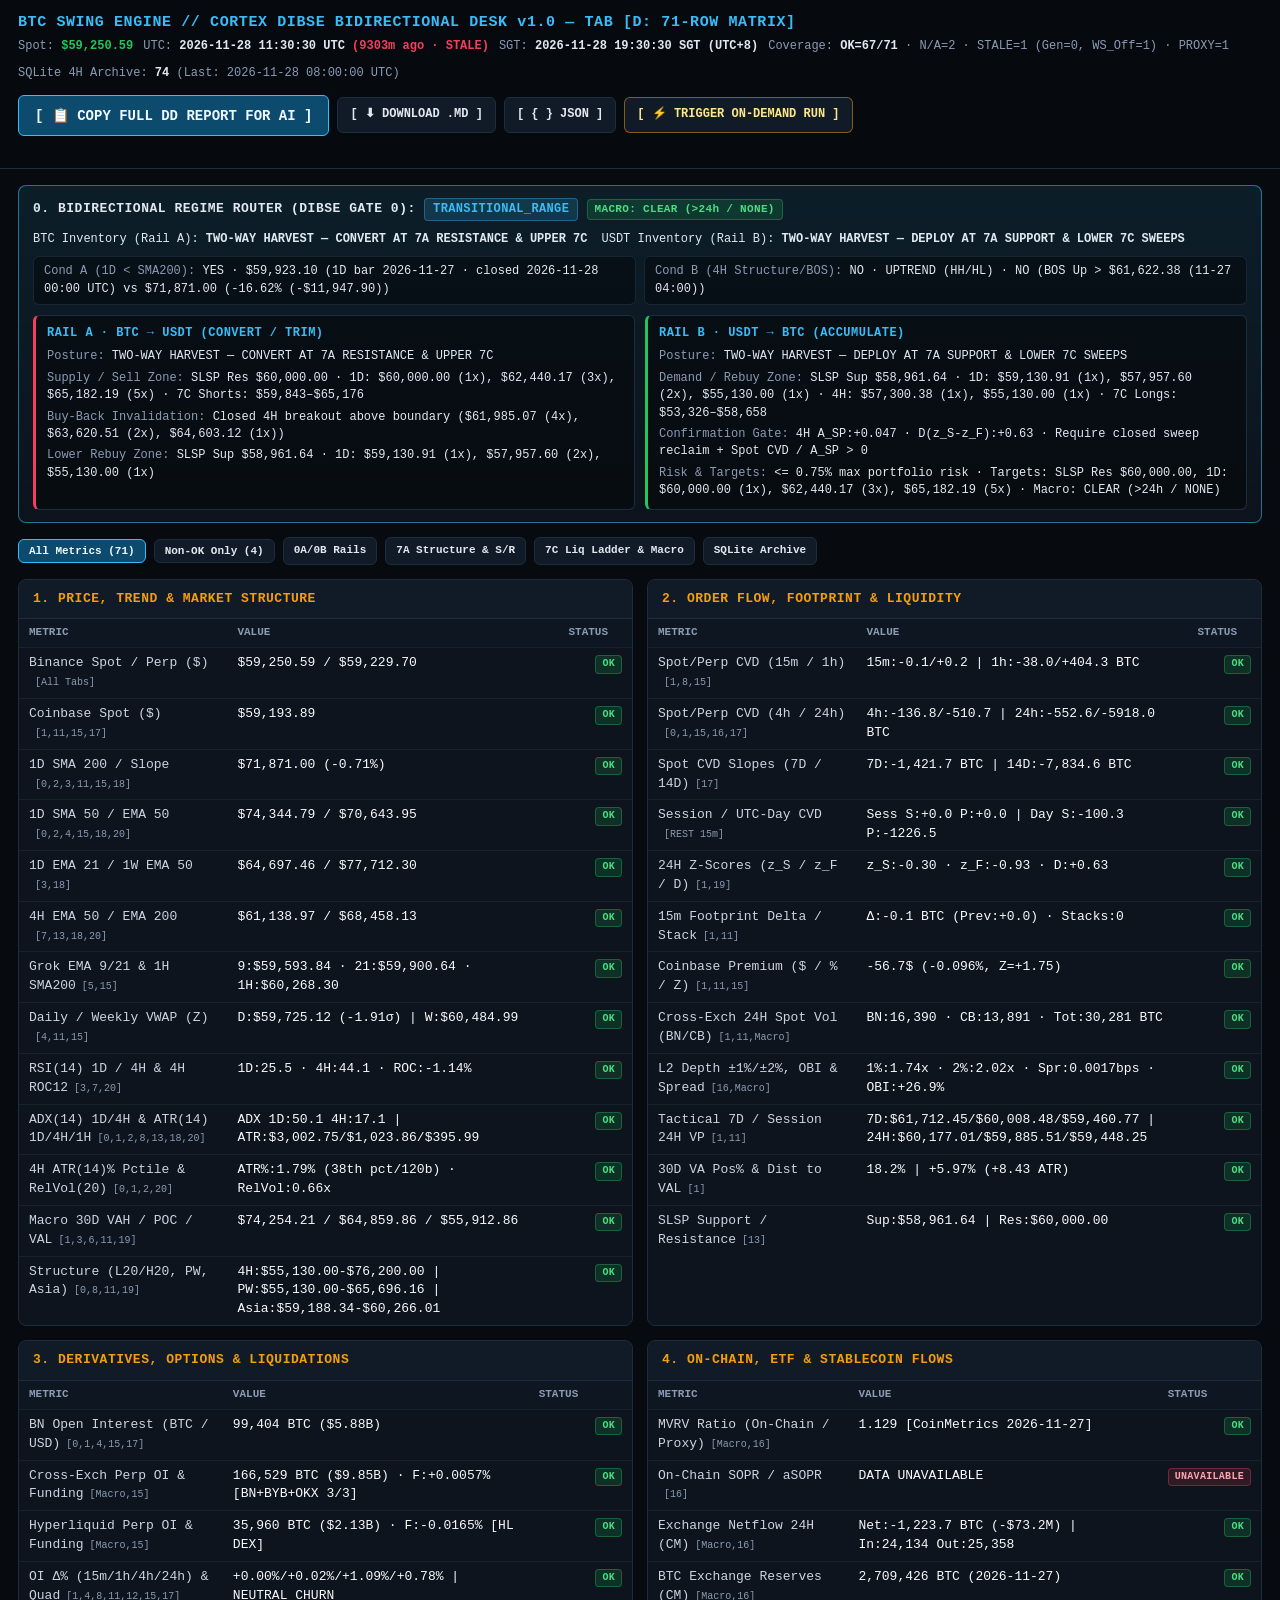
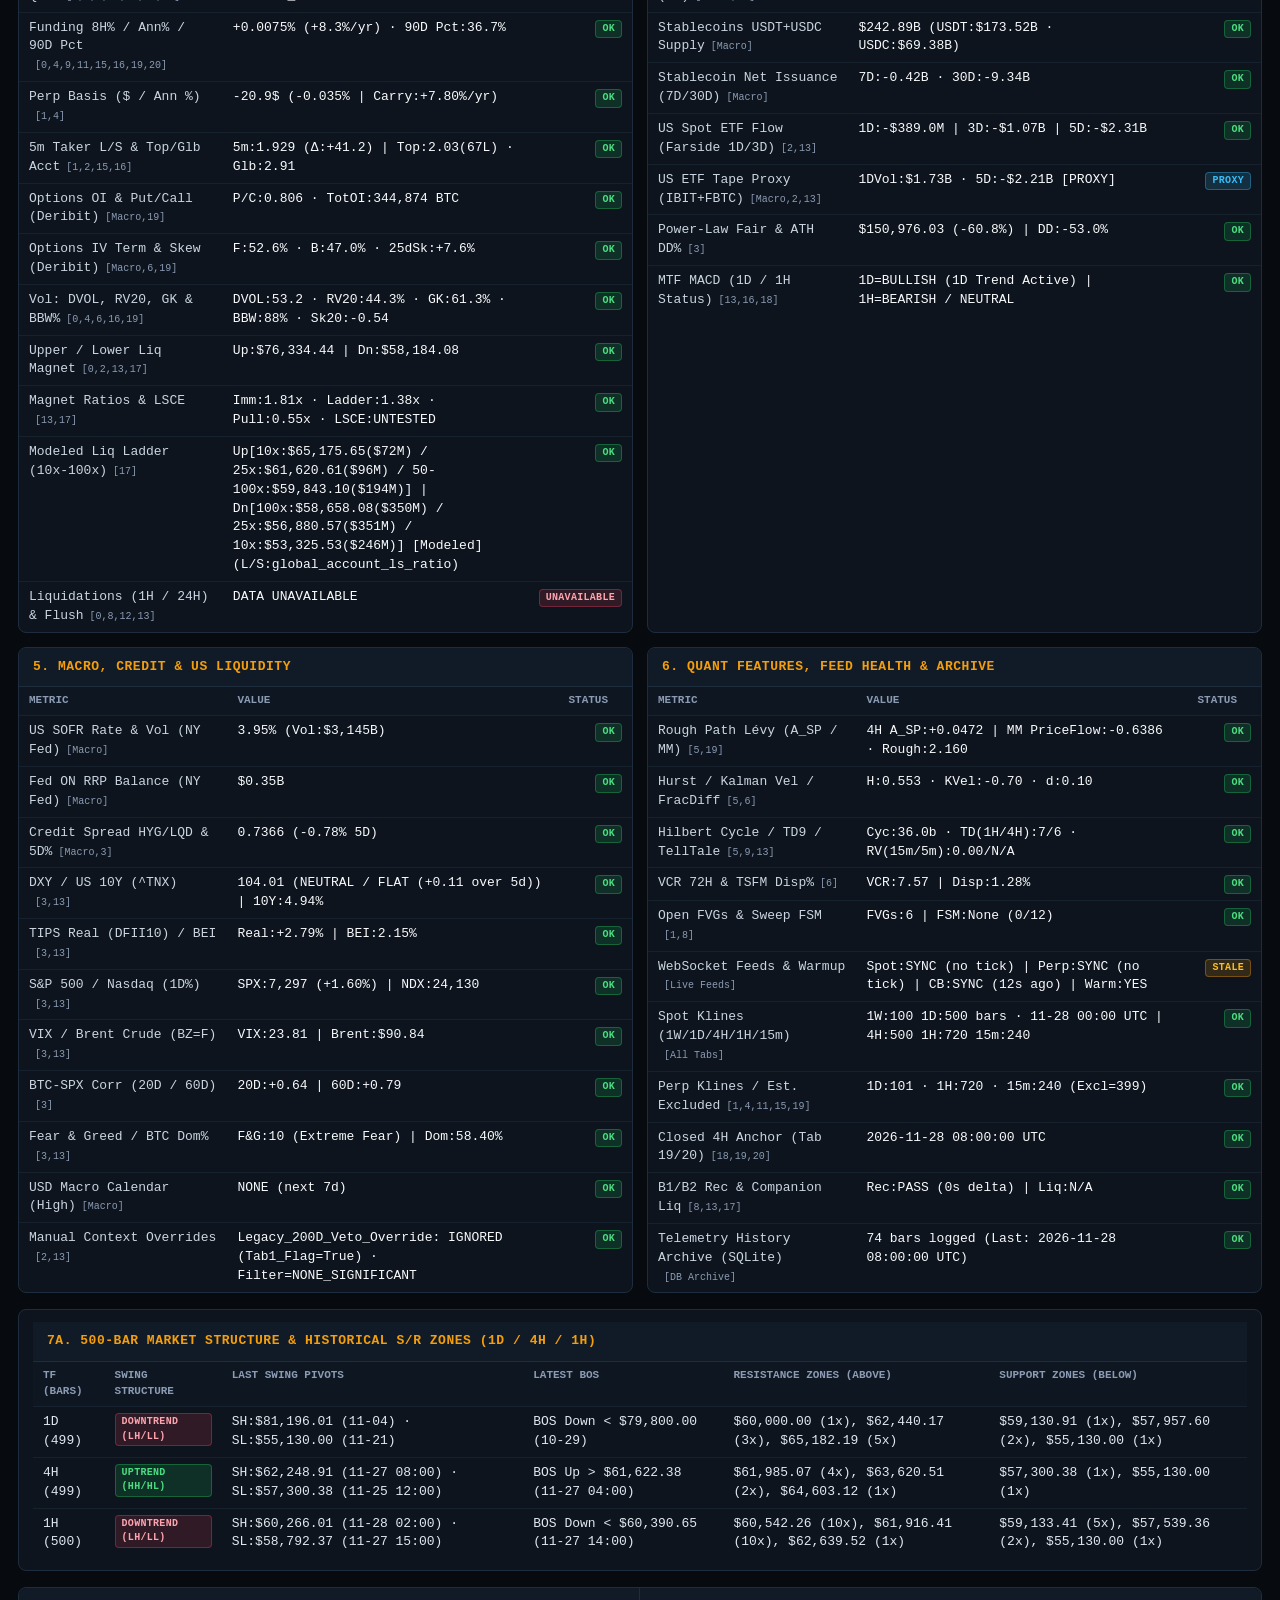
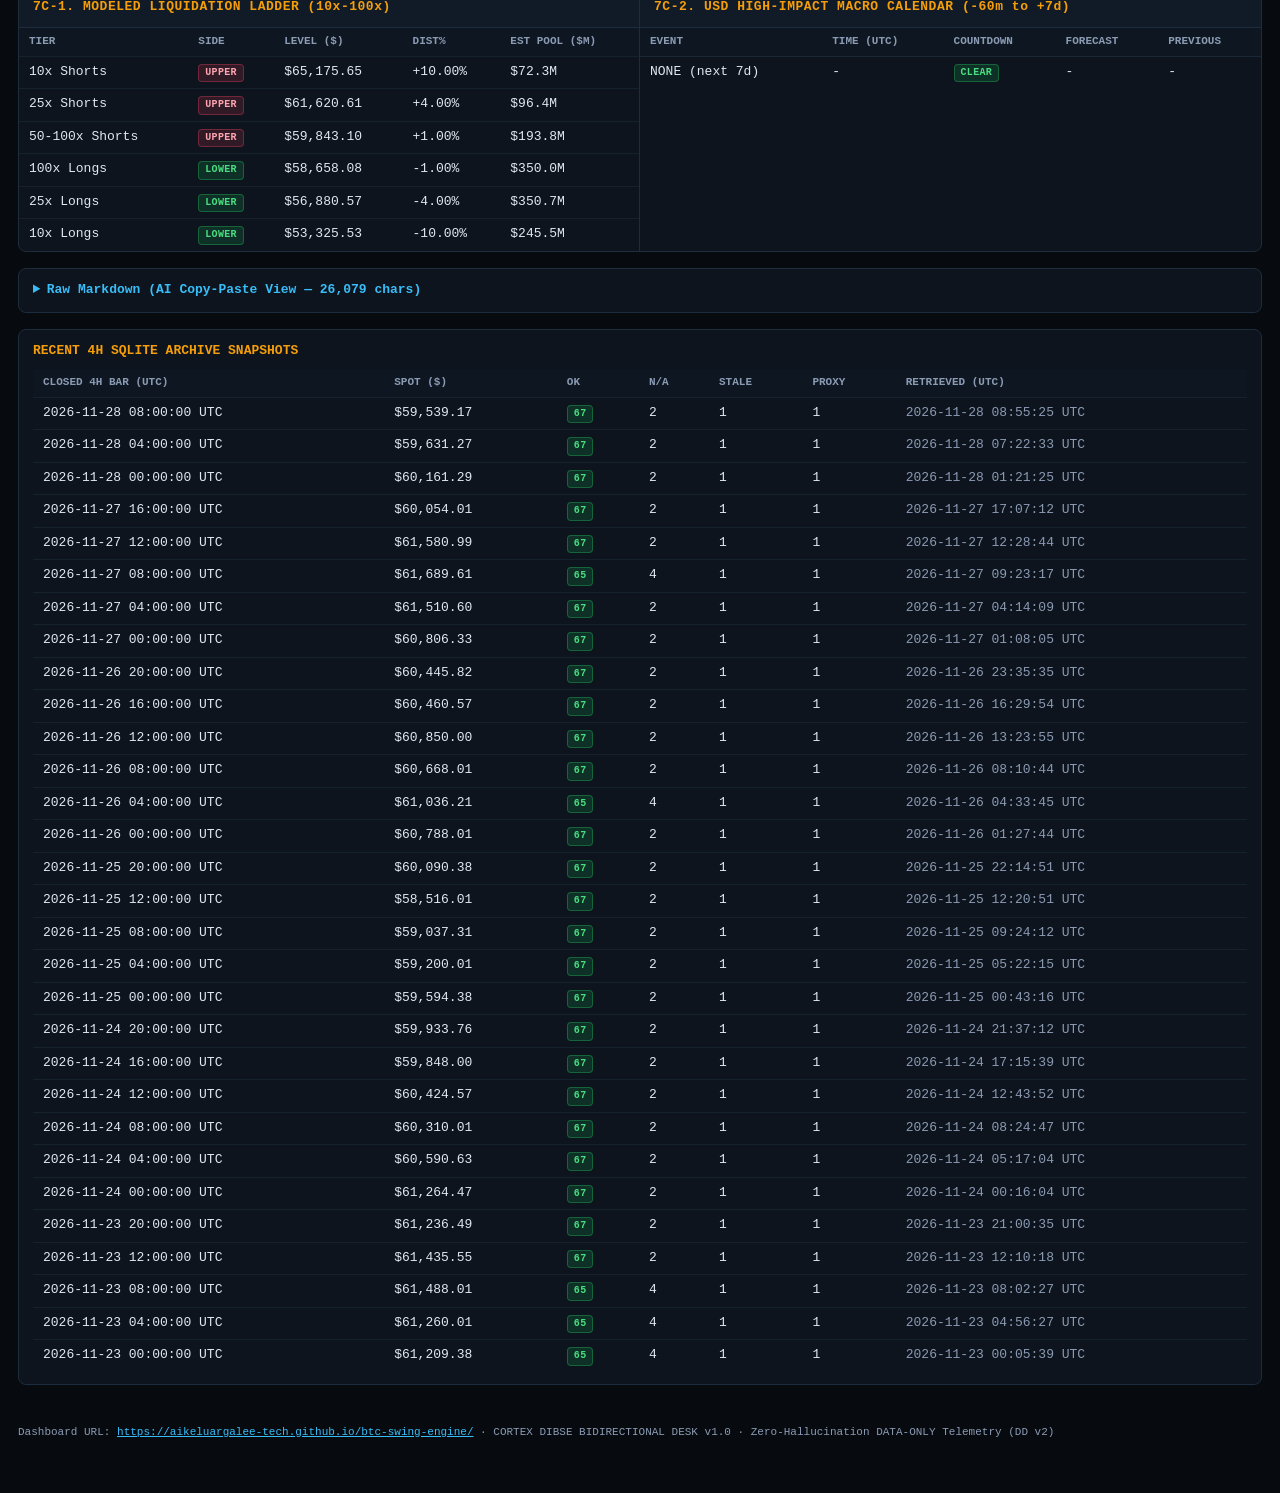
<file: docs/index.html>
<!DOCTYPE html>
<html lang="en">
<head>
<meta charset="utf-8">
<meta name="viewport" content="width=device-width, initial-scale=1">
<title>BTC Swing Engine — Tab [D: DATA HUB]</title>
<style>
  :root {
    --bg: #070b10;
    --panel: #0d141d;
    --panel-alt: #111b27;
    --border: #1e2d3d;
    --text: #e2e8f0;
    --muted: #8b9bb4;
    --cyan: #38bdf8;
    --amber: #f59e0b;
    --green: #22c55e;
    --red: #f43f5e;
    --mono: ui-monospace, SFMono-Regular, Menlo, Monaco, Consolas, "Liberation Mono", monospace;
  }
  * { box-sizing: border-box; }
  body {
    margin: 0;
    background: var(--bg);
    color: var(--text);
    font-family: var(--mono);
    font-size: 13px;
    line-height: 1.45;
  }
  header.topbar {
    position: sticky;
    top: 0;
    z-index: 20;
    background: rgba(7, 11, 16, 0.96);
    backdrop-filter: blur(8px);
    border-bottom: 1px solid var(--border);
    padding: 12px 18px;
  }
  .top-row {
    max-width: 1600px;
    margin: 0 auto;
    display: flex;
    flex-wrap: wrap;
    gap: 12px;
    align-items: center;
    justify-content: space-between;
  }
  .brand {
    display: flex;
    flex-direction: column;
    gap: 4px;
  }
  .brand-title {
    font-size: 15px;
    font-weight: 700;
    color: var(--cyan);
    letter-spacing: 0.04em;
  }
  .meta-line {
    font-size: 12px;
    color: var(--muted);
    display: flex;
    flex-wrap: wrap;
    gap: 10px;
  }
  .meta-line strong { color: var(--text); }
  .spot-pill {
    color: var(--green);
    font-weight: 700;
  }
  .actions {
    display: flex;
    flex-wrap: wrap;
    gap: 8px;
    align-items: center;
  }
  .btn {
    appearance: none;
    border: 1px solid var(--border);
    background: var(--panel-alt);
    color: var(--text);
    font-family: var(--mono);
    font-size: 12px;
    font-weight: 600;
    padding: 8px 12px;
    border-radius: 6px;
    cursor: pointer;
    text-decoration: none;
    transition: border-color 0.15s, background 0.15s;
  }
  .btn:hover {
    border-color: var(--cyan);
    background: #162334;
  }
  .btn-primary {
    background: #0c4a6e;
    border-color: var(--cyan);
    color: #f0f9ff;
    font-size: 14px;
    padding: 11px 16px;
  }
  .btn-primary:hover {
    background: #0369a1;
  }
  .btn-trigger {
    border-color: rgba(245, 158, 11, 0.5);
    color: #fde68a;
  }
  .copy-status {
    font-size: 11px;
    color: var(--green);
    min-height: 16px;
    margin-top: 4px;
  }
  main {
    max-width: 1600px;
    margin: 0 auto;
    padding: 16px 18px 40px;
  }
  .grid {
    display: grid;
    grid-template-columns: repeat(2, minmax(0, 1fr));
    gap: 14px;
  }
  @media (max-width: 1080px) {
    .grid { grid-template-columns: 1fr; }
  }
  .panel-card {
    background: var(--panel);
    border: 1px solid var(--border);
    border-radius: 8px;
    overflow: hidden;
  }
  .panel-card h2 {
    margin: 0;
    padding: 10px 14px;
    font-size: 13px;
    letter-spacing: 0.04em;
    color: var(--amber);
    background: var(--panel-alt);
    border-bottom: 1px solid var(--border);
  }
  .table-wrap {
    overflow-x: auto;
  }
  table {
    width: 100%;
    border-collapse: collapse;
  }
  th, td {
    padding: 6px 10px;
    border-bottom: 1px solid rgba(30, 45, 61, 0.55);
    text-align: left;
    vertical-align: top;
  }
  th {
    font-size: 11px;
    text-transform: uppercase;
    color: var(--muted);
    background: rgba(17, 27, 39, 0.5);
  }
  tr:last-child td { border-bottom: none; }
  .col-metric {
    width: 34%;
    color: #cbd5e1;
  }
  .tabs-tag {
    display: inline-block;
    margin-left: 6px;
    font-size: 10px;
    color: var(--muted);
  }
  .col-val {
    width: 54%;
    word-break: break-word;
  }
  .col-val code {
    color: #f8fafc;
    font-family: var(--mono);
  }
  .col-st {
    width: 12%;
    text-align: right;
    white-space: nowrap;
  }
  .badge {
    display: inline-block;
    padding: 1px 6px;
    border-radius: 4px;
    font-size: 10px;
    font-weight: 700;
    letter-spacing: 0.03em;
  }
  .badge-ok { background: rgba(34, 197, 94, 0.16); color: #4ade80; border: 1px solid rgba(34, 197, 94, 0.35); }
  .badge-proxy { background: rgba(56, 189, 248, 0.16); color: #38bdf8; border: 1px solid rgba(56, 189, 248, 0.35); }
  .badge-stale { background: rgba(245, 158, 11, 0.16); color: #fbbf24; border: 1px solid rgba(245, 158, 11, 0.35); }
  .badge-unavail { background: rgba(244, 63, 94, 0.15); color: #fda4af; border: 1px solid rgba(244, 63, 94, 0.35); }
  .section-extra {
    margin-top: 16px;
    background: var(--panel);
    border: 1px solid var(--border);
    border-radius: 8px;
    padding: 12px 14px;
  }
  details summary {
    cursor: pointer;
    color: var(--cyan);
    font-weight: 700;
  }
  textarea#raw-md {
    width: 100%;
    min-height: 320px;
    margin-top: 10px;
    background: #05080c;
    color: #cbd5e1;
    border: 1px solid var(--border);
    border-radius: 6px;
    padding: 10px;
    font-family: var(--mono);
    font-size: 12px;
  }
  .veto-banner {
    margin-bottom: 14px;
    border-radius: 8px;
    border: 1px solid var(--border);
    padding: 12px 14px;
    background: var(--panel);
  }
  .veto-active {
    border-color: rgba(244, 63, 94, 0.6);
    background: linear-gradient(180deg, rgba(244, 63, 94, 0.12), rgba(13, 20, 29, 0.96));
  }
  .veto-inactive {
    border-color: rgba(34, 197, 94, 0.5);
    background: linear-gradient(180deg, rgba(34, 197, 94, 0.10), rgba(13, 20, 29, 0.96));
  }
  .veto-undetermined {
    border-color: rgba(245, 158, 11, 0.55);
    background: linear-gradient(180deg, rgba(245, 158, 11, 0.12), rgba(13, 20, 29, 0.96));
  }
  .veto-range {
    border-color: rgba(56, 189, 248, 0.55);
    background: linear-gradient(180deg, rgba(56, 189, 248, 0.11), rgba(13, 20, 29, 0.96));
  }
  .rails-grid {
    display: grid;
    grid-template-columns: repeat(2, minmax(0, 1fr));
    gap: 10px;
    margin-top: 10px;
  }
  @media (max-width: 960px) {
    .rails-grid { grid-template-columns: 1fr; }
  }
  .rail-card {
    background: rgba(5, 8, 12, 0.65);
    border: 1px solid var(--border);
    border-radius: 6px;
    padding: 9px 11px;
    font-size: 12px;
  }
  .rail-card.rail-a { border-left: 3px solid var(--red); }
  .rail-card.rail-b { border-left: 3px solid var(--green); }
  .rail-title {
    font-weight: 700;
    font-size: 12px;
    letter-spacing: 0.04em;
    margin-bottom: 6px;
    color: var(--cyan);
  }
  .rail-row {
    margin-bottom: 4px;
    word-break: break-word;
  }
  .rail-row:last-child { margin-bottom: 0; }
  .veto-head {
    display: flex;
    flex-wrap: wrap;
    gap: 10px;
    align-items: center;
    justify-content: space-between;
    margin-bottom: 8px;
  }
  .veto-title {
    font-size: 13px;
    font-weight: 700;
    letter-spacing: 0.04em;
    color: var(--text);
  }
  .veto-posture {
    display: flex;
    flex-wrap: wrap;
    gap: 14px;
    font-size: 12px;
  }
  .veto-grid {
    display: grid;
    grid-template-columns: repeat(2, minmax(0, 1fr));
    gap: 8px;
    font-size: 12px;
  }
  @media (max-width: 960px) {
    .veto-grid { grid-template-columns: 1fr; }
  }
  .veto-cell {
    background: rgba(5, 8, 12, 0.55);
    border: 1px solid rgba(30, 45, 61, 0.75);
    border-radius: 6px;
    padding: 6px 10px;
    word-break: break-word;
  }
  .toolbar {
    display: flex;
    flex-wrap: wrap;
    gap: 8px;
    align-items: center;
    margin-bottom: 14px;
  }
  .btn-filter {
    padding: 5px 10px;
    font-size: 11px;
  }
  .btn-filter.is-active {
    border-color: var(--cyan);
    background: #0c4a6e;
    color: #f0f9ff;
  }
  .split-grid {
    display: grid;
    grid-template-columns: repeat(2, minmax(0, 1fr));
  }
  @media (max-width: 1080px) {
    .split-grid { grid-template-columns: 1fr; }
  }
  .split-pane {
    border-right: 1px solid var(--border);
  }
  .split-pane:last-child {
    border-right: none;
  }
  @media (max-width: 1080px) {
    .split-pane {
      border-right: none;
      border-bottom: 1px solid var(--border);
    }
    .split-pane:last-child {
      border-bottom: none;
    }
  }
  h2.sub-h2 {
    margin: 0;
    padding: 10px 14px;
    font-size: 13px;
    letter-spacing: 0.04em;
    color: var(--amber);
    background: var(--panel-alt);
    border-bottom: 1px solid var(--border);
  }
  .age-ok { color: var(--green); font-weight: 700; }
  .age-warn { color: var(--amber); font-weight: 700; }
  .age-stale { color: var(--red); font-weight: 700; }
  .dim { color: var(--muted); }
  footer {
    max-width: 1600px;
    margin: 0 auto 24px;
    padding: 0 18px;
    color: var(--muted);
    font-size: 11px;
  }
</style>
</head>
<body>
<header class="topbar">
  <div class="top-row">
    <div class="brand">
      <div class="brand-title">BTC SWING ENGINE // CORTEX DIBSE BIDIRECTIONAL DESK v1.0 — TAB [D: 71-ROW MATRIX]</div>
      <div class="meta-line">
        <span>Spot: <span class="spot-pill">$59,250.59</span></span>
        <span>UTC: <strong>2026-11-28 11:30:30 UTC</strong> <span id="snapshot-age"></span></span>
        <span>SGT: <strong>2026-11-28 19:30:30 SGT (UTC+8)</strong></span>
        <span>Coverage: <strong>OK=67/71</strong> · N/A=2 · STALE=1 (Gen=0, WS_Off=1) · PROXY=1</span>
        <span>SQLite 4H Archive: <strong>74</strong> (Last: 2026-11-28 08:00:00 UTC)</span>
      </div>
    </div>
    <div>
      <div class="actions">
        <button id="copy-dd-btn" class="btn btn-primary" type="button">[ &#x1F4CB; COPY FULL DD REPORT FOR AI ]</button>
        <button id="fresh-reload-btn" class="btn btn-trigger" type="button" style="display:none;"></button>
        <a class="btn" href="btc_data_hub_latest.md" download="btc_data_hub_latest.md">[ &#x2B07; DOWNLOAD .MD ]</a>
        <a class="btn" href="dd_latest.json" target="_blank" rel="noopener">[ { } JSON ]</a>
        <a class="btn btn-trigger" href="https://github.com/aikeluargalee-tech/btc-swing-engine/actions/workflows/dd_hourly.yml" target="_blank" rel="noopener">[ &#x26A1; TRIGGER ON-DEMAND RUN ]</a>
      </div>
      <div id="copy-status" class="copy-status"></div>
    </div>
  </div>
</header>

<main>
  <section id="veto" class="veto-banner veto-range"><div class="veto-head"><div class="veto-title">0. BIDIRECTIONAL REGIME ROUTER (DIBSE GATE 0): <span class="badge badge-proxy" style="font-size:12px;padding:2px 8px;">TRANSITIONAL_RANGE</span> <span class="badge badge-ok" style="font-size:11px;padding:2px 7px;">MACRO: CLEAR (&gt;24h / NONE)</span></div><div class="veto-posture"><span>BTC Inventory (Rail A): <strong>TWO-WAY HARVEST — CONVERT AT 7A RESISTANCE &amp; UPPER 7C</strong></span><span>USDT Inventory (Rail B): <strong>TWO-WAY HARVEST — DEPLOY AT 7A SUPPORT &amp; LOWER 7C SWEEPS</strong></span></div></div><div class="veto-grid"><div class="veto-cell"><span class="dim">Cond A (1D &lt; SMA200):</span> <code>YES</code> · <code>$59,923.10 (1D bar 2026-11-27 · closed 2026-11-28 00:00 UTC)</code> vs <code>$71,871.00</code> (<code>-16.62% (-$11,947.90)</code>)</div><div class="veto-cell"><span class="dim">Cond B (4H Structure/BOS):</span> <code>NO</code> · <code>UPTREND (HH/HL)</code> · <code>NO (BOS Up &gt; $61,622.38 (11-27 04:00))</code></div></div><div id="rails-0" class="rails-grid"><div class="rail-card rail-a"><div class="rail-title">RAIL A · BTC &rarr; USDT (CONVERT / TRIM)</div><div class="rail-row"><span class="dim">Posture:</span> <code>TWO-WAY HARVEST — CONVERT AT 7A RESISTANCE &amp; UPPER 7C</code></div><div class="rail-row"><span class="dim">Supply / Sell Zone:</span> <code>SLSP Res $60,000.00 · 1D: $60,000.00 (1x), $62,440.17 (3x), $65,182.19 (5x) · 7C Shorts: $59,843–$65,176</code></div><div class="rail-row"><span class="dim">Buy-Back Invalidation:</span> <code>Closed 4H breakout above boundary ($61,985.07 (4x), $63,620.51 (2x), $64,603.12 (1x))</code></div><div class="rail-row"><span class="dim">Lower Rebuy Zone:</span> <code>SLSP Sup $58,961.64 · 1D: $59,130.91 (1x), $57,957.60 (2x), $55,130.00 (1x)</code></div></div><div class="rail-card rail-b"><div class="rail-title">RAIL B · USDT &rarr; BTC (ACCUMULATE)</div><div class="rail-row"><span class="dim">Posture:</span> <code>TWO-WAY HARVEST — DEPLOY AT 7A SUPPORT &amp; LOWER 7C SWEEPS</code></div><div class="rail-row"><span class="dim">Demand / Rebuy Zone:</span> <code>SLSP Sup $58,961.64 · 1D: $59,130.91 (1x), $57,957.60 (2x), $55,130.00 (1x) · 4H: $57,300.38 (1x), $55,130.00 (1x) · 7C Longs: $53,326–$58,658</code></div><div class="rail-row"><span class="dim">Confirmation Gate:</span> <code>4H A_SP:+0.047 · D(z_S-z_F):+0.63 · Require closed sweep reclaim + Spot CVD / A_SP &gt; 0</code></div><div class="rail-row"><span class="dim">Risk &amp; Targets:</span> <code>&lt;= 0.75% max portfolio risk · Targets: SLSP Res $60,000.00, 1D: $60,000.00 (1x), $62,440.17 (3x), $65,182.19 (5x) · Macro: CLEAR (&gt;24h / NONE)</code></div></div></div></section>

  <div class="toolbar">
    <button id="flt-all" class="btn btn-filter is-active" type="button">All Metrics (71)</button>
    <button id="flt-issues" class="btn btn-filter" type="button">Non-OK Only (4)</button>
    <a class="btn btn-filter" href="#rails-0">0A/0B Rails</a>
    <a class="btn btn-filter" href="#structure-7a">7A Structure &amp; S/R</a>
    <a class="btn btn-filter" href="#liq-macro-7c">7C Liq Ladder &amp; Macro</a>
    <a class="btn btn-filter" href="#archive-7">SQLite Archive</a>
  </div>

  <div class="grid">
    <section class="panel-card"><h2>1. PRICE, TREND &amp; MARKET STRUCTURE</h2><div class="table-wrap"><table><thead><tr><th>Metric</th><th>Value</th><th>Status</th></tr></thead><tbody><tr class="metric-row" data-status="OK"><td class="col-metric">Binance Spot / Perp ($)<span class="tabs-tag">[All Tabs]</span></td><td class="col-val"><code>$59,250.59 / $59,229.70</code></td><td class="col-st"><span class="badge badge-ok">OK</span></td></tr><tr class="metric-row" data-status="OK"><td class="col-metric">Coinbase Spot ($)<span class="tabs-tag">[1,11,15,17]</span></td><td class="col-val"><code>$59,193.89</code></td><td class="col-st"><span class="badge badge-ok">OK</span></td></tr><tr class="metric-row" data-status="OK"><td class="col-metric">1D SMA 200 / Slope<span class="tabs-tag">[0,2,3,11,15,18]</span></td><td class="col-val"><code>$71,871.00 (-0.71%)</code></td><td class="col-st"><span class="badge badge-ok">OK</span></td></tr><tr class="metric-row" data-status="OK"><td class="col-metric">1D SMA 50 / EMA 50<span class="tabs-tag">[0,2,4,15,18,20]</span></td><td class="col-val"><code>$74,344.79 / $70,643.95</code></td><td class="col-st"><span class="badge badge-ok">OK</span></td></tr><tr class="metric-row" data-status="OK"><td class="col-metric">1D EMA 21 / 1W EMA 50<span class="tabs-tag">[3,18]</span></td><td class="col-val"><code>$64,697.46 / $77,712.30</code></td><td class="col-st"><span class="badge badge-ok">OK</span></td></tr><tr class="metric-row" data-status="OK"><td class="col-metric">4H EMA 50 / EMA 200<span class="tabs-tag">[7,13,18,20]</span></td><td class="col-val"><code>$61,138.97 / $68,458.13</code></td><td class="col-st"><span class="badge badge-ok">OK</span></td></tr><tr class="metric-row" data-status="OK"><td class="col-metric">Grok EMA 9/21 &amp; 1H SMA200<span class="tabs-tag">[5,15]</span></td><td class="col-val"><code>9:$59,593.84 · 21:$59,900.64 · 1H:$60,268.30</code></td><td class="col-st"><span class="badge badge-ok">OK</span></td></tr><tr class="metric-row" data-status="OK"><td class="col-metric">Daily / Weekly VWAP (Z)<span class="tabs-tag">[4,11,15]</span></td><td class="col-val"><code>D:$59,725.12 (-1.91σ) | W:$60,484.99</code></td><td class="col-st"><span class="badge badge-ok">OK</span></td></tr><tr class="metric-row" data-status="OK"><td class="col-metric">RSI(14) 1D / 4H &amp; 4H ROC12<span class="tabs-tag">[3,7,20]</span></td><td class="col-val"><code>1D:25.5 · 4H:44.1 · ROC:-1.14%</code></td><td class="col-st"><span class="badge badge-ok">OK</span></td></tr><tr class="metric-row" data-status="OK"><td class="col-metric">ADX(14) 1D/4H &amp; ATR(14) 1D/4H/1H<span class="tabs-tag">[0,1,2,8,13,18,20]</span></td><td class="col-val"><code>ADX 1D:50.1 4H:17.1 | ATR:$3,002.75/$1,023.86/$395.99</code></td><td class="col-st"><span class="badge badge-ok">OK</span></td></tr><tr class="metric-row" data-status="OK"><td class="col-metric">4H ATR(14)% Pctile &amp; RelVol(20)<span class="tabs-tag">[0,1,2,20]</span></td><td class="col-val"><code>ATR%:1.79% (38th pct/120b) · RelVol:0.66x</code></td><td class="col-st"><span class="badge badge-ok">OK</span></td></tr><tr class="metric-row" data-status="OK"><td class="col-metric">Macro 30D VAH / POC / VAL<span class="tabs-tag">[1,3,6,11,19]</span></td><td class="col-val"><code>$74,254.21 / $64,859.86 / $55,912.86</code></td><td class="col-st"><span class="badge badge-ok">OK</span></td></tr><tr class="metric-row" data-status="OK"><td class="col-metric">Structure (L20/H20, PW, Asia)<span class="tabs-tag">[0,8,11,19]</span></td><td class="col-val"><code>4H:$55,130.00-$76,200.00 | PW:$55,130.00-$65,696.16 | Asia:$59,188.34-$60,266.01</code></td><td class="col-st"><span class="badge badge-ok">OK</span></td></tr></tbody></table></div></section><section class="panel-card"><h2>2. ORDER FLOW, FOOTPRINT &amp; LIQUIDITY</h2><div class="table-wrap"><table><thead><tr><th>Metric</th><th>Value</th><th>Status</th></tr></thead><tbody><tr class="metric-row" data-status="OK"><td class="col-metric">Spot/Perp CVD (15m / 1h)<span class="tabs-tag">[1,8,15]</span></td><td class="col-val"><code>15m:-0.1/+0.2 | 1h:-38.0/+404.3 BTC</code></td><td class="col-st"><span class="badge badge-ok">OK</span></td></tr><tr class="metric-row" data-status="OK"><td class="col-metric">Spot/Perp CVD (4h / 24h)<span class="tabs-tag">[0,1,15,16,17]</span></td><td class="col-val"><code>4h:-136.8/-510.7 | 24h:-552.6/-5918.0 BTC</code></td><td class="col-st"><span class="badge badge-ok">OK</span></td></tr><tr class="metric-row" data-status="OK"><td class="col-metric">Spot CVD Slopes (7D / 14D)<span class="tabs-tag">[17]</span></td><td class="col-val"><code>7D:-1,421.7 BTC | 14D:-7,834.6 BTC</code></td><td class="col-st"><span class="badge badge-ok">OK</span></td></tr><tr class="metric-row" data-status="OK"><td class="col-metric">Session / UTC-Day CVD<span class="tabs-tag">[REST 15m]</span></td><td class="col-val"><code>Sess S:+0.0 P:+0.0 | Day S:-100.3 P:-1226.5</code></td><td class="col-st"><span class="badge badge-ok">OK</span></td></tr><tr class="metric-row" data-status="OK"><td class="col-metric">24H Z-Scores (z_S / z_F / D)<span class="tabs-tag">[1,19]</span></td><td class="col-val"><code>z_S:-0.30 · z_F:-0.93 · D:+0.63</code></td><td class="col-st"><span class="badge badge-ok">OK</span></td></tr><tr class="metric-row" data-status="OK"><td class="col-metric">15m Footprint Delta / Stack<span class="tabs-tag">[1,11]</span></td><td class="col-val"><code>Δ:-0.1 BTC (Prev:+0.0) · Stacks:0</code></td><td class="col-st"><span class="badge badge-ok">OK</span></td></tr><tr class="metric-row" data-status="OK"><td class="col-metric">Coinbase Premium ($ / % / Z)<span class="tabs-tag">[1,11,15]</span></td><td class="col-val"><code>-56.7$ (-0.096%, Z=+1.75)</code></td><td class="col-st"><span class="badge badge-ok">OK</span></td></tr><tr class="metric-row" data-status="OK"><td class="col-metric">Cross-Exch 24H Spot Vol (BN/CB)<span class="tabs-tag">[1,11,Macro]</span></td><td class="col-val"><code>BN:16,390 · CB:13,891 · Tot:30,281 BTC</code></td><td class="col-st"><span class="badge badge-ok">OK</span></td></tr><tr class="metric-row" data-status="OK"><td class="col-metric">L2 Depth ±1%/±2%, OBI &amp; Spread<span class="tabs-tag">[16,Macro]</span></td><td class="col-val"><code>1%:1.74x · 2%:2.02x · Spr:0.0017bps · OBI:+26.9%</code></td><td class="col-st"><span class="badge badge-ok">OK</span></td></tr><tr class="metric-row" data-status="OK"><td class="col-metric">Tactical 7D / Session 24H VP<span class="tabs-tag">[1,11]</span></td><td class="col-val"><code>7D:$61,712.45/$60,008.48/$59,460.77 | 24H:$60,177.01/$59,885.51/$59,448.25</code></td><td class="col-st"><span class="badge badge-ok">OK</span></td></tr><tr class="metric-row" data-status="OK"><td class="col-metric">30D VA Pos% &amp; Dist to VAL<span class="tabs-tag">[1]</span></td><td class="col-val"><code>18.2% | +5.97% (+8.43 ATR)</code></td><td class="col-st"><span class="badge badge-ok">OK</span></td></tr><tr class="metric-row" data-status="OK"><td class="col-metric">SLSP Support / Resistance<span class="tabs-tag">[13]</span></td><td class="col-val"><code>Sup:$58,961.64 | Res:$60,000.00</code></td><td class="col-st"><span class="badge badge-ok">OK</span></td></tr></tbody></table></div></section><section class="panel-card"><h2>3. DERIVATIVES, OPTIONS &amp; LIQUIDATIONS</h2><div class="table-wrap"><table><thead><tr><th>Metric</th><th>Value</th><th>Status</th></tr></thead><tbody><tr class="metric-row" data-status="OK"><td class="col-metric">BN Open Interest (BTC / USD)<span class="tabs-tag">[0,1,4,15,17]</span></td><td class="col-val"><code>99,404 BTC ($5.88B)</code></td><td class="col-st"><span class="badge badge-ok">OK</span></td></tr><tr class="metric-row" data-status="OK"><td class="col-metric">Cross-Exch Perp OI &amp; Funding<span class="tabs-tag">[Macro,15]</span></td><td class="col-val"><code>166,529 BTC ($9.85B) · F:+0.0057% [BN+BYB+OKX 3/3]</code></td><td class="col-st"><span class="badge badge-ok">OK</span></td></tr><tr class="metric-row" data-status="OK"><td class="col-metric">Hyperliquid Perp OI &amp; Funding<span class="tabs-tag">[Macro,15]</span></td><td class="col-val"><code>35,960 BTC ($2.13B) · F:-0.0165% [HL DEX]</code></td><td class="col-st"><span class="badge badge-ok">OK</span></td></tr><tr class="metric-row" data-status="OK"><td class="col-metric">OI Δ% (15m/1h/4h/24h) &amp; Quad<span class="tabs-tag">[1,4,8,11,12,15,17]</span></td><td class="col-val"><code>+0.00%/+0.02%/+1.09%/+0.78% | NEUTRAL_CHURN</code></td><td class="col-st"><span class="badge badge-ok">OK</span></td></tr><tr class="metric-row" data-status="OK"><td class="col-metric">Funding 8H% / Ann% / 90D Pct<span class="tabs-tag">[0,4,9,11,15,16,19,20]</span></td><td class="col-val"><code>+0.0075% (+8.3%/yr) · 90D Pct:36.7%</code></td><td class="col-st"><span class="badge badge-ok">OK</span></td></tr><tr class="metric-row" data-status="OK"><td class="col-metric">Perp Basis ($ / Ann %)<span class="tabs-tag">[1,4]</span></td><td class="col-val"><code>-20.9$ (-0.035% | Carry:+7.80%/yr)</code></td><td class="col-st"><span class="badge badge-ok">OK</span></td></tr><tr class="metric-row" data-status="OK"><td class="col-metric">5m Taker L/S &amp; Top/Glb Acct<span class="tabs-tag">[1,2,15,16]</span></td><td class="col-val"><code>5m:1.929 (Δ:+41.2) | Top:2.03(67L) · Glb:2.91</code></td><td class="col-st"><span class="badge badge-ok">OK</span></td></tr><tr class="metric-row" data-status="OK"><td class="col-metric">Options OI &amp; Put/Call (Deribit)<span class="tabs-tag">[Macro,19]</span></td><td class="col-val"><code>P/C:0.806 · TotOI:344,874 BTC</code></td><td class="col-st"><span class="badge badge-ok">OK</span></td></tr><tr class="metric-row" data-status="OK"><td class="col-metric">Options IV Term &amp; Skew (Deribit)<span class="tabs-tag">[Macro,6,19]</span></td><td class="col-val"><code>F:52.6% · B:47.0% · 25dSk:+7.6%</code></td><td class="col-st"><span class="badge badge-ok">OK</span></td></tr><tr class="metric-row" data-status="OK"><td class="col-metric">Vol: DVOL, RV20, GK &amp; BBW%<span class="tabs-tag">[0,4,6,16,19]</span></td><td class="col-val"><code>DVOL:53.2 · RV20:44.3% · GK:61.3% · BBW:88% · Sk20:-0.54</code></td><td class="col-st"><span class="badge badge-ok">OK</span></td></tr><tr class="metric-row" data-status="OK"><td class="col-metric">Upper / Lower Liq Magnet<span class="tabs-tag">[0,2,13,17]</span></td><td class="col-val"><code>Up:$76,334.44 | Dn:$58,184.08</code></td><td class="col-st"><span class="badge badge-ok">OK</span></td></tr><tr class="metric-row" data-status="OK"><td class="col-metric">Magnet Ratios &amp; LSCE<span class="tabs-tag">[13,17]</span></td><td class="col-val"><code>Imm:1.81x · Ladder:1.38x · Pull:0.55x · LSCE:UNTESTED</code></td><td class="col-st"><span class="badge badge-ok">OK</span></td></tr><tr class="metric-row" data-status="OK"><td class="col-metric">Modeled Liq Ladder (10x-100x)<span class="tabs-tag">[17]</span></td><td class="col-val"><code>Up[10x:$65,175.65($72M) / 25x:$61,620.61($96M) / 50-100x:$59,843.10($194M)] | Dn[100x:$58,658.08($350M) / 25x:$56,880.57($351M) / 10x:$53,325.53($246M)] [Modeled] (L/S:global_account_ls_ratio)</code></td><td class="col-st"><span class="badge badge-ok">OK</span></td></tr><tr class="metric-row" data-status="UNAVAILABLE"><td class="col-metric">Liquidations (1H / 24H) &amp; Flush<span class="tabs-tag">[0,8,12,13]</span></td><td class="col-val"><code>DATA UNAVAILABLE</code></td><td class="col-st"><span class="badge badge-unavail">UNAVAILABLE</span></td></tr></tbody></table></div></section><section class="panel-card"><h2>4. ON-CHAIN, ETF &amp; STABLECOIN FLOWS</h2><div class="table-wrap"><table><thead><tr><th>Metric</th><th>Value</th><th>Status</th></tr></thead><tbody><tr class="metric-row" data-status="OK"><td class="col-metric">MVRV Ratio (On-Chain / Proxy)<span class="tabs-tag">[Macro,16]</span></td><td class="col-val"><code>1.129 [CoinMetrics 2026-11-27]</code></td><td class="col-st"><span class="badge badge-ok">OK</span></td></tr><tr class="metric-row" data-status="UNAVAILABLE"><td class="col-metric">On-Chain SOPR / aSOPR<span class="tabs-tag">[16]</span></td><td class="col-val"><code>DATA UNAVAILABLE</code></td><td class="col-st"><span class="badge badge-unavail">UNAVAILABLE</span></td></tr><tr class="metric-row" data-status="OK"><td class="col-metric">Exchange Netflow 24H (CM)<span class="tabs-tag">[Macro,16]</span></td><td class="col-val"><code>Net:-1,223.7 BTC (-$73.2M) | In:24,134 Out:25,358</code></td><td class="col-st"><span class="badge badge-ok">OK</span></td></tr><tr class="metric-row" data-status="OK"><td class="col-metric">BTC Exchange Reserves (CM)<span class="tabs-tag">[Macro,16]</span></td><td class="col-val"><code>2,709,426 BTC (2026-11-27)</code></td><td class="col-st"><span class="badge badge-ok">OK</span></td></tr><tr class="metric-row" data-status="OK"><td class="col-metric">Stablecoins USDT+USDC Supply<span class="tabs-tag">[Macro]</span></td><td class="col-val"><code>$242.89B (USDT:$173.52B · USDC:$69.38B)</code></td><td class="col-st"><span class="badge badge-ok">OK</span></td></tr><tr class="metric-row" data-status="OK"><td class="col-metric">Stablecoin Net Issuance (7D/30D)<span class="tabs-tag">[Macro]</span></td><td class="col-val"><code>7D:-0.42B · 30D:-9.34B</code></td><td class="col-st"><span class="badge badge-ok">OK</span></td></tr><tr class="metric-row" data-status="OK"><td class="col-metric">US Spot ETF Flow (Farside 1D/3D)<span class="tabs-tag">[2,13]</span></td><td class="col-val"><code>1D:-$389.0M | 3D:-$1.07B | 5D:-$2.31B</code></td><td class="col-st"><span class="badge badge-ok">OK</span></td></tr><tr class="metric-row" data-status="PROXY"><td class="col-metric">US ETF Tape Proxy (IBIT+FBTC)<span class="tabs-tag">[Macro,2,13]</span></td><td class="col-val"><code>1DVol:$1.73B · 5D:-$2.21B [PROXY]</code></td><td class="col-st"><span class="badge badge-proxy">PROXY</span></td></tr><tr class="metric-row" data-status="OK"><td class="col-metric">Power-Law Fair &amp; ATH DD%<span class="tabs-tag">[3]</span></td><td class="col-val"><code>$150,976.03 (-60.8%) | DD:-53.0%</code></td><td class="col-st"><span class="badge badge-ok">OK</span></td></tr><tr class="metric-row" data-status="OK"><td class="col-metric">MTF MACD (1D / 1H Status)<span class="tabs-tag">[13,16,18]</span></td><td class="col-val"><code>1D=BULLISH (1D Trend Active) | 1H=BEARISH / NEUTRAL</code></td><td class="col-st"><span class="badge badge-ok">OK</span></td></tr></tbody></table></div></section><section class="panel-card"><h2>5. MACRO, CREDIT &amp; US LIQUIDITY</h2><div class="table-wrap"><table><thead><tr><th>Metric</th><th>Value</th><th>Status</th></tr></thead><tbody><tr class="metric-row" data-status="OK"><td class="col-metric">US SOFR Rate &amp; Vol (NY Fed)<span class="tabs-tag">[Macro]</span></td><td class="col-val"><code>3.95% (Vol:$3,145B)</code></td><td class="col-st"><span class="badge badge-ok">OK</span></td></tr><tr class="metric-row" data-status="OK"><td class="col-metric">Fed ON RRP Balance (NY Fed)<span class="tabs-tag">[Macro]</span></td><td class="col-val"><code>$0.35B</code></td><td class="col-st"><span class="badge badge-ok">OK</span></td></tr><tr class="metric-row" data-status="OK"><td class="col-metric">Credit Spread HYG/LQD &amp; 5D%<span class="tabs-tag">[Macro,3]</span></td><td class="col-val"><code>0.7366 (-0.78% 5D)</code></td><td class="col-st"><span class="badge badge-ok">OK</span></td></tr><tr class="metric-row" data-status="OK"><td class="col-metric">DXY / US 10Y (^TNX)<span class="tabs-tag">[3,13]</span></td><td class="col-val"><code>104.01 (NEUTRAL / FLAT (+0.11 over 5d)) | 10Y:4.94%</code></td><td class="col-st"><span class="badge badge-ok">OK</span></td></tr><tr class="metric-row" data-status="OK"><td class="col-metric">TIPS Real (DFII10) / BEI<span class="tabs-tag">[3,13]</span></td><td class="col-val"><code>Real:+2.79% | BEI:2.15%</code></td><td class="col-st"><span class="badge badge-ok">OK</span></td></tr><tr class="metric-row" data-status="OK"><td class="col-metric">S&amp;P 500 / Nasdaq (1D%)<span class="tabs-tag">[3,13]</span></td><td class="col-val"><code>SPX:7,297 (+1.60%) | NDX:24,130</code></td><td class="col-st"><span class="badge badge-ok">OK</span></td></tr><tr class="metric-row" data-status="OK"><td class="col-metric">VIX / Brent Crude (BZ=F)<span class="tabs-tag">[3,13]</span></td><td class="col-val"><code>VIX:23.81 | Brent:$90.84</code></td><td class="col-st"><span class="badge badge-ok">OK</span></td></tr><tr class="metric-row" data-status="OK"><td class="col-metric">BTC-SPX Corr (20D / 60D)<span class="tabs-tag">[3]</span></td><td class="col-val"><code>20D:+0.64 | 60D:+0.79</code></td><td class="col-st"><span class="badge badge-ok">OK</span></td></tr><tr class="metric-row" data-status="OK"><td class="col-metric">Fear &amp; Greed / BTC Dom%<span class="tabs-tag">[3,13]</span></td><td class="col-val"><code>F&amp;G:10 (Extreme Fear) | Dom:58.40%</code></td><td class="col-st"><span class="badge badge-ok">OK</span></td></tr><tr class="metric-row" data-status="OK"><td class="col-metric">USD Macro Calendar (High)<span class="tabs-tag">[Macro]</span></td><td class="col-val"><code>NONE (next 7d)</code></td><td class="col-st"><span class="badge badge-ok">OK</span></td></tr><tr class="metric-row" data-status="OK"><td class="col-metric">Manual Context Overrides<span class="tabs-tag">[2,13]</span></td><td class="col-val"><code>Legacy_200D_Veto_Override: IGNORED (Tab1_Flag=True) · Filter=NONE_SIGNIFICANT</code></td><td class="col-st"><span class="badge badge-ok">OK</span></td></tr></tbody></table></div></section><section class="panel-card"><h2>6. QUANT FEATURES, FEED HEALTH &amp; ARCHIVE</h2><div class="table-wrap"><table><thead><tr><th>Metric</th><th>Value</th><th>Status</th></tr></thead><tbody><tr class="metric-row" data-status="OK"><td class="col-metric">Rough Path Lévy (A_SP / MM)<span class="tabs-tag">[5,19]</span></td><td class="col-val"><code>4H A_SP:+0.0472 | MM PriceFlow:-0.6386 · Rough:2.160</code></td><td class="col-st"><span class="badge badge-ok">OK</span></td></tr><tr class="metric-row" data-status="OK"><td class="col-metric">Hurst / Kalman Vel / FracDiff<span class="tabs-tag">[5,6]</span></td><td class="col-val"><code>H:0.553 · KVel:-0.70 · d:0.10</code></td><td class="col-st"><span class="badge badge-ok">OK</span></td></tr><tr class="metric-row" data-status="OK"><td class="col-metric">Hilbert Cycle / TD9 / TellTale<span class="tabs-tag">[5,9,13]</span></td><td class="col-val"><code>Cyc:36.0b · TD(1H/4H):7/6 · RV(15m/5m):0.00/N/A</code></td><td class="col-st"><span class="badge badge-ok">OK</span></td></tr><tr class="metric-row" data-status="OK"><td class="col-metric">VCR 72H &amp; TSFM Disp%<span class="tabs-tag">[6]</span></td><td class="col-val"><code>VCR:7.57 | Disp:1.28%</code></td><td class="col-st"><span class="badge badge-ok">OK</span></td></tr><tr class="metric-row" data-status="OK"><td class="col-metric">Open FVGs &amp; Sweep FSM<span class="tabs-tag">[1,8]</span></td><td class="col-val"><code>FVGs:6 | FSM:None (0/12)</code></td><td class="col-st"><span class="badge badge-ok">OK</span></td></tr><tr class="metric-row" data-status="STALE"><td class="col-metric">WebSocket Feeds &amp; Warmup<span class="tabs-tag">[Live Feeds]</span></td><td class="col-val"><code>Spot:SYNC (no tick) | Perp:SYNC (no tick) | CB:SYNC (12s ago) | Warm:YES</code></td><td class="col-st"><span class="badge badge-stale">STALE</span></td></tr><tr class="metric-row" data-status="OK"><td class="col-metric">Spot Klines (1W/1D/4H/1H/15m)<span class="tabs-tag">[All Tabs]</span></td><td class="col-val"><code>1W:100 1D:500 bars · 11-28 00:00 UTC | 4H:500 1H:720 15m:240</code></td><td class="col-st"><span class="badge badge-ok">OK</span></td></tr><tr class="metric-row" data-status="OK"><td class="col-metric">Perp Klines / Est. Excluded<span class="tabs-tag">[1,4,11,15,19]</span></td><td class="col-val"><code>1D:101 · 1H:720 · 15m:240 (Excl=399)</code></td><td class="col-st"><span class="badge badge-ok">OK</span></td></tr><tr class="metric-row" data-status="OK"><td class="col-metric">Closed 4H Anchor (Tab 19/20)<span class="tabs-tag">[18,19,20]</span></td><td class="col-val"><code>2026-11-28 08:00:00 UTC</code></td><td class="col-st"><span class="badge badge-ok">OK</span></td></tr><tr class="metric-row" data-status="OK"><td class="col-metric">B1/B2 Rec &amp; Companion Liq<span class="tabs-tag">[8,13,17]</span></td><td class="col-val"><code>Rec:PASS (0s delta) | Liq:N/A</code></td><td class="col-st"><span class="badge badge-ok">OK</span></td></tr><tr class="metric-row" data-status="OK"><td class="col-metric">Telemetry History Archive (SQLite)<span class="tabs-tag">[DB Archive]</span></td><td class="col-val"><code>74 bars logged (Last: 2026-11-28 08:00:00 UTC)</code></td><td class="col-st"><span class="badge badge-ok">OK</span></td></tr></tbody></table></div></section>
  </div>

  <section id="structure-7a" class="section-extra panel-card"><h2>7A. 500-BAR MARKET STRUCTURE &amp; HISTORICAL S/R ZONES (1D / 4H / 1H)</h2><div class="table-wrap"><table><thead><tr><th>TF (Bars)</th><th>Swing Structure</th><th>Last Swing Pivots</th><th>Latest BOS</th><th>Resistance Zones (Above)</th><th>Support Zones (Below)</th></tr></thead><tbody><tr><td><code>1D (499)</code></td><td><span class="badge badge-unavail">DOWNTREND (LH/LL)</span></td><td><code>SH:$81,196.01 (11-04) · SL:$55,130.00 (11-21)</code></td><td><code>BOS Down &lt; $79,800.00 (10-29)</code></td><td><code>$60,000.00 (1x), $62,440.17 (3x), $65,182.19 (5x)</code></td><td><code>$59,130.91 (1x), $57,957.60 (2x), $55,130.00 (1x)</code></td></tr><tr><td><code>4H (499)</code></td><td><span class="badge badge-ok">UPTREND (HH/HL)</span></td><td><code>SH:$62,248.91 (11-27 08:00) · SL:$57,300.38 (11-25 12:00)</code></td><td><code>BOS Up &gt; $61,622.38 (11-27 04:00)</code></td><td><code>$61,985.07 (4x), $63,620.51 (2x), $64,603.12 (1x)</code></td><td><code>$57,300.38 (1x), $55,130.00 (1x)</code></td></tr><tr><td><code>1H (500)</code></td><td><span class="badge badge-unavail">DOWNTREND (LH/LL)</span></td><td><code>SH:$60,266.01 (11-28 02:00) · SL:$58,792.37 (11-27 15:00)</code></td><td><code>BOS Down &lt; $60,390.65 (11-27 14:00)</code></td><td><code>$60,542.26 (10x), $61,916.41 (10x), $62,639.52 (1x)</code></td><td><code>$59,133.41 (5x), $57,539.36 (2x), $55,130.00 (1x)</code></td></tr></tbody></table></div></section>
  <section id="liq-macro-7c" class="section-extra" style="padding:0;overflow:hidden;"><div class="split-grid"><div class="split-pane"><h2 class="sub-h2">7C-1. MODELED LIQUIDATION LADDER (10x-100x)</h2><div class="table-wrap"><table><thead><tr><th>Tier</th><th>Side</th><th>Level ($)</th><th>Dist%</th><th>Est Pool ($M)</th></tr></thead><tbody><tr><td><code>10x Shorts</code></td><td><span class="badge badge-unavail">UPPER</span></td><td><code>$65,175.65</code></td><td><code>+10.00%</code></td><td><code>$72.3M</code></td></tr><tr><td><code>25x Shorts</code></td><td><span class="badge badge-unavail">UPPER</span></td><td><code>$61,620.61</code></td><td><code>+4.00%</code></td><td><code>$96.4M</code></td></tr><tr><td><code>50-100x Shorts</code></td><td><span class="badge badge-unavail">UPPER</span></td><td><code>$59,843.10</code></td><td><code>+1.00%</code></td><td><code>$193.8M</code></td></tr><tr><td><code>100x Longs</code></td><td><span class="badge badge-ok">LOWER</span></td><td><code>$58,658.08</code></td><td><code>-1.00%</code></td><td><code>$350.0M</code></td></tr><tr><td><code>25x Longs</code></td><td><span class="badge badge-ok">LOWER</span></td><td><code>$56,880.57</code></td><td><code>-4.00%</code></td><td><code>$350.7M</code></td></tr><tr><td><code>10x Longs</code></td><td><span class="badge badge-ok">LOWER</span></td><td><code>$53,325.53</code></td><td><code>-10.00%</code></td><td><code>$245.5M</code></td></tr></tbody></table></div></div><div class="split-pane"><h2 class="sub-h2">7C-2. USD HIGH-IMPACT MACRO CALENDAR (-60m to +7d)</h2><div class="table-wrap"><table><thead><tr><th>Event</th><th>Time (UTC)</th><th>Countdown</th><th>Forecast</th><th>Previous</th></tr></thead><tbody><tr><td><code>NONE (next 7d)</code></td><td>-</td><td><span class="badge badge-ok">CLEAR</span></td><td>-</td><td>-</td></tr></tbody></table></div></div></div></section>

  <section class="section-extra">
    <details>
      <summary>Raw Markdown (AI Copy-Paste View — 26,079 chars)</summary>
      <textarea id="raw-md" readonly># TAB [D: DATA HUB] | CONSOLIDATED DATA-ONLY TELEMETRY REPORT
**Retrieval Time (UTC):** `2026-11-28 11:30:30 UTC`  |  **Retrieval Time (SGT):** `2026-11-28 19:30:30 SGT (UTC+8)`
**Spot Price (BTCUSDT):** `$59,250.59`  |  **Coverage:** `OK=67/71 | UNAVAILABLE=2 | STALE=1 (Genuine=0, Expected_Headless_WS_Offline=1) | PROXY/STATIC=1`
**24H Range:** `$58,792.37 - $61,707.41`  |  **Returns (24H / 7D / 30D):** `-3.91% / -1.60% / -24.03%`
**Archive (SQLite):** `74 closed-4H snapshots (Last: 2026-11-28 08:00:00 UTC)`

## 0. BIDIRECTIONAL REGIME ROUTER (GATE 0 — DUAL-INVENTORY SPOT WORKSTATION)
| Router Field | Value | Rule / Threshold |
|---|---|---|
| Latest Closed 1D Candle Close | `$59,923.10 (1D bar 2026-11-27 · closed 2026-11-28 00:00 UTC)` | `Same closed Binance Spot 1D series only (live candle excluded)` |
| Current 1D SMA 200 | `$71,871.00` | `200-bar SMA of same closed Binance Spot 1D series` |
| Distance vs 1D SMA 200 | `-16.62% (-$11,947.90)` | `(Closed 1D Close - 1D SMA 200) / 1D SMA 200` |
| 1D SMA 200 Position | `BELOW` | `BELOW if Closed 1D Close &lt; 1D SMA 200 else ABOVE` |
| Closed 4H Market Structure (`7A`) | `UPTREND (HH/HL)` | `UPTREND / DOWNTREND / MIXED (500 closed 4H bars)` |
| 4H Downside BOS Status (`7A`) | `NO (BOS Up &gt; $61,622.38 (11-27 04:00))` | `YES if latest closed 4H BOS is BOS Down else NO` |
| Upcoming Macro Event Caution (`7C`) | `CLEAR (&gt;24h / NONE)` | `CAUTION (&lt;24h USD high-impact event) else CLEAR` |
| Timestamp &amp; Candle Closed Status | `2026-11-28 11:30:30 UTC | 2026-11-28 19:30:30 SGT (UTC+8) · Closed-Candle Inputs Only` | `Strict closed-bar verification gate` |

**BIDIRECTIONAL REGIME ROUTER STATUS:**
- **Active Route:** `TRANSITIONAL_RANGE`
- **Primary Active Rail:** `TWO_WAY_RANGE_HARVEST (BOUNDARY SWINGS)`
- **Active BTC Inventory (`Rail A: BTC -&gt; USDT`):** `TWO-WAY HARVEST — CONVERT AT 7A RESISTANCE &amp; UPPER 7C`
- **Active USDT Inventory (`Rail B: USDT -&gt; BTC`):** `TWO-WAY HARVEST — DEPLOY AT 7A SUPPORT &amp; LOWER 7C SWEEPS`
- **Condition A (`1D Close &lt; 1D SMA 200`):** `YES`  |  **Condition B (`4H Downside Structure / BOS`):** `NO`

## 1. PRICE, TREND &amp; MARKET STRUCTURE
| Metric | Value | Source Tabs | Status |
|---|---|---|---|
| Binance Spot / Perp ($) | `$59,250.59 / $59,229.70` | `All Tabs` | `OK` |
| Coinbase Spot ($) | `$59,193.89` | `1,11,15,17` | `OK` |
| 1D SMA 200 / Slope | `$71,871.00 (-0.71%)` | `0,2,3,11,15,18` | `OK` |
| 1D SMA 50 / EMA 50 | `$74,344.79 / $70,643.95` | `0,2,4,15,18,20` | `OK` |
| 1D EMA 21 / 1W EMA 50 | `$64,697.46 / $77,712.30` | `3,18` | `OK` |
| 4H EMA 50 / EMA 200 | `$61,138.97 / $68,458.13` | `7,13,18,20` | `OK` |
| Grok EMA 9/21 &amp; 1H SMA200 | `9:$59,593.84 · 21:$59,900.64 · 1H:$60,268.30` | `5,15` | `OK` |
| Daily / Weekly VWAP (Z) | `D:$59,725.12 (-1.91σ) | W:$60,484.99` | `4,11,15` | `OK` |
| RSI(14) 1D / 4H &amp; 4H ROC12 | `1D:25.5 · 4H:44.1 · ROC:-1.14%` | `3,7,20` | `OK` |
| ADX(14) 1D/4H &amp; ATR(14) 1D/4H/1H | `ADX 1D:50.1 4H:17.1 | ATR:$3,002.75/$1,023.86/$395.99` | `0,1,2,8,13,18,20` | `OK` |
| 4H ATR(14)% Pctile &amp; RelVol(20) | `ATR%:1.79% (38th pct/120b) · RelVol:0.66x` | `0,1,2,20` | `OK` |
| Macro 30D VAH / POC / VAL | `$74,254.21 / $64,859.86 / $55,912.86` | `1,3,6,11,19` | `OK` |
| Structure (L20/H20, PW, Asia) | `4H:$55,130.00-$76,200.00 | PW:$55,130.00-$65,696.16 | Asia:$59,188.34-$60,266.01` | `0,8,11,19` | `OK` |

## 2. ORDER FLOW, FOOTPRINT &amp; LIQUIDITY
| Metric | Value | Source Tabs | Status |
|---|---|---|---|
| Spot/Perp CVD (15m / 1h) | `15m:-0.1/+0.2 | 1h:-38.0/+404.3 BTC` | `1,8,15` | `OK` |
| Spot/Perp CVD (4h / 24h) | `4h:-136.8/-510.7 | 24h:-552.6/-5918.0 BTC` | `0,1,15,16,17` | `OK` |
| Spot CVD Slopes (7D / 14D) | `7D:-1,421.7 BTC | 14D:-7,834.6 BTC` | `17` | `OK` |
| Session / UTC-Day CVD | `Sess S:+0.0 P:+0.0 | Day S:-100.3 P:-1226.5` | `REST 15m` | `OK` |
| 24H Z-Scores (z_S / z_F / D) | `z_S:-0.30 · z_F:-0.93 · D:+0.63` | `1,19` | `OK` |
| 15m Footprint Delta / Stack | `Δ:-0.1 BTC (Prev:+0.0) · Stacks:0` | `1,11` | `OK` |
| Coinbase Premium ($ / % / Z) | `-56.7$ (-0.096%, Z=+1.75)` | `1,11,15` | `OK` |
| Cross-Exch 24H Spot Vol (BN/CB) | `BN:16,390 · CB:13,891 · Tot:30,281 BTC` | `1,11,Macro` | `OK` |
| L2 Depth ±1%/±2%, OBI &amp; Spread | `1%:1.74x · 2%:2.02x · Spr:0.0017bps · OBI:+26.9%` | `16,Macro` | `OK` |
| Tactical 7D / Session 24H VP | `7D:$61,712.45/$60,008.48/$59,460.77 | 24H:$60,177.01/$59,885.51/$59,448.25` | `1,11` | `OK` |
| 30D VA Pos% &amp; Dist to VAL | `18.2% | +5.97% (+8.43 ATR)` | `1` | `OK` |
| SLSP Support / Resistance | `Sup:$58,961.64 | Res:$60,000.00` | `13` | `OK` |

## 3. DERIVATIVES, OPTIONS &amp; LIQUIDATIONS
| Metric | Value | Source Tabs | Status |
|---|---|---|---|
| BN Open Interest (BTC / USD) | `99,404 BTC ($5.88B)` | `0,1,4,15,17` | `OK` |
| Cross-Exch Perp OI &amp; Funding | `166,529 BTC ($9.85B) · F:+0.0057% [BN+BYB+OKX 3/3]` | `Macro,15` | `OK` |
| Hyperliquid Perp OI &amp; Funding | `35,960 BTC ($2.13B) · F:-0.0165% [HL DEX]` | `Macro,15` | `OK` |
| OI Δ% (15m/1h/4h/24h) &amp; Quad | `+0.00%/+0.02%/+1.09%/+0.78% | NEUTRAL_CHURN` | `1,4,8,11,12,15,17` | `OK` |
| Funding 8H% / Ann% / 90D Pct | `+0.0075% (+8.3%/yr) · 90D Pct:36.7%` | `0,4,9,11,15,16,19,20` | `OK` |
| Perp Basis ($ / Ann %) | `-20.9$ (-0.035% | Carry:+7.80%/yr)` | `1,4` | `OK` |
| 5m Taker L/S &amp; Top/Glb Acct | `5m:1.929 (Δ:+41.2) | Top:2.03(67L) · Glb:2.91` | `1,2,15,16` | `OK` |
| Options OI &amp; Put/Call (Deribit) | `P/C:0.806 · TotOI:344,874 BTC` | `Macro,19` | `OK` |
| Options IV Term &amp; Skew (Deribit) | `F:52.6% · B:47.0% · 25dSk:+7.6%` | `Macro,6,19` | `OK` |
| Vol: DVOL, RV20, GK &amp; BBW% | `DVOL:53.2 · RV20:44.3% · GK:61.3% · BBW:88% · Sk20:-0.54` | `0,4,6,16,19` | `OK` |
| Upper / Lower Liq Magnet | `Up:$76,334.44 | Dn:$58,184.08` | `0,2,13,17` | `OK` |
| Magnet Ratios &amp; LSCE | `Imm:1.81x · Ladder:1.38x · Pull:0.55x · LSCE:UNTESTED` | `13,17` | `OK` |
| Modeled Liq Ladder (10x-100x) | `Up[10x:$65,175.65($72M) / 25x:$61,620.61($96M) / 50-100x:$59,843.10($194M)] | Dn[100x:$58,658.08($350M) / 25x:$56,880.57($351M) / 10x:$53,325.53($246M)] [Modeled] (L/S:global_account_ls_ratio)` | `17` | `OK` |
| Liquidations (1H / 24H) &amp; Flush | `DATA UNAVAILABLE` | `0,8,12,13` | `UNAVAILABLE` |

## 4. ON-CHAIN, ETF &amp; STABLECOIN FLOWS
| Metric | Value | Source Tabs | Status |
|---|---|---|---|
| MVRV Ratio (On-Chain / Proxy) | `1.129 [CoinMetrics 2026-11-27]` | `Macro,16` | `OK` |
| On-Chain SOPR / aSOPR | `DATA UNAVAILABLE` | `16` | `UNAVAILABLE` |
| Exchange Netflow 24H (CM) | `Net:-1,223.7 BTC (-$73.2M) | In:24,134 Out:25,358` | `Macro,16` | `OK` |
| BTC Exchange Reserves (CM) | `2,709,426 BTC (2026-11-27)` | `Macro,16` | `OK` |
| Stablecoins USDT+USDC Supply | `$242.89B (USDT:$173.52B · USDC:$69.38B)` | `Macro` | `OK` |
| Stablecoin Net Issuance (7D/30D) | `7D:-0.42B · 30D:-9.34B` | `Macro` | `OK` |
| US Spot ETF Flow (Farside 1D/3D) | `1D:-$389.0M | 3D:-$1.07B | 5D:-$2.31B` | `2,13` | `OK` |
| US ETF Tape Proxy (IBIT+FBTC) | `1DVol:$1.73B · 5D:-$2.21B [PROXY]` | `Macro,2,13` | `PROXY` |
| Power-Law Fair &amp; ATH DD% | `$150,976.03 (-60.8%) | DD:-53.0%` | `3` | `OK` |
| MTF MACD (1D / 1H Status) | `1D=positive_slope (1D Trend Active) | 1H=negative_slope / NEUTRAL` | `13,16,18` | `OK` |

## 5. MACRO, CREDIT &amp; US LIQUIDITY
| Metric | Value | Source Tabs | Status |
|---|---|---|---|
| US SOFR Rate &amp; Vol (NY Fed) | `3.95% (Vol:$3,145B)` | `Macro` | `OK` |
| Fed ON RRP Balance (NY Fed) | `$0.35B` | `Macro` | `OK` |
| Credit Spread HYG/LQD &amp; 5D% | `0.7366 (-0.78% 5D)` | `Macro,3` | `OK` |
| DXY / US 10Y (^TNX) | `104.01 (NEUTRAL / FLAT (+0.11 over 5d)) | 10Y:4.94%` | `3,13` | `OK` |
| TIPS Real (DFII10) / BEI | `Real:+2.79% | BEI:2.15%` | `3,13` | `OK` |
| S&amp;P 500 / Nasdaq (1D%) | `SPX:7,297 (+1.60%) | NDX:24,130` | `3,13` | `OK` |
| VIX / Brent Crude (BZ=F) | `VIX:23.81 | Brent:$90.84` | `3,13` | `OK` |
| BTC-SPX Corr (20D / 60D) | `20D:+0.64 | 60D:+0.79` | `3` | `OK` |
| Fear &amp; Greed / BTC Dom% | `F&amp;G:10 (Extreme Fear) | Dom:58.40%` | `3,13` | `OK` |
| USD Macro Calendar (High) | `NONE (next 7d)` | `Macro` | `OK` |
| Manual Context Overrides | `Legacy_200D_Veto_Override: IGNORED (Tab1_Flag=True) · Filter=NONE_SIGNIFICANT` | `2,13` | `OK` |

## 6. QUANT FEATURES, FEED HEALTH &amp; ARCHIVE
| Metric | Value | Source Tabs | Status |
|---|---|---|---|
| Rough Path Lévy (A_SP / MM) | `4H A_SP:+0.0472 | MM PriceFlow:-0.6386 · Rough:2.160` | `5,19` | `OK` |
| Hurst / Kalman Vel / FracDiff | `H:0.553 · KVel:-0.70 · d:0.10` | `5,6` | `OK` |
| Hilbert Cycle / TD9 / TellTale | `Cyc:36.0b · TD(1H/4H):7/6 · RV(15m/5m):0.00/N/A` | `5,9,13` | `OK` |
| VCR 72H &amp; TSFM Disp% | `VCR:7.57 | Disp:1.28%` | `6` | `OK` |
| Open FVGs &amp; Sweep FSM | `FVGs:6 | FSM:None (0/12)` | `1,8` | `OK` |
| WebSocket Feeds &amp; Warmup | `Spot:SYNC (no tick) | Perp:SYNC (no tick) | CB:SYNC (12s ago) | Warm:YES` | `Live Feeds` | `STALE` |
| Spot Klines (1W/1D/4H/1H/15m) | `1W:100 1D:500 bars · 11-28 00:00 UTC | 4H:500 1H:720 15m:240` | `All Tabs` | `OK` |
| Perp Klines / Est. Excluded | `1D:101 · 1H:720 · 15m:240 (Excl=399)` | `1,4,11,15,19` | `OK` |
| Closed 4H Anchor (Tab 19/20) | `2026-11-28 08:00:00 UTC` | `18,19,20` | `OK` |
| B1/B2 Rec &amp; Companion Liq | `Rec:PASS (0s delta) | Liq:N/A` | `8,13,17` | `OK` |
| Telemetry History Archive (SQLite) | `74 bars logged (Last: 2026-11-28 08:00:00 UTC)` | `DB Archive` | `OK` |

## 7. RECENT CLOSED-4H SNAPSHOT TRAJECTORY (SQLITE ARCHIVE)
| Closed 4H Bar (UTC) | Spot ($) | 24H Spot/Perp CVD | Cross-Exch Perp OI &amp; Funding | Funding 8H% / 90D Pct | MVRV Ratio |
|---|---|---|---|---|---|
| `2026-11-28 08:00:00 UTC` | `$59,539.17` | `24h:-526.6/-3818.2 BTC` | `165,619 BTC ($9.86B) · F:+0.0057% [BN+BYB+OKX 3/3]` | `+0.0065% (+7.2%/yr) · 90D Pct:36.7%` | `1.129 [CoinMetrics 2026-11-27]` |
| `2026-11-28 04:00:00 UTC` | `$59,631.27` | `24h:-660.8/-5117.5 BTC` | `165,654 BTC ($9.85B) · F:+0.0056% [BN+BYB+OKX 3/3]` | `+0.0073% (+8.0%/yr) · 90D Pct:54.1%` | `1.129 [CoinMetrics 2026-11-27]` |
| `2026-11-28 00:00:00 UTC` | `$60,161.29` | `24h:-97.7/-1485.1 BTC` | `163,604 BTC ($9.82B) · F:+0.0067% [BN+BYB+OKX 3/3]` | `+0.0085% (+9.3%/yr) · 90D Pct:54.1%` | `1.139 [CoinMetrics 2026-11-26]` |
| `2026-11-27 16:00:00 UTC` | `$60,054.01` | `24h:+444.4/-1205.8 BTC` | `164,467 BTC ($9.87B) · F:+0.0004% [BN+BYB+OKX 3/3]` | `+0.0001% (+0.1%/yr) · 90D Pct:13.0%` | `1.139 [CoinMetrics 2026-11-26]` |
| `2026-11-27 12:00:00 UTC` | `$61,580.99` | `24h:+326.6/+3576.8 BTC` | `164,021 BTC ($10.10B) · F:+0.0015% [BN+BYB+OKX 3/3]` | `+0.0022% (+2.4%/yr) · 90D Pct:50.0%` | `1.139 [CoinMetrics 2026-11-26]` |
| `2026-11-27 08:00:00 UTC` | `$61,689.61` | `24h:+428.4/+3043.5 BTC` | `163,972 BTC ($10.11B) · F:+0.0009% [BN+BYB+OKX 3/3]` | `+0.0018% (+2.0%/yr) · 90D Pct:0.0%` | `1.139 [CoinMetrics 2026-11-26]` |

### 7A. 500-BAR MARKET STRUCTURE &amp; HISTORICAL S/R ZONES (`1D / 4H / 1H`)
| TF (Bars) | Swing Structure | Last Swing Pivots | Latest BOS | Resistance Zones (Above Spot) | Support Zones (Below Spot) |
|---|---|---|---|---|---|
| `1D (499)` | `DOWNTREND (LH/LL)` | `SH:$81,196.01 (11-04) · SL:$55,130.00 (11-21)` | `BOS Down &lt; $79,800.00 (10-29)` | `$60,000.00 (1x), $62,440.17 (3x), $65,182.19 (5x)` | `$59,130.91 (1x), $57,957.60 (2x), $55,130.00 (1x)` |
| `4H (499)` | `UPTREND (HH/HL)` | `SH:$62,248.91 (11-27 08:00) · SL:$57,300.38 (11-25 12:00)` | `BOS Up &gt; $61,622.38 (11-27 04:00)` | `$61,985.07 (4x), $63,620.51 (2x), $64,603.12 (1x)` | `$57,300.38 (1x), $55,130.00 (1x)` |
| `1H (500)` | `DOWNTREND (LH/LL)` | `SH:$60,266.01 (11-28 02:00) · SL:$58,792.37 (11-27 15:00)` | `BOS Down &lt; $60,390.65 (11-27 14:00)` | `$60,542.26 (10x), $61,916.41 (10x), $62,639.52 (1x)` | `$59,133.41 (5x), $57,539.36 (2x), $55,130.00 (1x)` |

### 7B. RECENT CLOSED KLINES — OHLCV PRICE ACTION (`1D`×7, `4H`×12, `1H`×12)
**1D Closed Candles (Last 7 of 499 available, Newest First):**
| Open Time (UTC) | Open | High | Low | Close | Chg% | Vol (BTC) |
|---|---|---|---|---|---|---|
| `2026-11-27` | `$60,577.18` | `$62,248.91` | `$58,792.37` | `$59,923.10` | `-1.08%` | `21,003` |
| `2026-11-26` | `$60,458.00` | `$61,622.38` | `$59,915.00` | `$60,577.18` | `+0.20%` | `16,482` |
| `2026-11-25` | `$59,832.00` | `$60,568.01` | `$57,300.38` | `$60,458.01` | `+1.05%` | `26,999` |
| `2026-11-24` | `$61,270.92` | `$61,682.01` | `$59,260.00` | `$59,832.00` | `-2.35%` | `19,707` |
| `2026-11-23` | `$61,271.09` | `$64,603.12` | `$60,386.00` | `$61,270.93` | `-0.00%` | `27,494` |
| `2026-11-22` | `$60,215.78` | `$61,669.99` | `$58,768.51` | `$61,271.08` | `+1.75%` | `20,137` |
| `2026-11-21` | `$58,951.51` | `$60,996.00` | `$55,130.00` | `$60,215.77` | `+2.14%` | `48,558` |

**4H Closed Candles (Last 12 of 499 available, Newest First):**
| Open Time (UTC) | Open | High | Low | Close | Chg% | Vol (BTC) |
|---|---|---|---|---|---|---|
| `2026-11-28 04:00` | `$60,029.20` | `$60,088.05` | `$59,188.34` | `$59,832.00` | `-0.33%` | `2,229` |
| `2026-11-28 00:00` | `$59,923.10` | `$60,266.01` | `$59,834.38` | `$60,029.20` | `+0.18%` | `1,308` |
| `2026-11-27 20:00` | `$59,910.33` | `$59,925.98` | `$59,580.00` | `$59,923.10` | `+0.02%` | `1,496` |
| `2026-11-27 16:00` | `$60,116.97` | `$60,559.62` | `$59,513.30` | `$59,910.33` | `-0.34%` | `2,750` |
| `2026-11-27 12:00` | `$61,662.57` | `$61,707.41` | `$58,792.37` | `$60,116.98` | `-2.51%` | `6,853` |
| `2026-11-27 08:00` | `$61,672.09` | `$62,248.91` | `$61,415.65` | `$61,662.57` | `-0.02%` | `3,252` |
| `2026-11-27 04:00` | `$61,411.00` | `$62,025.00` | `$61,336.73` | `$61,673.45` | `+0.43%` | `2,951` |
| `2026-11-27 00:00` | `$60,577.18` | `$61,881.03` | `$60,472.00` | `$61,411.00` | `+1.38%` | `3,701` |
| `2026-11-26 20:00` | `$60,718.59` | `$61,006.00` | `$60,390.65` | `$60,577.18` | `-0.23%` | `1,073` |
| `2026-11-26 16:00` | `$60,618.80` | `$60,860.35` | `$60,348.04` | `$60,718.59` | `+0.16%` | `2,053` |
| `2026-11-26 12:00` | `$60,714.00` | `$60,989.07` | `$59,915.00` | `$60,618.79` | `-0.16%` | `2,664` |
| `2026-11-26 08:00` | `$60,521.78` | `$61,070.01` | `$60,466.00` | `$60,714.01` | `+0.32%` | `2,748` |

**1H Closed Candles (Last 12 of 719 available, Newest First):**
| Open Time (UTC) | Open | High | Low | Close | Chg% | Vol (BTC) |
|---|---|---|---|---|---|---|
| `2026-11-28 10:00` | `$59,588.28` | `$59,588.28` | `$59,047.96` | `$59,250.59` | `-0.57%` | `570` |
| `2026-11-28 09:00` | `$59,572.35` | `$59,664.34` | `$59,521.81` | `$59,588.29` | `+0.03%` | `617` |
| `2026-11-28 08:00` | `$59,832.00` | `$59,861.78` | `$59,508.46` | `$59,572.34` | `-0.43%` | `475` |
| `2026-11-28 07:00` | `$59,749.24` | `$59,874.88` | `$59,188.34` | `$59,832.00` | `+0.14%` | `1,260` |
| `2026-11-28 06:00` | `$59,738.42` | `$59,919.83` | `$59,664.00` | `$59,749.23` | `+0.02%` | `381` |
| `2026-11-28 05:00` | `$59,997.05` | `$59,997.05` | `$59,608.12` | `$59,738.41` | `-0.43%` | `379` |
| `2026-11-28 04:00` | `$60,029.20` | `$60,088.05` | `$59,932.12` | `$59,997.06` | `-0.05%` | `209` |
| `2026-11-28 03:00` | `$59,968.19` | `$60,063.89` | `$59,892.33` | `$60,029.20` | `+0.10%` | `382` |
| `2026-11-28 02:00` | `$60,186.64` | `$60,266.01` | `$59,930.00` | `$59,968.19` | `-0.36%` | `366` |
| `2026-11-28 01:00` | `$59,897.25` | `$60,229.09` | `$59,834.38` | `$60,186.64` | `+0.48%` | `357` |
| `2026-11-28 00:00` | `$59,923.10` | `$60,022.01` | `$59,897.25` | `$59,897.25` | `-0.04%` | `203` |
| `2026-11-27 23:00` | `$59,737.24` | `$59,925.98` | `$59,737.24` | `$59,923.10` | `+0.31%` | `315` |

### 7C. MODELED LIQUIDATION LADDER (`10x-100x`) &amp; USD MACRO CALENDAR
**6-Tier Modeled Liquidation Ladder (`global_account_ls_ratio`):**
| Tier | Side | Level ($) | Dist% | Est Pool ($M) |
|---|---|---|---|---|
| `10x Shorts` | `UPPER` | `$65,175.65` | `+10.00%` | `$72.3M` |
| `25x Shorts` | `UPPER` | `$61,620.61` | `+4.00%` | `$96.4M` |
| `50-100x Shorts` | `UPPER` | `$59,843.10` | `+1.00%` | `$193.8M` |
| `100x Longs` | `LOWER` | `$58,658.08` | `-1.00%` | `$350.0M` |
| `25x Longs` | `LOWER` | `$56,880.57` | `-4.00%` | `$350.7M` |
| `10x Longs` | `LOWER` | `$53,325.53` | `-10.00%` | `$245.5M` |

**Upcoming USD High-Impact Macro Events (`-60m` to `+7d`):**
| Event | Time (UTC) | Countdown | Forecast | Previous |
|---|---|---|---|---|
| `NONE (next 7d)` | `-` | `CLEAR` | `-` | `-` |

## 8. METRIC FORMULA LEGEND &amp; CORTEX DIBSE BIDIRECTIONAL PROTOCOL
- **Rough Path Lévy (`4H A_SP`)**: Lévy signed area over 6 closed 4H bars (`&gt; 0`: Spot path leads price markup; `&lt; 0`: Spot path lags price / distribution).
- **24H Z-Scores (`z_S / z_F / D`)**: 30-day rolling Z-scores of 24H Spot (`z_S`) and Perp (`z_F`) cumulative delta; `D = z_S - z_F` (`D &gt; 0` = Spot buying divergence vs Perps).
- **Spot CVD Slopes (`7D / 14D`) &amp; 4H Vol Context**: Cumulative spot taker-delta over last `7`/`14` closed `1D` bars; `4H ATR(14)% Pctile` ranks current closed `4H` ATR% against the trailing `120` closed `4H` bars, paired with `RelVol(20)` (`closed 4H volume / 20-bar SMA`).
- **Volume Profile &amp; Structure**: `30D VA Pos% = (Spot - VAL) / (VAH - VAL) * 100` (Macro 30D Value Area); `ATR(14) 1D/4H/1H`; `L20/H20` = 20-bar (80H) 4H range boundaries; `SLSP` = structural liquidity pool S/R; `7A` scans up to 500 closed bars per TF (`1D ~499d`, `4H ~83d`, `1H ~21d`) using `5x5` pivots for `HH/HL/LH/LL`, `BOS`, and `1%`-clustered S/R zones (deep prior-quarter supports appear on `1D` even if outside the `83d` `4H` window).
- **Derivatives, Modeled Ladder &amp; Quant**: `90D Pct` = 0-100 rolling 90-day percentile rank of 8H funding; `[... X/3 PARTIAL_VENUE]` suppresses OI quadrant tagging when `&lt;3` venues report; `Hyperliquid Perp` reports DEX OI and 8H-normalized funding independently; `Modeled Liq Ladder (7C)` estimates 10x-100x leverage shelves (not private exchange orderbooks); `USD Macro Calendar` tracks high-impact USD releases; `H` = Hurst exponent (`&gt;0.5` trending, `&lt;0.5` mean-reverting); `VCR 72H` = Volatility Compression Ratio; `TSFM Disp%` = horizon dispersion; `LSCE` = liquidation sweep state.
- **Headless Snapshot Note**: Scheduled/GitHub Actions runs execute a one-shot REST warmup (`Warm:YES`) without a persistent WebSocket loop, so `WebSocket Feeds &amp; Warmup` reporting `STALE` (`no tick`) is isolated in `Coverage` as `Expected_Headless_WS_Offline=1` and does not indicate stale REST, orderbook, CVD, or derivatives data.

### DIRECT AI EXECUTION PROTOCOL: CORTEX DIBSE BIDIRECTIONAL DESK v1.0
Analyze BTC using the telemetry snapshot above. Operate as **CORTEX DIBSE BIDIRECTIONAL DESK v1.0** — a Spot-Only Dual-Inventory (Active BTC Inventory &amp; Active USDT Inventory, zero leverage, user-agnostic allocation) Bidirectional Swing Workstation. Apply strict **zero-hallucination** rules using only metrics explicitly reported above (`0`, `1-6`, `7`, `7A`, `7B`, `7C`).

**Gate 0 — BIDIRECTIONAL REGIME ROUTER (EVALUATE FIRST, BEFORE ALL OTHER SIGNALS):**
- Verify Section `0` (`1D Close vs 1D SMA 200`, `4H Structure / BOS`, and `Upcoming Macro Event Caution (7C)`) BEFORE scoring lower-timeframe setups.
- **Regime Routing Logic (closed Binance Spot candles only):**
  - **MACRO_DOWNTREND_DISTRIBUTION (`1D Close &lt; 1D SMA 200` AND (`4H DOWNTREND` OR `4H BOS Down = YES`)):**
    - **Primary Active Rail:** `RAIL A — BTC -&gt; USDT CONVERSION` (sell/trim active BTC inventory into overhead resistance or failing rebounds with defined buy-back invalidation and lower rebuy targets).
    - **Secondary Rail:** `RAIL B — USDT -&gt; BTC ACCUMULATION` is **RESTRICTED** to validated capitulation sweeps (`3-Gate Reversal`: sweep of major `1D/4H` support or `7C` long liquidation tier + closed-candle reclaim + positive `Spot CVD` / `4H A_SP &gt; 0` absorption) — zero blind falling-knife buying.
  - **MACRO_UPTREND_MARKUP (`1D Close &gt; 1D SMA 200` AND `4H UPTREND (HH/HL)` AND `4H BOS Down = NO`):**
    - **Primary Active Rail:** `RAIL B — USDT -&gt; BTC ACCUMULATION` (deploy USDT on validated `4H HL` pullbacks with `&lt;= 0.75%` max portfolio risk).
    - **Secondary Rail:** `RAIL A — BTC -&gt; USDT TRIM` activates selectively only at major `1D/4H` resistance or upper `7C` short liquidation shelves when `RSI(14) &gt; 70` and `z_S` / `4H A_SP` show distribution divergence.
  - **TRANSITIONAL_RANGE (Mixed `1D` vs `4H`):**
    - **Active Rail:** `TWO_WAY_RANGE_HARVEST` — Convert `BTC -&gt; USDT` at `7A/SLSP` resistance, `30D VAH`, or upper `7C` short clusters; deploy `USDT -&gt; BTC` at `7A/SLSP` support, `30D VAL`, or lower `7C` long sweeps.
  - **FAIL-CLOSED (`UNDETERMINED`):** If `1D Close`, `1D SMA 200`, or `4H Structure` is `UNAVAILABLE`, hold both rails (`HOLD BTC / HOLD USDT — NO EXECUTION`) until data is verified.
- Section `5` `Legacy_200D_Veto_Override` is permanently `IGNORED` for Desk v1.0.

**Step 1 — Mandatory Data Hygiene Gate:**
- Verify `Coverage` distinguishing: (a) genuine stale market data (`Genuine=...`), (b) expected headless WS inactivity (`Expected_Headless_WS_Offline=...` when `Warm:YES` REST-only run), (c) `[PROXY]` feeds, and (d) `UNAVAILABLE` feeds.
- Never treat expected headless WebSocket inactivity (`Expected_Headless_WS_Offline=1`) as a genuine REST/derivatives/orderbook market-data failure.
- Flag `[... PARTIAL_VENUE]` on `Cross-Exch Perp OI &amp; Funding` or Section `7` history — never treat partial venue counts (`&lt; 3/3`) as genuine deleveraging.
- Read `90D Pct` strictly as a `0-100` rolling 90-day funding rank, `30D VA Pos%` strictly vs Macro 30D VAH/VAL, `ATR(14) 1D/4H/1H` across matching timeframes, and treat `Modeled Liq Ladder (7C)` as an algorithmic estimate (not private orderbook depth).
- Check `USD Macro Calendar (High)`: treat `NONE (next 7d)` as a clear schedule (`OK`) vs `UNAVAILABLE` as offline.
- Do not cite missing metrics or external prices outside this telemetry snapshot.

**Step 2 — 5-Function Bidirectional Synthesis:**
1. **Multi-Timeframe Regime Classifier:** Integrate Section `1`, `7A` (`1D/4H/1H` swing structure &amp; BOS), `7B` closed OHLCV price action, `1D/4H` ADX, `RSI(14)`, `4H ATR(14)% Pctile` &amp; `RelVol(20)` (volatility regime &amp; volume participation), EMA/SMA stack, and Hurst `H` -&gt; classify as `UPTREND`, `DOWNTREND`, `RANGE-BOUND`, or `TRANSITIONAL`.
2. **Spot Flow &amp; Rough Path Inspector:** Evaluate `Spot/Perp CVD` across `15m/1h/4h/24h`, multi-day `Spot CVD Slopes (7D / 14D)`, `z_S / z_F / D`, `Rough Path Lévy (4H A_SP)` (`&gt; 0` spot leads markup; `&lt; 0` spot leads distribution), `Coinbase Premium`, `L2 Depth`, `OBI`, `Spr`, `30D VA Pos%`, `SLSP`, and `7A` S/R clusters -&gt; classify true spot accumulation/absorption vs distribution/short-covering bounce.
3. **Derivatives &amp; Squeeze Asymmetry Profiler:** Evaluate `BN OI`, `Cross-Exch OI` (only when `3/3` venues valid), `Hyperliquid Perp OI &amp; Funding` (`[HL DEX]` vs CEX positioning), `OI Δ%` &amp; Quad, `Funding 8H% / Ann% / 90D Pct`, `DVOL`, `25d RR Skew`, and `6-Tier Modeled Liq Ladder (7C)` (`10x-100x` upper/lower distance &amp; `$M` asymmetry) -&gt; identify whether `UPPER` shorts or `LOWER` longs form the primary liquidity magnet.
4. **Macro, On-Chain &amp; ETF Gatekeeper:** Synthesize `MVRV`, `SOPR`, `Exchange Netflow 24H`, Farside `US Spot ETF Flow (1D / 3D / 5D)` (use `IBIT+FBTC` `[PROXY]` only as secondary context), `Stablecoin Supply / Net Issuance`, `DXY`, `US10Y`, `VIX`, `SPX`, `Net Liquidity`, and `USD Macro Calendar (High)` (`7C` event proximity within `24h` or `±30m` high-impact windows) -&gt; assign macro backdrop (`Tailwind`, `Neutral`, or `Headwind`).
5. **Dual-Inventory Risk &amp; Execution Arbiter:**
   - **Rail A (`BTC -&gt; USDT` Conversion Rules):** Activate when price stalls or reverses at `4H/1D/SLSP` resistance or upper `7C` short liquidation shelves while `1D &lt; SMA 200` or `4H A_SP &lt; 0` / `7D Spot CVD &lt; 0` (or euphoria extremes in `MACRO_UPTREND_MARKUP`). Output exact **Overhead Conversion Zone**, **Suggested % of Active BTC Inventory to Convert**, **Upper Buy-Back Invalidation Stop** (where converted BTC is repurchased if breakout invalidates downside thesis), and **Lower USDT Rebuy Targets** to compound BTC quantity.
   - **Rail B (`USDT -&gt; BTC` Accumulation Rules):** Activate on validated `4H HL` pullbacks in uptrends, OR validated `1H/4H` sweep-and-reclaim reversals below `7A/SLSP` support or `7C` long liquidation shelves with positive `Spot CVD`, `z_S &gt; 0`, and `4H A_SP &gt; 0`. Enforce `&lt;= 0.75%` max portfolio risk per qualified position and guard against unhedged entries inside `&lt; 24h` USD high-impact macro windows.

**Step 3 — Mandatory Bidirectional Output Contract:**
- **0. BIDIRECTIONAL REGIME ROUTER (`GATE 0`)** (`Active Route`, `Condition A (1D vs SMA 200)`, `Condition B (4H Structure/BOS)`, `Macro &lt;24h Window`, **`BTC Inventory Action (Rail A: BTC -&gt; USDT): SELL (CONVERT TO USDT) / HOLD BTC`**, **`USDT Inventory Action (Rail B: USDT -&gt; BTC): BUY (DEPLOY TO BTC) / HOLD USDT`**).
- **1. EXECUTIVE SUMMARY &amp; DUAL-INVENTORY POSTURE** (`Spot Price`, `Regime State`, explicit **`BTC Inventory Action`** &amp; **`USDT Inventory Action`**, `Confidence /100`).
- **2. DATA HYGIENE AUDIT** (Exact `OK/UNAVAILABLE/STALE/PROXY` tally, headless WS clarification, any `PARTIAL_VENUE` anomalies, degraded-signal list).
- **3. MULTI-TIMEFRAME REGIME &amp; ROUGH PATH FLOW SYNTHESIS** (Price/EMA/ADX + `4H ATR% Pctile / RelVol` vs `4H A_SP` Lévy area, intraday &amp; `7D/14D` Spot CVD, Coinbase Premium, and `4H` SQLite Section `7` + `7A/7B` trajectory).
- **4. DERIVATIVES, LIQUIDATION MAGNETS &amp; MACRO BACKDROP** (CEX `3/3` + `Hyperliquid DEX` OI/funding, funding `90D Pct`, options skew, `6-tier Liq Ladder (7C)` upper vs lower squeeze magnets, Farside `1D/3D/5D` ETF flows, `USD Macro Calendar (7C)` event window, and macro backdrop).
- **5. BIDIRECTIONAL LEVELS MAP** (`Rail A` Supply/Conversion Zones, `Rail B` Demand/Rebuy Zones, `7C` modeled liquidation shelves, and Structural Buy-Back / Stop Invalidation Levels tied to `7A/7B` &amp; `SLSP`).
- **6. DUAL-INVENTORY EXECUTION PLAN (`RAIL A` &amp; `RAIL B`)** (**Rail A (`BTC -&gt; USDT`):** Exact Conversion Trigger Zone, Suggested % of Active BTC Inventory, Upper Buy-Back Invalidation Stop, Lower Target Rebuy Zone; **Rail B (`USDT -&gt; BTC`):** Exact Entry Trigger / Confirmation Gate, Stop Loss at `&lt;= 0.75%` portfolio risk, Take Profit Targets, and Macro Event Timing Constraint).
</textarea>
    </details>
  </section>

  <section id="archive-7" class="section-extra">
    <h2 style="margin:0 0 8px;font-size:13px;color:var(--amber);">RECENT 4H SQLITE ARCHIVE SNAPSHOTS</h2>
    <div class="table-wrap">
      <table>
        <thead>
          <tr>
            <th>Closed 4H Bar (UTC)</th>
            <th>Spot ($)</th>
            <th>OK</th>
            <th>N/A</th>
            <th>STALE</th>
            <th>PROXY</th>
            <th>Retrieved (UTC)</th>
          </tr>
        </thead>
        <tbody><tr><td><code>2026-11-28 08:00:00 UTC</code></td><td><code>$59,539.17</code></td><td><span class="badge badge-ok">67</span></td><td>2</td><td>1</td><td>1</td><td class="dim">2026-11-28 08:55:25 UTC</td></tr><tr><td><code>2026-11-28 04:00:00 UTC</code></td><td><code>$59,631.27</code></td><td><span class="badge badge-ok">67</span></td><td>2</td><td>1</td><td>1</td><td class="dim">2026-11-28 07:22:33 UTC</td></tr><tr><td><code>2026-11-28 00:00:00 UTC</code></td><td><code>$60,161.29</code></td><td><span class="badge badge-ok">67</span></td><td>2</td><td>1</td><td>1</td><td class="dim">2026-11-28 01:21:25 UTC</td></tr><tr><td><code>2026-11-27 16:00:00 UTC</code></td><td><code>$60,054.01</code></td><td><span class="badge badge-ok">67</span></td><td>2</td><td>1</td><td>1</td><td class="dim">2026-11-27 17:07:12 UTC</td></tr><tr><td><code>2026-11-27 12:00:00 UTC</code></td><td><code>$61,580.99</code></td><td><span class="badge badge-ok">67</span></td><td>2</td><td>1</td><td>1</td><td class="dim">2026-11-27 12:28:44 UTC</td></tr><tr><td><code>2026-11-27 08:00:00 UTC</code></td><td><code>$61,689.61</code></td><td><span class="badge badge-ok">65</span></td><td>4</td><td>1</td><td>1</td><td class="dim">2026-11-27 09:23:17 UTC</td></tr><tr><td><code>2026-11-27 04:00:00 UTC</code></td><td><code>$61,510.60</code></td><td><span class="badge badge-ok">67</span></td><td>2</td><td>1</td><td>1</td><td class="dim">2026-11-27 04:14:09 UTC</td></tr><tr><td><code>2026-11-27 00:00:00 UTC</code></td><td><code>$60,806.33</code></td><td><span class="badge badge-ok">67</span></td><td>2</td><td>1</td><td>1</td><td class="dim">2026-11-27 01:08:05 UTC</td></tr><tr><td><code>2026-11-26 20:00:00 UTC</code></td><td><code>$60,445.82</code></td><td><span class="badge badge-ok">67</span></td><td>2</td><td>1</td><td>1</td><td class="dim">2026-11-26 23:35:35 UTC</td></tr><tr><td><code>2026-11-26 16:00:00 UTC</code></td><td><code>$60,460.57</code></td><td><span class="badge badge-ok">67</span></td><td>2</td><td>1</td><td>1</td><td class="dim">2026-11-26 16:29:54 UTC</td></tr><tr><td><code>2026-11-26 12:00:00 UTC</code></td><td><code>$60,850.00</code></td><td><span class="badge badge-ok">67</span></td><td>2</td><td>1</td><td>1</td><td class="dim">2026-11-26 13:23:55 UTC</td></tr><tr><td><code>2026-11-26 08:00:00 UTC</code></td><td><code>$60,668.01</code></td><td><span class="badge badge-ok">67</span></td><td>2</td><td>1</td><td>1</td><td class="dim">2026-11-26 08:10:44 UTC</td></tr><tr><td><code>2026-11-26 04:00:00 UTC</code></td><td><code>$61,036.21</code></td><td><span class="badge badge-ok">65</span></td><td>4</td><td>1</td><td>1</td><td class="dim">2026-11-26 04:33:45 UTC</td></tr><tr><td><code>2026-11-26 00:00:00 UTC</code></td><td><code>$60,788.01</code></td><td><span class="badge badge-ok">67</span></td><td>2</td><td>1</td><td>1</td><td class="dim">2026-11-26 01:27:44 UTC</td></tr><tr><td><code>2026-11-25 20:00:00 UTC</code></td><td><code>$60,090.38</code></td><td><span class="badge badge-ok">67</span></td><td>2</td><td>1</td><td>1</td><td class="dim">2026-11-25 22:14:51 UTC</td></tr><tr><td><code>2026-11-25 12:00:00 UTC</code></td><td><code>$58,516.01</code></td><td><span class="badge badge-ok">67</span></td><td>2</td><td>1</td><td>1</td><td class="dim">2026-11-25 12:20:51 UTC</td></tr><tr><td><code>2026-11-25 08:00:00 UTC</code></td><td><code>$59,037.31</code></td><td><span class="badge badge-ok">67</span></td><td>2</td><td>1</td><td>1</td><td class="dim">2026-11-25 09:24:12 UTC</td></tr><tr><td><code>2026-11-25 04:00:00 UTC</code></td><td><code>$59,200.01</code></td><td><span class="badge badge-ok">67</span></td><td>2</td><td>1</td><td>1</td><td class="dim">2026-11-25 05:22:15 UTC</td></tr><tr><td><code>2026-11-25 00:00:00 UTC</code></td><td><code>$59,594.38</code></td><td><span class="badge badge-ok">67</span></td><td>2</td><td>1</td><td>1</td><td class="dim">2026-11-25 00:43:16 UTC</td></tr><tr><td><code>2026-11-24 20:00:00 UTC</code></td><td><code>$59,933.76</code></td><td><span class="badge badge-ok">67</span></td><td>2</td><td>1</td><td>1</td><td class="dim">2026-11-24 21:37:12 UTC</td></tr><tr><td><code>2026-11-24 16:00:00 UTC</code></td><td><code>$59,848.00</code></td><td><span class="badge badge-ok">67</span></td><td>2</td><td>1</td><td>1</td><td class="dim">2026-11-24 17:15:39 UTC</td></tr><tr><td><code>2026-11-24 12:00:00 UTC</code></td><td><code>$60,424.57</code></td><td><span class="badge badge-ok">67</span></td><td>2</td><td>1</td><td>1</td><td class="dim">2026-11-24 12:43:52 UTC</td></tr><tr><td><code>2026-11-24 08:00:00 UTC</code></td><td><code>$60,310.01</code></td><td><span class="badge badge-ok">67</span></td><td>2</td><td>1</td><td>1</td><td class="dim">2026-11-24 08:24:47 UTC</td></tr><tr><td><code>2026-11-24 04:00:00 UTC</code></td><td><code>$60,590.63</code></td><td><span class="badge badge-ok">67</span></td><td>2</td><td>1</td><td>1</td><td class="dim">2026-11-24 05:17:04 UTC</td></tr><tr><td><code>2026-11-24 00:00:00 UTC</code></td><td><code>$61,264.47</code></td><td><span class="badge badge-ok">67</span></td><td>2</td><td>1</td><td>1</td><td class="dim">2026-11-24 00:16:04 UTC</td></tr><tr><td><code>2026-11-23 20:00:00 UTC</code></td><td><code>$61,236.49</code></td><td><span class="badge badge-ok">67</span></td><td>2</td><td>1</td><td>1</td><td class="dim">2026-11-23 21:00:35 UTC</td></tr><tr><td><code>2026-11-23 12:00:00 UTC</code></td><td><code>$61,435.55</code></td><td><span class="badge badge-ok">67</span></td><td>2</td><td>1</td><td>1</td><td class="dim">2026-11-23 12:10:18 UTC</td></tr><tr><td><code>2026-11-23 08:00:00 UTC</code></td><td><code>$61,488.01</code></td><td><span class="badge badge-ok">65</span></td><td>4</td><td>1</td><td>1</td><td class="dim">2026-11-23 08:02:27 UTC</td></tr><tr><td><code>2026-11-23 04:00:00 UTC</code></td><td><code>$61,260.01</code></td><td><span class="badge badge-ok">65</span></td><td>4</td><td>1</td><td>1</td><td class="dim">2026-11-23 04:56:27 UTC</td></tr><tr><td><code>2026-11-23 00:00:00 UTC</code></td><td><code>$61,209.38</code></td><td><span class="badge badge-ok">65</span></td><td>4</td><td>1</td><td>1</td><td class="dim">2026-11-23 00:05:39 UTC</td></tr></tbody>
      </table>
    </div>
  </section>
</main>

<footer>
  Dashboard URL: <a href="https://aikeluargalee-tech.github.io/btc-swing-engine/" style="color:var(--cyan);">https://aikeluargalee-tech.github.io/btc-swing-engine/</a> · CORTEX DIBSE BIDIRECTIONAL DESK v1.0 · Zero-Hallucination DATA-ONLY Telemetry (DD v2)
</footer>

<script type="application/json" id="dd-markdown-payload">"# TAB [D: DATA HUB] | CONSOLIDATED DATA-ONLY TELEMETRY REPORT\n**Retrieval Time (UTC):** `2026-11-28 11:30:30 UTC`  |  **Retrieval Time (SGT):** `2026-11-28 19:30:30 SGT (UTC+8)`\n**Spot Price (BTCUSDT):** `$59,250.59`  |  **Coverage:** `OK=67/71 | UNAVAILABLE=2 | STALE=1 (Genuine=0, Expected_Headless_WS_Offline=1) | PROXY/STATIC=1`\n**24H Range:** `$58,792.37 - $61,707.41`  |  **Returns (24H / 7D / 30D):** `-3.91% / -1.60% / -24.03%`\n**Archive (SQLite):** `74 closed-4H snapshots (Last: 2026-11-28 08:00:00 UTC)`\n\n## 0. BIDIRECTIONAL REGIME ROUTER (GATE 0 \u2014 DUAL-INVENTORY SPOT WORKSTATION)\n| Router Field | Value | Rule / Threshold |\n|---|---|---|\n| Latest Closed 1D Candle Close | `$59,923.10 (1D bar 2026-11-27 \u00b7 closed 2026-11-28 00:00 UTC)` | `Same closed Binance Spot 1D series only (live candle excluded)` |\n| Current 1D SMA 200 | `$71,871.00` | `200-bar SMA of same closed Binance Spot 1D series` |\n| Distance vs 1D SMA 200 | `-16.62% (-$11,947.90)` | `(Closed 1D Close - 1D SMA 200) / 1D SMA 200` |\n| 1D SMA 200 Position | `BELOW` | `BELOW if Closed 1D Close < 1D SMA 200 else ABOVE` |\n| Closed 4H Market Structure (`7A`) | `UPTREND (HH/HL)` | `UPTREND / DOWNTREND / MIXED (500 closed 4H bars)` |\n| 4H Downside BOS Status (`7A`) | `NO (BOS Up > $61,622.38 (11-27 04:00))` | `YES if latest closed 4H BOS is BOS Down else NO` |\n| Upcoming Macro Event Caution (`7C`) | `CLEAR (>24h / NONE)` | `CAUTION (<24h USD high-impact event) else CLEAR` |\n| Timestamp & Candle Closed Status | `2026-11-28 11:30:30 UTC | 2026-11-28 19:30:30 SGT (UTC+8) \u00b7 Closed-Candle Inputs Only` | `Strict closed-bar verification gate` |\n\n**BIDIRECTIONAL REGIME ROUTER STATUS:**\n- **Active Route:** `TRANSITIONAL_RANGE`\n- **Primary Active Rail:** `TWO_WAY_RANGE_HARVEST (BOUNDARY SWINGS)`\n- **Active BTC Inventory (`Rail A: BTC -> USDT`):** `TWO-WAY HARVEST \u2014 CONVERT AT 7A RESISTANCE & UPPER 7C`\n- **Active USDT Inventory (`Rail B: USDT -> BTC`):** `TWO-WAY HARVEST \u2014 DEPLOY AT 7A SUPPORT & LOWER 7C SWEEPS`\n- **Condition A (`1D Close < 1D SMA 200`):** `YES`  |  **Condition B (`4H Downside Structure / BOS`):** `NO`\n\n## 1. PRICE, TREND & MARKET STRUCTURE\n| Metric | Value | Source Tabs | Status |\n|---|---|---|---|\n| Binance Spot / Perp ($) | `$59,250.59 / $59,229.70` | `All Tabs` | `OK` |\n| Coinbase Spot ($) | `$59,193.89` | `1,11,15,17` | `OK` |\n| 1D SMA 200 / Slope | `$71,871.00 (-0.71%)` | `0,2,3,11,15,18` | `OK` |\n| 1D SMA 50 / EMA 50 | `$74,344.79 / $70,643.95` | `0,2,4,15,18,20` | `OK` |\n| 1D EMA 21 / 1W EMA 50 | `$64,697.46 / $77,712.30` | `3,18` | `OK` |\n| 4H EMA 50 / EMA 200 | `$61,138.97 / $68,458.13` | `7,13,18,20` | `OK` |\n| Grok EMA 9/21 & 1H SMA200 | `9:$59,593.84 \u00b7 21:$59,900.64 \u00b7 1H:$60,268.30` | `5,15` | `OK` |\n| Daily / Weekly VWAP (Z) | `D:$59,725.12 (-1.91\u03c3) | W:$60,484.99` | `4,11,15` | `OK` |\n| RSI(14) 1D / 4H & 4H ROC12 | `1D:25.5 \u00b7 4H:44.1 \u00b7 ROC:-1.14%` | `3,7,20` | `OK` |\n| ADX(14) 1D/4H & ATR(14) 1D/4H/1H | `ADX 1D:50.1 4H:17.1 | ATR:$3,002.75/$1,023.86/$395.99` | `0,1,2,8,13,18,20` | `OK` |\n| 4H ATR(14)% Pctile & RelVol(20) | `ATR%:1.79% (38th pct/120b) \u00b7 RelVol:0.66x` | `0,1,2,20` | `OK` |\n| Macro 30D VAH / POC / VAL | `$74,254.21 / $64,859.86 / $55,912.86` | `1,3,6,11,19` | `OK` |\n| Structure (L20/H20, PW, Asia) | `4H:$55,130.00-$76,200.00 | PW:$55,130.00-$65,696.16 | Asia:$59,188.34-$60,266.01` | `0,8,11,19` | `OK` |\n\n## 2. ORDER FLOW, FOOTPRINT & LIQUIDITY\n| Metric | Value | Source Tabs | Status |\n|---|---|---|---|\n| Spot/Perp CVD (15m / 1h) | `15m:-0.1/+0.2 | 1h:-38.0/+404.3 BTC` | `1,8,15` | `OK` |\n| Spot/Perp CVD (4h / 24h) | `4h:-136.8/-510.7 | 24h:-552.6/-5918.0 BTC` | `0,1,15,16,17` | `OK` |\n| Spot CVD Slopes (7D / 14D) | `7D:-1,421.7 BTC | 14D:-7,834.6 BTC` | `17` | `OK` |\n| Session / UTC-Day CVD | `Sess S:+0.0 P:+0.0 | Day S:-100.3 P:-1226.5` | `REST 15m` | `OK` |\n| 24H Z-Scores (z_S / z_F / D) | `z_S:-0.30 \u00b7 z_F:-0.93 \u00b7 D:+0.63` | `1,19` | `OK` |\n| 15m Footprint Delta / Stack | `\u0394:-0.1 BTC (Prev:+0.0) \u00b7 Stacks:0` | `1,11` | `OK` |\n| Coinbase Premium ($ / % / Z) | `-56.7$ (-0.096%, Z=+1.75)` | `1,11,15` | `OK` |\n| Cross-Exch 24H Spot Vol (BN/CB) | `BN:16,390 \u00b7 CB:13,891 \u00b7 Tot:30,281 BTC` | `1,11,Macro` | `OK` |\n| L2 Depth \u00b11%/\u00b12%, OBI & Spread | `1%:1.74x \u00b7 2%:2.02x \u00b7 Spr:0.0017bps \u00b7 OBI:+26.9%` | `16,Macro` | `OK` |\n| Tactical 7D / Session 24H VP | `7D:$61,712.45/$60,008.48/$59,460.77 | 24H:$60,177.01/$59,885.51/$59,448.25` | `1,11` | `OK` |\n| 30D VA Pos% & Dist to VAL | `18.2% | +5.97% (+8.43 ATR)` | `1` | `OK` |\n| SLSP Support / Resistance | `Sup:$58,961.64 | Res:$60,000.00` | `13` | `OK` |\n\n## 3. DERIVATIVES, OPTIONS & LIQUIDATIONS\n| Metric | Value | Source Tabs | Status |\n|---|---|---|---|\n| BN Open Interest (BTC / USD) | `99,404 BTC ($5.88B)` | `0,1,4,15,17` | `OK` |\n| Cross-Exch Perp OI & Funding | `166,529 BTC ($9.85B) \u00b7 F:+0.0057% [BN+BYB+OKX 3/3]` | `Macro,15` | `OK` |\n| Hyperliquid Perp OI & Funding | `35,960 BTC ($2.13B) \u00b7 F:-0.0165% [HL DEX]` | `Macro,15` | `OK` |\n| OI \u0394% (15m/1h/4h/24h) & Quad | `+0.00%/+0.02%/+1.09%/+0.78% | NEUTRAL_CHURN` | `1,4,8,11,12,15,17` | `OK` |\n| Funding 8H% / Ann% / 90D Pct | `+0.0075% (+8.3%/yr) \u00b7 90D Pct:36.7%` | `0,4,9,11,15,16,19,20` | `OK` |\n| Perp Basis ($ / Ann %) | `-20.9$ (-0.035% | Carry:+7.80%/yr)` | `1,4` | `OK` |\n| 5m Taker L/S & Top/Glb Acct | `5m:1.929 (\u0394:+41.2) | Top:2.03(67L) \u00b7 Glb:2.91` | `1,2,15,16` | `OK` |\n| Options OI & Put/Call (Deribit) | `P/C:0.806 \u00b7 TotOI:344,874 BTC` | `Macro,19` | `OK` |\n| Options IV Term & Skew (Deribit) | `F:52.6% \u00b7 B:47.0% \u00b7 25dSk:+7.6%` | `Macro,6,19` | `OK` |\n| Vol: DVOL, RV20, GK & BBW% | `DVOL:53.2 \u00b7 RV20:44.3% \u00b7 GK:61.3% \u00b7 BBW:88% \u00b7 Sk20:-0.54` | `0,4,6,16,19` | `OK` |\n| Upper / Lower Liq Magnet | `Up:$76,334.44 | Dn:$58,184.08` | `0,2,13,17` | `OK` |\n| Magnet Ratios & LSCE | `Imm:1.81x \u00b7 Ladder:1.38x \u00b7 Pull:0.55x \u00b7 LSCE:UNTESTED` | `13,17` | `OK` |\n| Modeled Liq Ladder (10x-100x) | `Up[10x:$65,175.65($72M) / 25x:$61,620.61($96M) / 50-100x:$59,843.10($194M)] | Dn[100x:$58,658.08($350M) / 25x:$56,880.57($351M) / 10x:$53,325.53($246M)] [Modeled] (L/S:global_account_ls_ratio)` | `17` | `OK` |\n| Liquidations (1H / 24H) & Flush | `DATA UNAVAILABLE` | `0,8,12,13` | `UNAVAILABLE` |\n\n## 4. ON-CHAIN, ETF & STABLECOIN FLOWS\n| Metric | Value | Source Tabs | Status |\n|---|---|---|---|\n| MVRV Ratio (On-Chain / Proxy) | `1.129 [CoinMetrics 2026-11-27]` | `Macro,16` | `OK` |\n| On-Chain SOPR / aSOPR | `DATA UNAVAILABLE` | `16` | `UNAVAILABLE` |\n| Exchange Netflow 24H (CM) | `Net:-1,223.7 BTC (-$73.2M) | In:24,134 Out:25,358` | `Macro,16` | `OK` |\n| BTC Exchange Reserves (CM) | `2,709,426 BTC (2026-11-27)` | `Macro,16` | `OK` |\n| Stablecoins USDT+USDC Supply | `$242.89B (USDT:$173.52B \u00b7 USDC:$69.38B)` | `Macro` | `OK` |\n| Stablecoin Net Issuance (7D/30D) | `7D:-0.42B \u00b7 30D:-9.34B` | `Macro` | `OK` |\n| US Spot ETF Flow (Farside 1D/3D) | `1D:-$389.0M | 3D:-$1.07B | 5D:-$2.31B` | `2,13` | `OK` |\n| US ETF Tape Proxy (IBIT+FBTC) | `1DVol:$1.73B \u00b7 5D:-$2.21B [PROXY]` | `Macro,2,13` | `PROXY` |\n| Power-Law Fair & ATH DD% | `$150,976.03 (-60.8%) | DD:-53.0%` | `3` | `OK` |\n| MTF MACD (1D / 1H Status) | `1D=positive_slope (1D Trend Active) | 1H=negative_slope / NEUTRAL` | `13,16,18` | `OK` |\n\n## 5. MACRO, CREDIT & US LIQUIDITY\n| Metric | Value | Source Tabs | Status |\n|---|---|---|---|\n| US SOFR Rate & Vol (NY Fed) | `3.95% (Vol:$3,145B)` | `Macro` | `OK` |\n| Fed ON RRP Balance (NY Fed) | `$0.35B` | `Macro` | `OK` |\n| Credit Spread HYG/LQD & 5D% | `0.7366 (-0.78% 5D)` | `Macro,3` | `OK` |\n| DXY / US 10Y (^TNX) | `104.01 (NEUTRAL / FLAT (+0.11 over 5d)) | 10Y:4.94%` | `3,13` | `OK` |\n| TIPS Real (DFII10) / BEI | `Real:+2.79% | BEI:2.15%` | `3,13` | `OK` |\n| S&P 500 / Nasdaq (1D%) | `SPX:7,297 (+1.60%) | NDX:24,130` | `3,13` | `OK` |\n| VIX / Brent Crude (BZ=F) | `VIX:23.81 | Brent:$90.84` | `3,13` | `OK` |\n| BTC-SPX Corr (20D / 60D) | `20D:+0.64 | 60D:+0.79` | `3` | `OK` |\n| Fear & Greed / BTC Dom% | `F&G:10 (Extreme Fear) | Dom:58.40%` | `3,13` | `OK` |\n| USD Macro Calendar (High) | `NONE (next 7d)` | `Macro` | `OK` |\n| Manual Context Overrides | `Legacy_200D_Veto_Override: IGNORED (Tab1_Flag=True) \u00b7 Filter=NONE_SIGNIFICANT` | `2,13` | `OK` |\n\n## 6. QUANT FEATURES, FEED HEALTH & ARCHIVE\n| Metric | Value | Source Tabs | Status |\n|---|---|---|---|\n| Rough Path L\u00e9vy (A_SP / MM) | `4H A_SP:+0.0472 | MM PriceFlow:-0.6386 \u00b7 Rough:2.160` | `5,19` | `OK` |\n| Hurst / Kalman Vel / FracDiff | `H:0.553 \u00b7 KVel:-0.70 \u00b7 d:0.10` | `5,6` | `OK` |\n| Hilbert Cycle / TD9 / TellTale | `Cyc:36.0b \u00b7 TD(1H/4H):7/6 \u00b7 RV(15m/5m):0.00/N/A` | `5,9,13` | `OK` |\n| VCR 72H & TSFM Disp% | `VCR:7.57 | Disp:1.28%` | `6` | `OK` |\n| Open FVGs & Sweep FSM | `FVGs:6 | FSM:None (0/12)` | `1,8` | `OK` |\n| WebSocket Feeds & Warmup | `Spot:SYNC (no tick) | Perp:SYNC (no tick) | CB:SYNC (12s ago) | Warm:YES` | `Live Feeds` | `STALE` |\n| Spot Klines (1W/1D/4H/1H/15m) | `1W:100 1D:500 bars \u00b7 11-28 00:00 UTC | 4H:500 1H:720 15m:240` | `All Tabs` | `OK` |\n| Perp Klines / Est. Excluded | `1D:101 \u00b7 1H:720 \u00b7 15m:240 (Excl=399)` | `1,4,11,15,19` | `OK` |\n| Closed 4H Anchor (Tab 19/20) | `2026-11-28 08:00:00 UTC` | `18,19,20` | `OK` |\n| B1/B2 Rec & Companion Liq | `Rec:PASS (0s delta) | Liq:N/A` | `8,13,17` | `OK` |\n| Telemetry History Archive (SQLite) | `74 bars logged (Last: 2026-11-28 08:00:00 UTC)` | `DB Archive` | `OK` |\n\n## 7. RECENT CLOSED-4H SNAPSHOT TRAJECTORY (SQLITE ARCHIVE)\n| Closed 4H Bar (UTC) | Spot ($) | 24H Spot/Perp CVD | Cross-Exch Perp OI & Funding | Funding 8H% / 90D Pct | MVRV Ratio |\n|---|---|---|---|---|---|\n| `2026-11-28 08:00:00 UTC` | `$59,539.17` | `24h:-526.6/-3818.2 BTC` | `165,619 BTC ($9.86B) \u00b7 F:+0.0057% [BN+BYB+OKX 3/3]` | `+0.0065% (+7.2%/yr) \u00b7 90D Pct:36.7%` | `1.129 [CoinMetrics 2026-11-27]` |\n| `2026-11-28 04:00:00 UTC` | `$59,631.27` | `24h:-660.8/-5117.5 BTC` | `165,654 BTC ($9.85B) \u00b7 F:+0.0056% [BN+BYB+OKX 3/3]` | `+0.0073% (+8.0%/yr) \u00b7 90D Pct:54.1%` | `1.129 [CoinMetrics 2026-11-27]` |\n| `2026-11-28 00:00:00 UTC` | `$60,161.29` | `24h:-97.7/-1485.1 BTC` | `163,604 BTC ($9.82B) \u00b7 F:+0.0067% [BN+BYB+OKX 3/3]` | `+0.0085% (+9.3%/yr) \u00b7 90D Pct:54.1%` | `1.139 [CoinMetrics 2026-11-26]` |\n| `2026-11-27 16:00:00 UTC` | `$60,054.01` | `24h:+444.4/-1205.8 BTC` | `164,467 BTC ($9.87B) \u00b7 F:+0.0004% [BN+BYB+OKX 3/3]` | `+0.0001% (+0.1%/yr) \u00b7 90D Pct:13.0%` | `1.139 [CoinMetrics 2026-11-26]` |\n| `2026-11-27 12:00:00 UTC` | `$61,580.99` | `24h:+326.6/+3576.8 BTC` | `164,021 BTC ($10.10B) \u00b7 F:+0.0015% [BN+BYB+OKX 3/3]` | `+0.0022% (+2.4%/yr) \u00b7 90D Pct:50.0%` | `1.139 [CoinMetrics 2026-11-26]` |\n| `2026-11-27 08:00:00 UTC` | `$61,689.61` | `24h:+428.4/+3043.5 BTC` | `163,972 BTC ($10.11B) \u00b7 F:+0.0009% [BN+BYB+OKX 3/3]` | `+0.0018% (+2.0%/yr) \u00b7 90D Pct:0.0%` | `1.139 [CoinMetrics 2026-11-26]` |\n\n### 7A. 500-BAR MARKET STRUCTURE & HISTORICAL S/R ZONES (`1D / 4H / 1H`)\n| TF (Bars) | Swing Structure | Last Swing Pivots | Latest BOS | Resistance Zones (Above Spot) | Support Zones (Below Spot) |\n|---|---|---|---|---|---|\n| `1D (499)` | `DOWNTREND (LH/LL)` | `SH:$81,196.01 (11-04) \u00b7 SL:$55,130.00 (11-21)` | `BOS Down < $79,800.00 (10-29)` | `$60,000.00 (1x), $62,440.17 (3x), $65,182.19 (5x)` | `$59,130.91 (1x), $57,957.60 (2x), $55,130.00 (1x)` |\n| `4H (499)` | `UPTREND (HH/HL)` | `SH:$62,248.91 (11-27 08:00) \u00b7 SL:$57,300.38 (11-25 12:00)` | `BOS Up > $61,622.38 (11-27 04:00)` | `$61,985.07 (4x), $63,620.51 (2x), $64,603.12 (1x)` | `$57,300.38 (1x), $55,130.00 (1x)` |\n| `1H (500)` | `DOWNTREND (LH/LL)` | `SH:$60,266.01 (11-28 02:00) \u00b7 SL:$58,792.37 (11-27 15:00)` | `BOS Down < $60,390.65 (11-27 14:00)` | `$60,542.26 (10x), $61,916.41 (10x), $62,639.52 (1x)` | `$59,133.41 (5x), $57,539.36 (2x), $55,130.00 (1x)` |\n\n### 7B. RECENT CLOSED KLINES \u2014 OHLCV PRICE ACTION (`1D`\u00d77, `4H`\u00d712, `1H`\u00d712)\n**1D Closed Candles (Last 7 of 499 available, Newest First):**\n| Open Time (UTC) | Open | High | Low | Close | Chg% | Vol (BTC) |\n|---|---|---|---|---|---|---|\n| `2026-11-27` | `$60,577.18` | `$62,248.91` | `$58,792.37` | `$59,923.10` | `-1.08%` | `21,003` |\n| `2026-11-26` | `$60,458.00` | `$61,622.38` | `$59,915.00` | `$60,577.18` | `+0.20%` | `16,482` |\n| `2026-11-25` | `$59,832.00` | `$60,568.01` | `$57,300.38` | `$60,458.01` | `+1.05%` | `26,999` |\n| `2026-11-24` | `$61,270.92` | `$61,682.01` | `$59,260.00` | `$59,832.00` | `-2.35%` | `19,707` |\n| `2026-11-23` | `$61,271.09` | `$64,603.12` | `$60,386.00` | `$61,270.93` | `-0.00%` | `27,494` |\n| `2026-11-22` | `$60,215.78` | `$61,669.99` | `$58,768.51` | `$61,271.08` | `+1.75%` | `20,137` |\n| `2026-11-21` | `$58,951.51` | `$60,996.00` | `$55,130.00` | `$60,215.77` | `+2.14%` | `48,558` |\n\n**4H Closed Candles (Last 12 of 499 available, Newest First):**\n| Open Time (UTC) | Open | High | Low | Close | Chg% | Vol (BTC) |\n|---|---|---|---|---|---|---|\n| `2026-11-28 04:00` | `$60,029.20` | `$60,088.05` | `$59,188.34` | `$59,832.00` | `-0.33%` | `2,229` |\n| `2026-11-28 00:00` | `$59,923.10` | `$60,266.01` | `$59,834.38` | `$60,029.20` | `+0.18%` | `1,308` |\n| `2026-11-27 20:00` | `$59,910.33` | `$59,925.98` | `$59,580.00` | `$59,923.10` | `+0.02%` | `1,496` |\n| `2026-11-27 16:00` | `$60,116.97` | `$60,559.62` | `$59,513.30` | `$59,910.33` | `-0.34%` | `2,750` |\n| `2026-11-27 12:00` | `$61,662.57` | `$61,707.41` | `$58,792.37` | `$60,116.98` | `-2.51%` | `6,853` |\n| `2026-11-27 08:00` | `$61,672.09` | `$62,248.91` | `$61,415.65` | `$61,662.57` | `-0.02%` | `3,252` |\n| `2026-11-27 04:00` | `$61,411.00` | `$62,025.00` | `$61,336.73` | `$61,673.45` | `+0.43%` | `2,951` |\n| `2026-11-27 00:00` | `$60,577.18` | `$61,881.03` | `$60,472.00` | `$61,411.00` | `+1.38%` | `3,701` |\n| `2026-11-26 20:00` | `$60,718.59` | `$61,006.00` | `$60,390.65` | `$60,577.18` | `-0.23%` | `1,073` |\n| `2026-11-26 16:00` | `$60,618.80` | `$60,860.35` | `$60,348.04` | `$60,718.59` | `+0.16%` | `2,053` |\n| `2026-11-26 12:00` | `$60,714.00` | `$60,989.07` | `$59,915.00` | `$60,618.79` | `-0.16%` | `2,664` |\n| `2026-11-26 08:00` | `$60,521.78` | `$61,070.01` | `$60,466.00` | `$60,714.01` | `+0.32%` | `2,748` |\n\n**1H Closed Candles (Last 12 of 719 available, Newest First):**\n| Open Time (UTC) | Open | High | Low | Close | Chg% | Vol (BTC) |\n|---|---|---|---|---|---|---|\n| `2026-11-28 10:00` | `$59,588.28` | `$59,588.28` | `$59,047.96` | `$59,250.59` | `-0.57%` | `570` |\n| `2026-11-28 09:00` | `$59,572.35` | `$59,664.34` | `$59,521.81` | `$59,588.29` | `+0.03%` | `617` |\n| `2026-11-28 08:00` | `$59,832.00` | `$59,861.78` | `$59,508.46` | `$59,572.34` | `-0.43%` | `475` |\n| `2026-11-28 07:00` | `$59,749.24` | `$59,874.88` | `$59,188.34` | `$59,832.00` | `+0.14%` | `1,260` |\n| `2026-11-28 06:00` | `$59,738.42` | `$59,919.83` | `$59,664.00` | `$59,749.23` | `+0.02%` | `381` |\n| `2026-11-28 05:00` | `$59,997.05` | `$59,997.05` | `$59,608.12` | `$59,738.41` | `-0.43%` | `379` |\n| `2026-11-28 04:00` | `$60,029.20` | `$60,088.05` | `$59,932.12` | `$59,997.06` | `-0.05%` | `209` |\n| `2026-11-28 03:00` | `$59,968.19` | `$60,063.89` | `$59,892.33` | `$60,029.20` | `+0.10%` | `382` |\n| `2026-11-28 02:00` | `$60,186.64` | `$60,266.01` | `$59,930.00` | `$59,968.19` | `-0.36%` | `366` |\n| `2026-11-28 01:00` | `$59,897.25` | `$60,229.09` | `$59,834.38` | `$60,186.64` | `+0.48%` | `357` |\n| `2026-11-28 00:00` | `$59,923.10` | `$60,022.01` | `$59,897.25` | `$59,897.25` | `-0.04%` | `203` |\n| `2026-11-27 23:00` | `$59,737.24` | `$59,925.98` | `$59,737.24` | `$59,923.10` | `+0.31%` | `315` |\n\n### 7C. MODELED LIQUIDATION LADDER (`10x-100x`) & USD MACRO CALENDAR\n**6-Tier Modeled Liquidation Ladder (`global_account_ls_ratio`):**\n| Tier | Side | Level ($) | Dist% | Est Pool ($M) |\n|---|---|---|---|---|\n| `10x Shorts` | `UPPER` | `$65,175.65` | `+10.00%` | `$72.3M` |\n| `25x Shorts` | `UPPER` | `$61,620.61` | `+4.00%` | `$96.4M` |\n| `50-100x Shorts` | `UPPER` | `$59,843.10` | `+1.00%` | `$193.8M` |\n| `100x Longs` | `LOWER` | `$58,658.08` | `-1.00%` | `$350.0M` |\n| `25x Longs` | `LOWER` | `$56,880.57` | `-4.00%` | `$350.7M` |\n| `10x Longs` | `LOWER` | `$53,325.53` | `-10.00%` | `$245.5M` |\n\n**Upcoming USD High-Impact Macro Events (`-60m` to `+7d`):**\n| Event | Time (UTC) | Countdown | Forecast | Previous |\n|---|---|---|---|---|\n| `NONE (next 7d)` | `-` | `CLEAR` | `-` | `-` |\n\n## 8. METRIC FORMULA LEGEND & CORTEX DIBSE BIDIRECTIONAL PROTOCOL\n- **Rough Path L\u00e9vy (`4H A_SP`)**: L\u00e9vy signed area over 6 closed 4H bars (`> 0`: Spot path leads price markup; `< 0`: Spot path lags price / distribution).\n- **24H Z-Scores (`z_S / z_F / D`)**: 30-day rolling Z-scores of 24H Spot (`z_S`) and Perp (`z_F`) cumulative delta; `D = z_S - z_F` (`D > 0` = Spot buying divergence vs Perps).\n- **Spot CVD Slopes (`7D / 14D`) & 4H Vol Context**: Cumulative spot taker-delta over last `7`/`14` closed `1D` bars; `4H ATR(14)% Pctile` ranks current closed `4H` ATR% against the trailing `120` closed `4H` bars, paired with `RelVol(20)` (`closed 4H volume / 20-bar SMA`).\n- **Volume Profile & Structure**: `30D VA Pos% = (Spot - VAL) / (VAH - VAL) * 100` (Macro 30D Value Area); `ATR(14) 1D/4H/1H`; `L20/H20` = 20-bar (80H) 4H range boundaries; `SLSP` = structural liquidity pool S/R; `7A` scans up to 500 closed bars per TF (`1D ~499d`, `4H ~83d`, `1H ~21d`) using `5x5` pivots for `HH/HL/LH/LL`, `BOS`, and `1%`-clustered S/R zones (deep prior-quarter supports appear on `1D` even if outside the `83d` `4H` window).\n- **Derivatives, Modeled Ladder & Quant**: `90D Pct` = 0-100 rolling 90-day percentile rank of 8H funding; `[... X/3 PARTIAL_VENUE]` suppresses OI quadrant tagging when `<3` venues report; `Hyperliquid Perp` reports DEX OI and 8H-normalized funding independently; `Modeled Liq Ladder (7C)` estimates 10x-100x leverage shelves (not private exchange orderbooks); `USD Macro Calendar` tracks high-impact USD releases; `H` = Hurst exponent (`>0.5` trending, `<0.5` mean-reverting); `VCR 72H` = Volatility Compression Ratio; `TSFM Disp%` = horizon dispersion; `LSCE` = liquidation sweep state.\n- **Headless Snapshot Note**: Scheduled/GitHub Actions runs execute a one-shot REST warmup (`Warm:YES`) without a persistent WebSocket loop, so `WebSocket Feeds & Warmup` reporting `STALE` (`no tick`) is isolated in `Coverage` as `Expected_Headless_WS_Offline=1` and does not indicate stale REST, orderbook, CVD, or derivatives data.\n\n### DIRECT AI EXECUTION PROTOCOL: CORTEX DIBSE BIDIRECTIONAL DESK v1.0\nAnalyze BTC using the telemetry snapshot above. Operate as **CORTEX DIBSE BIDIRECTIONAL DESK v1.0** \u2014 a Spot-Only Dual-Inventory (Active BTC Inventory & Active USDT Inventory, zero leverage, user-agnostic allocation) Bidirectional Swing Workstation. Apply strict **zero-hallucination** rules using only metrics explicitly reported above (`0`, `1-6`, `7`, `7A`, `7B`, `7C`).\n\n**Gate 0 \u2014 BIDIRECTIONAL REGIME ROUTER (EVALUATE FIRST, BEFORE ALL OTHER SIGNALS):**\n- Verify Section `0` (`1D Close vs 1D SMA 200`, `4H Structure / BOS`, and `Upcoming Macro Event Caution (7C)`) BEFORE scoring lower-timeframe setups.\n- **Regime Routing Logic (closed Binance Spot candles only):**\n  - **MACRO_DOWNTREND_DISTRIBUTION (`1D Close < 1D SMA 200` AND (`4H DOWNTREND` OR `4H BOS Down = YES`)):**\n    - **Primary Active Rail:** `RAIL A \u2014 BTC -> USDT CONVERSION` (sell/trim active BTC inventory into overhead resistance or failing rebounds with defined buy-back invalidation and lower rebuy targets).\n    - **Secondary Rail:** `RAIL B \u2014 USDT -> BTC ACCUMULATION` is **RESTRICTED** to validated capitulation sweeps (`3-Gate Reversal`: sweep of major `1D/4H` support or `7C` long liquidation tier + closed-candle reclaim + positive `Spot CVD` / `4H A_SP > 0` absorption) \u2014 zero blind falling-knife buying.\n  - **MACRO_UPTREND_MARKUP (`1D Close > 1D SMA 200` AND `4H UPTREND (HH/HL)` AND `4H BOS Down = NO`):**\n    - **Primary Active Rail:** `RAIL B \u2014 USDT -> BTC ACCUMULATION` (deploy USDT on validated `4H HL` pullbacks with `<= 0.75%` max portfolio risk).\n    - **Secondary Rail:** `RAIL A \u2014 BTC -> USDT TRIM` activates selectively only at major `1D/4H` resistance or upper `7C` short liquidation shelves when `RSI(14) > 70` and `z_S` / `4H A_SP` show distribution divergence.\n  - **TRANSITIONAL_RANGE (Mixed `1D` vs `4H`):**\n    - **Active Rail:** `TWO_WAY_RANGE_HARVEST` \u2014 Convert `BTC -> USDT` at `7A/SLSP` resistance, `30D VAH`, or upper `7C` short clusters; deploy `USDT -> BTC` at `7A/SLSP` support, `30D VAL`, or lower `7C` long sweeps.\n  - **FAIL-CLOSED (`UNDETERMINED`):** If `1D Close`, `1D SMA 200`, or `4H Structure` is `UNAVAILABLE`, hold both rails (`HOLD BTC / HOLD USDT \u2014 NO EXECUTION`) until data is verified.\n- Section `5` `Legacy_200D_Veto_Override` is permanently `IGNORED` for Desk v1.0.\n\n**Step 1 \u2014 Mandatory Data Hygiene Gate:**\n- Verify `Coverage` distinguishing: (a) genuine stale market data (`Genuine=...`), (b) expected headless WS inactivity (`Expected_Headless_WS_Offline=...` when `Warm:YES` REST-only run), (c) `[PROXY]` feeds, and (d) `UNAVAILABLE` feeds.\n- Never treat expected headless WebSocket inactivity (`Expected_Headless_WS_Offline=1`) as a genuine REST/derivatives/orderbook market-data failure.\n- Flag `[... PARTIAL_VENUE]` on `Cross-Exch Perp OI & Funding` or Section `7` history \u2014 never treat partial venue counts (`< 3/3`) as genuine deleveraging.\n- Read `90D Pct` strictly as a `0-100` rolling 90-day funding rank, `30D VA Pos%` strictly vs Macro 30D VAH/VAL, `ATR(14) 1D/4H/1H` across matching timeframes, and treat `Modeled Liq Ladder (7C)` as an algorithmic estimate (not private orderbook depth).\n- Check `USD Macro Calendar (High)`: treat `NONE (next 7d)` as a clear schedule (`OK`) vs `UNAVAILABLE` as offline.\n- Do not cite missing metrics or external prices outside this telemetry snapshot.\n\n**Step 2 \u2014 5-Function Bidirectional Synthesis:**\n1. **Multi-Timeframe Regime Classifier:** Integrate Section `1`, `7A` (`1D/4H/1H` swing structure & BOS), `7B` closed OHLCV price action, `1D/4H` ADX, `RSI(14)`, `4H ATR(14)% Pctile` & `RelVol(20)` (volatility regime & volume participation), EMA/SMA stack, and Hurst `H` -> classify as `UPTREND`, `DOWNTREND`, `RANGE-BOUND`, or `TRANSITIONAL`.\n2. **Spot Flow & Rough Path Inspector:** Evaluate `Spot/Perp CVD` across `15m/1h/4h/24h`, multi-day `Spot CVD Slopes (7D / 14D)`, `z_S / z_F / D`, `Rough Path L\u00e9vy (4H A_SP)` (`> 0` spot leads markup; `< 0` spot leads distribution), `Coinbase Premium`, `L2 Depth`, `OBI`, `Spr`, `30D VA Pos%`, `SLSP`, and `7A` S/R clusters -> classify true spot accumulation/absorption vs distribution/short-covering bounce.\n3. **Derivatives & Squeeze Asymmetry Profiler:** Evaluate `BN OI`, `Cross-Exch OI` (only when `3/3` venues valid), `Hyperliquid Perp OI & Funding` (`[HL DEX]` vs CEX positioning), `OI \u0394%` & Quad, `Funding 8H% / Ann% / 90D Pct`, `DVOL`, `25d RR Skew`, and `6-Tier Modeled Liq Ladder (7C)` (`10x-100x` upper/lower distance & `$M` asymmetry) -> identify whether `UPPER` shorts or `LOWER` longs form the primary liquidity magnet.\n4. **Macro, On-Chain & ETF Gatekeeper:** Synthesize `MVRV`, `SOPR`, `Exchange Netflow 24H`, Farside `US Spot ETF Flow (1D / 3D / 5D)` (use `IBIT+FBTC` `[PROXY]` only as secondary context), `Stablecoin Supply / Net Issuance`, `DXY`, `US10Y`, `VIX`, `SPX`, `Net Liquidity`, and `USD Macro Calendar (High)` (`7C` event proximity within `24h` or `\u00b130m` high-impact windows) -> assign macro backdrop (`Tailwind`, `Neutral`, or `Headwind`).\n5. **Dual-Inventory Risk & Execution Arbiter:**\n   - **Rail A (`BTC -> USDT` Conversion Rules):** Activate when price stalls or reverses at `4H/1D/SLSP` resistance or upper `7C` short liquidation shelves while `1D < SMA 200` or `4H A_SP < 0` / `7D Spot CVD < 0` (or euphoria extremes in `MACRO_UPTREND_MARKUP`). Output exact **Overhead Conversion Zone**, **Suggested % of Active BTC Inventory to Convert**, **Upper Buy-Back Invalidation Stop** (where converted BTC is repurchased if breakout invalidates downside thesis), and **Lower USDT Rebuy Targets** to compound BTC quantity.\n   - **Rail B (`USDT -> BTC` Accumulation Rules):** Activate on validated `4H HL` pullbacks in uptrends, OR validated `1H/4H` sweep-and-reclaim reversals below `7A/SLSP` support or `7C` long liquidation shelves with positive `Spot CVD`, `z_S > 0`, and `4H A_SP > 0`. Enforce `<= 0.75%` max portfolio risk per qualified position and guard against unhedged entries inside `< 24h` USD high-impact macro windows.\n\n**Step 3 \u2014 Mandatory Bidirectional Output Contract:**\n- **0. BIDIRECTIONAL REGIME ROUTER (`GATE 0`)** (`Active Route`, `Condition A (1D vs SMA 200)`, `Condition B (4H Structure/BOS)`, `Macro <24h Window`, **`BTC Inventory Action (Rail A: BTC -> USDT): SELL (CONVERT TO USDT) / HOLD BTC`**, **`USDT Inventory Action (Rail B: USDT -> BTC): BUY (DEPLOY TO BTC) / HOLD USDT`**).\n- **1. EXECUTIVE SUMMARY & DUAL-INVENTORY POSTURE** (`Spot Price`, `Regime State`, explicit **`BTC Inventory Action`** & **`USDT Inventory Action`**, `Confidence /100`).\n- **2. DATA HYGIENE AUDIT** (Exact `OK/UNAVAILABLE/STALE/PROXY` tally, headless WS clarification, any `PARTIAL_VENUE` anomalies, degraded-signal list).\n- **3. MULTI-TIMEFRAME REGIME & ROUGH PATH FLOW SYNTHESIS** (Price/EMA/ADX + `4H ATR% Pctile / RelVol` vs `4H A_SP` L\u00e9vy area, intraday & `7D/14D` Spot CVD, Coinbase Premium, and `4H` SQLite Section `7` + `7A/7B` trajectory).\n- **4. DERIVATIVES, LIQUIDATION MAGNETS & MACRO BACKDROP** (CEX `3/3` + `Hyperliquid DEX` OI/funding, funding `90D Pct`, options skew, `6-tier Liq Ladder (7C)` upper vs lower squeeze magnets, Farside `1D/3D/5D` ETF flows, `USD Macro Calendar (7C)` event window, and macro backdrop).\n- **5. BIDIRECTIONAL LEVELS MAP** (`Rail A` Supply/Conversion Zones, `Rail B` Demand/Rebuy Zones, `7C` modeled liquidation shelves, and Structural Buy-Back / Stop Invalidation Levels tied to `7A/7B` & `SLSP`).\n- **6. DUAL-INVENTORY EXECUTION PLAN (`RAIL A` & `RAIL B`)** (**Rail A (`BTC -> USDT`):** Exact Conversion Trigger Zone, Suggested % of Active BTC Inventory, Upper Buy-Back Invalidation Stop, Lower Target Rebuy Zone; **Rail B (`USDT -> BTC`):** Exact Entry Trigger / Confirmation Gate, Stop Loss at `<= 0.75%` portfolio risk, Take Profit Targets, and Macro Event Timing Constraint).\n"</script>
<script>
(function () {
  const btn = document.getElementById("copy-dd-btn");
  const reloadBtn = document.getElementById("fresh-reload-btn");
  const statusEl = document.getElementById("copy-status");
  const payloadEl = document.getElementById("dd-markdown-payload");
  const rawBox = document.getElementById("raw-md");
  const pageUtcRaw = "2026-11-28 11:30:30 UTC";
  const pageSgtRaw = "2026-11-28 19:30:30 SGT (UTC+8)";
  let activeMdText = payloadEl ? JSON.parse(payloadEl.textContent) : (rawBox ? rawBox.value : "");
  let activeUtcRaw = pageUtcRaw;
  let activeSgtRaw = pageSgtRaw;

  const ageEl = document.getElementById("snapshot-age");
  function parseUtcMs(raw) {
    const m = /^(\d{4}-\d{2}-\d{2})\s+(\d{2}:\d{2}:\d{2})\s+UTC$/.exec(String(raw || "").trim());
    if (!m) return NaN;
    return Date.parse(m[1] + "T" + m[2] + "Z");
  }
  function updateAge() {
    if (!ageEl || !activeUtcRaw) return;
    const ts = parseUtcMs(activeUtcRaw);
    if (!isFinite(ts)) return;
    const mins = Math.max(0, Math.floor((Date.now() - ts) / 60000));
    let cls = "age-ok";
    let label = "(" + mins + "m ago)";
    if (mins > 90) {
      cls = "age-stale";
      label = "(" + mins + "m ago · STALE)";
    } else if (mins > 70) {
      cls = "age-warn";
      label = "(" + mins + "m ago · AGING)";
    }
    ageEl.className = cls;
    ageEl.textContent = label;
  }
  updateAge();
  setInterval(updateAge, 30000);

  async function checkLatestSnapshot() {
    if (!window.fetch || !String(location.protocol || "").startsWith("http")) return false;
    const ctrl = typeof AbortController !== "undefined" ? new AbortController() : null;
    const timer = ctrl ? setTimeout(function () { ctrl.abort(); }, 2500) : null;
    try {
      const res = await fetch("dd_latest.json?t=" + Date.now(), {
        cache: "no-store",
        signal: ctrl ? ctrl.signal : undefined
      });
      if (!res.ok) return false;
      const latest = await res.json();
      if (!latest || !latest.markdown_report || !latest.retrieval_utc) return false;
      const latestMs = parseUtcMs(latest.retrieval_utc);
      const curMs = parseUtcMs(activeUtcRaw);
      if ((isFinite(latestMs) && isFinite(curMs) && latestMs > curMs) || (!isFinite(curMs) && latest.retrieval_utc !== activeUtcRaw)) {
        activeMdText = String(latest.markdown_report);
        activeUtcRaw = String(latest.retrieval_utc);
        activeSgtRaw = String(latest.retrieval_sgt || latest.retrieval_utc);
        if (rawBox) rawBox.value = activeMdText;
        updateAge();
        if (reloadBtn && activeUtcRaw !== pageUtcRaw) {
          reloadBtn.style.display = "inline-flex";
          reloadBtn.textContent = "[ ↻ NEWER SNAPSHOT: " + activeSgtRaw + " — RELOAD ]";
        }
        return true;
      }
    } catch (e) {
      // Offline or aborted: keep embedded payload silently
    } finally {
      if (timer) clearTimeout(timer);
    }
    return false;
  }

  if (reloadBtn) {
    reloadBtn.addEventListener("click", function () {
      const u = new URL(window.location.href);
      u.searchParams.set("t", String(Date.now()));
      window.location.replace(u.toString());
    });
  }
  checkLatestSnapshot();
  setInterval(checkLatestSnapshot, 60000);
  document.addEventListener("visibilitychange", function () {
    if (!document.hidden) checkLatestSnapshot();
  });

  const fltAll = document.getElementById("flt-all");
  const fltIssues = document.getElementById("flt-issues");
  const metricRows = Array.from(document.querySelectorAll("tr.metric-row"));
  function setFilter(mode) {
    const onlyIssues = mode === "issues";
    metricRows.forEach(function (tr) {
      const st = (tr.getAttribute("data-status") || "").toUpperCase();
      tr.style.display = (onlyIssues && st === "OK") ? "none" : "";
    });
    if (fltAll) fltAll.classList.toggle("is-active", !onlyIssues);
    if (fltIssues) fltIssues.classList.toggle("is-active", onlyIssues);
  }
  if (fltAll) fltAll.addEventListener("click", function () { setFilter("all"); });
  if (fltIssues) fltIssues.addEventListener("click", function () { setFilter("issues"); });

  btn.addEventListener("click", async function () {
    statusEl.textContent = "Checking latest cloud snapshot…";
    await checkLatestSnapshot();
    let copied = false;
    if (navigator.clipboard && navigator.clipboard.writeText) {
      try {
        await navigator.clipboard.writeText(activeMdText);
        copied = true;
      } catch (e) {
        copied = false;
      }
    }
    if (!copied && rawBox) {
      const details = rawBox.closest("details");
      if (details) details.open = true;
      rawBox.value = activeMdText;
      rawBox.focus();
      rawBox.select();
      try {
        copied = document.execCommand("copy");
      } catch (e) {
        copied = false;
      }
    }
    const tsTag = activeSgtRaw || activeUtcRaw || "CURRENT";
    const syncedNote = (activeUtcRaw && pageUtcRaw && activeUtcRaw !== pageUtcRaw)
      ? " [AUTO-SYNCED NEWER CLOUD SNAPSHOT]"
      : "";
    statusEl.textContent = copied
      ? "✓ COPIED [" + tsTag + "] (" + activeMdText.length.toLocaleString() + " CHARS)" + syncedNote
      : "Select & copy from the Raw Markdown box below.";
    setTimeout(function () { statusEl.textContent = ""; }, 6000);
  });
})();
</script>
</body>
</html>
</file>
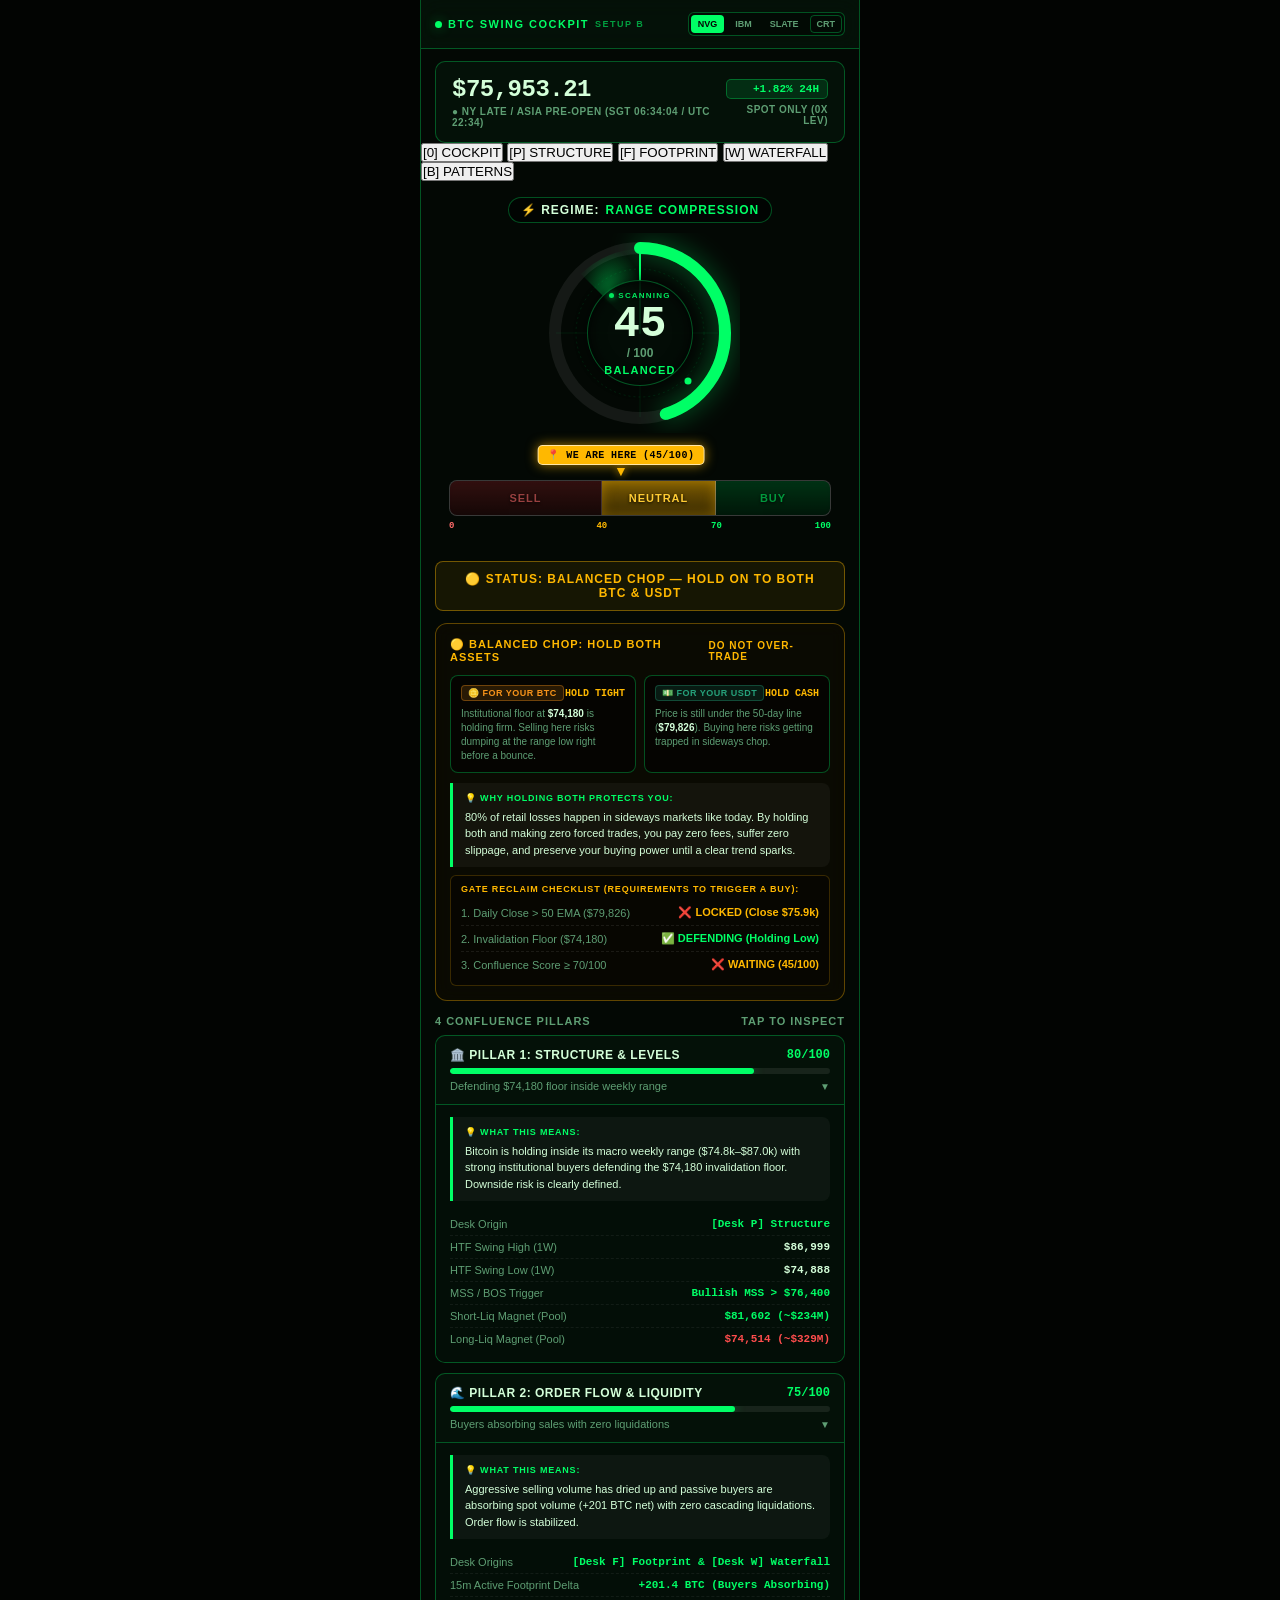
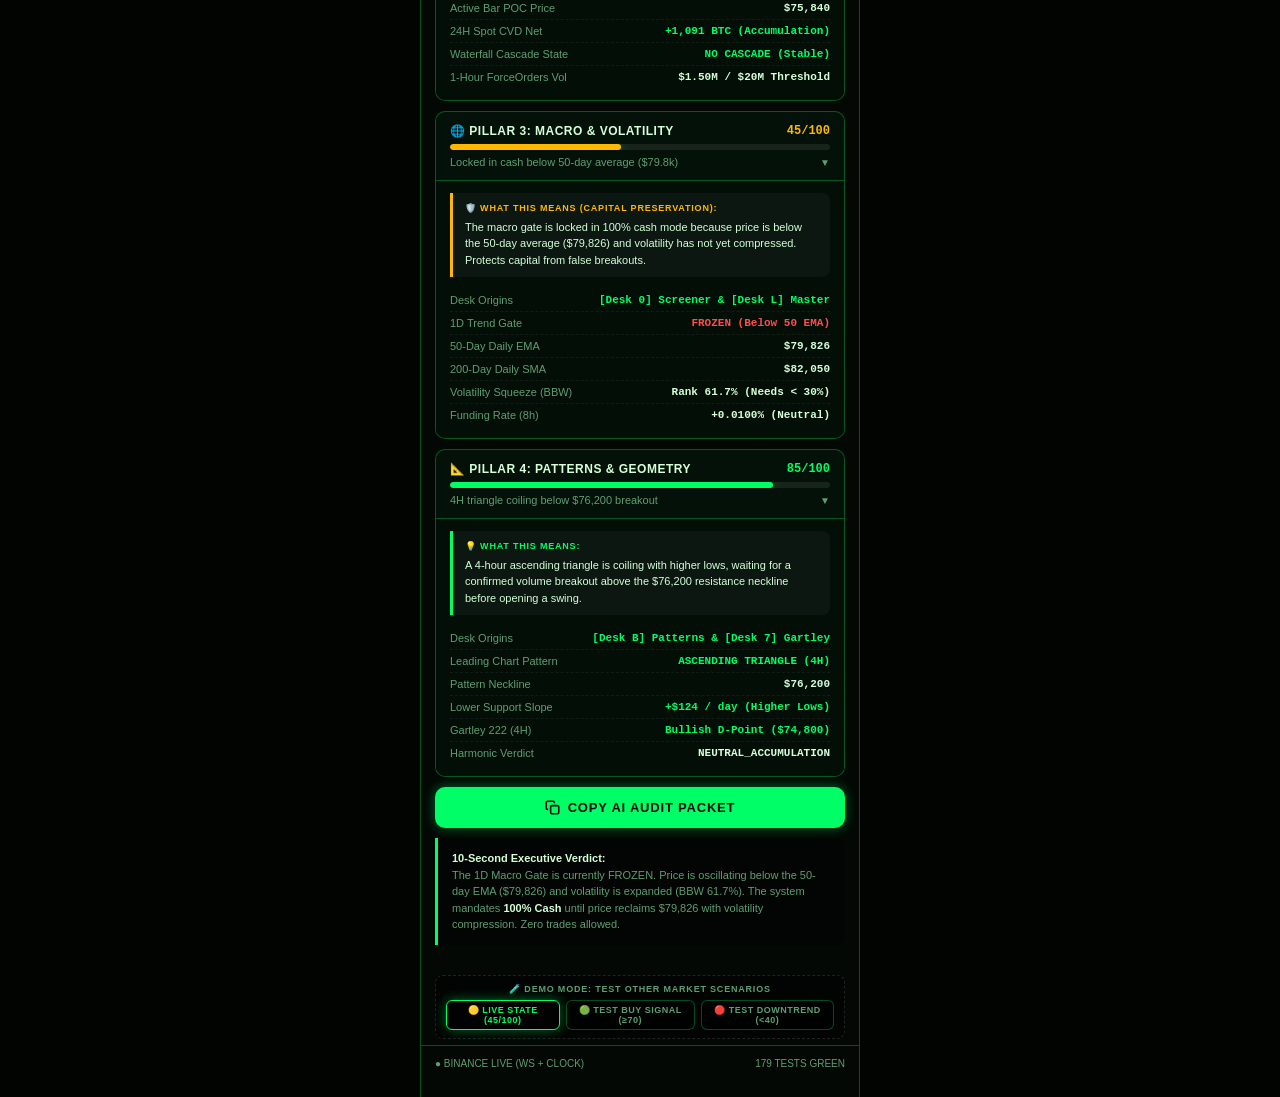
<file: ui/mobile_cockpit/index.html>
﻿<!DOCTYPE html>
<html lang="en">
<head>
  <meta charset="UTF-8">
  <meta name="viewport" content="width=device-width, initial-scale=1.0, maximum-scale=1.0, user-scalable=no, viewport-fit=cover">
  <title>BTC Swing Cockpit — Setup B</title>
  
  <meta name="theme-color" content="#030804">
  <meta name="apple-mobile-web-app-capable" content="yes">
  <meta name="apple-mobile-web-app-status-bar-style" content="black-translucent">
  <meta name="apple-mobile-web-app-title" content="BTC Cockpit">

  <style>
    /* RESET & BASE */
    * {
      box-sizing: border-box;
      margin: 0;
      padding: 0;
      -webkit-tap-highlight-color: transparent;
      user-select: none;
    }

    body {
      font-family: -apple-system, BlinkMacSystemFont, "Segoe UI", Roboto, "Helvetica Neue", sans-serif;
      min-height: 100vh;
      display: flex;
      justify-content: center;
      background-color: #020402;
      color: #e2e8f0;
      overflow-x: hidden;
      transition: background-color 0.25s ease, color 0.25s ease;
    }

    /* THEME SYSTEM */
    /* 1. Tactical NVG-Green (Default) */
    body.theme-nvg {
      --bg-base: #030804;
      --bg-card: rgba(6, 20, 10, 0.75);
      --bg-card-sub: rgba(4, 14, 7, 0.9);
      --border: rgba(0, 255, 102, 0.3);
      --border-bright: #00ff66;
      --primary: #00ff66;
      --primary-dim: #00a843;
      --text-muted: #5e9e73;
      --text-main: #d4ffd9;
      --glow: 0 0 12px rgba(0, 255, 102, 0.4);
      --danger: #ff4d4d;
      --warning: #ffb800;
      --font-mono: 'Consolas', 'Courier New', monospace;
    }

    /* 2. Vintage IBM 3270 Mainframe */
    body.theme-ibm {
      --bg-base: #0a0600;
      --bg-card: rgba(26, 17, 0, 0.8);
      --bg-card-sub: rgba(18, 11, 0, 0.95);
      --border: rgba(255, 176, 0, 0.35);
      --border-bright: #ffb000;
      --primary: #ffb000;
      --primary-dim: #b37b00;
      --text-muted: #9e7a40;
      --text-main: #ffe8b3;
      --glow: 0 0 12px rgba(255, 176, 0, 0.4);
      --danger: #ff4444;
      --warning: #ffcc00;
      --font-mono: 'Courier New', monospace;
    }

    /* 3. Modern Slate / Institutional Dark */
    body.theme-modern {
      --bg-base: #090d16;
      --bg-card: rgba(15, 23, 42, 0.8);
      --bg-card-sub: rgba(20, 30, 55, 0.9);
      --border: rgba(56, 189, 248, 0.25);
      --border-bright: #38bdf8;
      --primary: #38bdf8;
      --primary-dim: #0284c7;
      --text-muted: #64748b;
      --text-main: #f1f5f9;
      --glow: 0 0 14px rgba(56, 189, 248, 0.35);
      --danger: #f87171;
      --warning: #fbbf24;
      --font-mono: ui-monospace, SFMono-Regular, Menlo, monospace;
    }

    /* PHONE CONTAINER */
    .mobile-wrapper {
      width: 100%;
      max-width: 440px;
      min-height: 100vh;
      background: var(--bg-base);
      display: flex;
      flex-direction: column;
      position: relative;
      padding-bottom: 28px;
      border-left: 1px solid var(--border);
      border-right: 1px solid var(--border);
    }

    /* CRT SCANLINE OVERLAY */
    .crt-overlay {
      position: fixed;
      top: 0; left: 0; width: 100%; height: 100%;
      pointer-events: none;
      z-index: 9999;
      background: linear-gradient(rgba(18, 16, 16, 0) 50%, rgba(0, 0, 0, 0.35) 50%), 
                  linear-gradient(90deg, rgba(255, 0, 0, 0.03), rgba(0, 255, 0, 0.01), rgba(0, 0, 255, 0.03));
      background-size: 100% 3px, 6px 100%;
      display: none;
    }

    body.crt-active .crt-overlay {
      display: block;
    }

    /* TOP BAR & THEME SWITCHER */
    .top-header {
      padding: 12px 14px;
      background: var(--bg-card);
      border-bottom: 1px solid var(--border);
      display: flex;
      flex-direction: column;
      gap: 10px;
      position: sticky;
      top: 0;
      z-index: 50;
      backdrop-filter: blur(10px);
    }

    .top-row-1 {
      display: flex;
      justify-content: space-between;
      align-items: center;
    }

    .brand-title {
      font-size: 11px;
      font-weight: 800;
      letter-spacing: 1.5px;
      text-transform: uppercase;
      color: var(--primary);
      display: flex;
      align-items: center;
      gap: 6px;
    }

    .status-pulse {
      width: 7px;
      height: 7px;
      border-radius: 50%;
      background-color: var(--primary);
      box-shadow: var(--glow);
      animation: pulse 2s infinite ease-in-out;
    }

    @keyframes pulse {
      0%, 100% { opacity: 1; transform: scale(1); }
      50% { opacity: 0.4; transform: scale(0.85); }
    }

    .theme-pill-group {
      display: flex;
      gap: 4px;
      background: rgba(0, 0, 0, 0.4);
      padding: 2px;
      border-radius: 6px;
      border: 1px solid var(--border);
    }

    .theme-btn {
      font-size: 9px;
      font-weight: 700;
      padding: 3px 7px;
      border-radius: 4px;
      border: none;
      background: transparent;
      color: var(--text-muted);
      cursor: pointer;
      text-transform: uppercase;
      transition: all 0.15s;
    }

    .theme-btn.active {
      background: var(--primary);
      color: var(--bg-base);
      font-weight: 800;
    }

    .crt-toggle-btn {
      font-size: 9px;
      font-weight: 700;
      padding: 3px 6px;
      border-radius: 4px;
      border: 1px solid var(--border);
      background: transparent;
      color: var(--text-muted);
      cursor: pointer;
    }

    .crt-toggle-btn.active {
      color: var(--primary);
      border-color: var(--primary);
      box-shadow: var(--glow);
    }

    /* SPOT TICKER LINE */
    .spot-ticker-card {
      padding: 14px 16px;
      display: flex;
      justify-content: space-between;
      align-items: center;
      background: var(--bg-card);
      margin: 12px 14px 0 14px;
      border-radius: 10px;
      border: 1px solid var(--border);
    }

    .spot-price-big {
      font-family: var(--font-mono);
      font-size: 24px;
      font-weight: 900;
      color: var(--text-main);
      letter-spacing: -0.5px;
      transition: color 0.18s ease, text-shadow 0.18s ease;
    }
    .spot-price-big.tick-up {
      color: var(--primary);
      text-shadow: 0 0 10px var(--primary);
    }
    .spot-price-big.tick-down {
      color: var(--danger);
      text-shadow: 0 0 10px rgba(255, 77, 77, 0.65);
    }

    .spot-change-pill {
      font-size: 11px;
      font-weight: 800;
      font-family: var(--font-mono);
      padding: 3px 8px;
      border-radius: 5px;
      background: rgba(0, 255, 102, 0.12);
      color: var(--primary);
      border: 1px solid var(--border);
      transition: all 0.25s ease;
    }
    .spot-change-pill.negative {
      background: rgba(255, 77, 77, 0.12);
      color: var(--danger);
      border-color: rgba(255, 77, 77, 0.4);
    }

    .session-badge {
      font-size: 10px;
      font-weight: 700;
      color: var(--text-muted);
      letter-spacing: 0.5px;
      text-transform: uppercase;
      margin-top: 3px;
    }

    /* SECTION 1: HERO CONFLUENCE GAUGE */
    .hero-gauge-section {
      padding: 16px 14px;
      display: flex;
      flex-direction: column;
      align-items: center;
      position: relative;
    }

    /* RADAR SCANNER ANIMATION */
    @keyframes radar-scan {
      from { transform: rotate(0deg); }
      to { transform: rotate(360deg); }
    }

    .radar-scanner-beam {
      transform-origin: 100px 100px;
      animation: radar-scan 3.2s linear infinite;
    }

    @keyframes blip-pulse {
      0%, 100% { opacity: 0.25; transform: scale(0.85); }
      50% { opacity: 1; transform: scale(1.35); filter: drop-shadow(0 0 8px var(--primary)); }
    }

    .radar-blip-pulse {
      animation: blip-pulse 1.6s ease-in-out infinite;
      transform-origin: 148px 148px;
    }

    .radar-scan-status {
      font-size: 8px;
      font-weight: 800;
      letter-spacing: 1.2px;
      color: var(--primary);
      text-transform: uppercase;
      display: flex;
      align-items: center;
      gap: 4px;
      margin-bottom: 2px;
      opacity: 0.9;
    }

    .scan-dot {
      width: 5px;
      height: 5px;
      border-radius: 50%;
      background: var(--primary);
      box-shadow: 0 0 6px var(--primary);
      animation: pulse 1s infinite alternate;
    }

    .gauge-wrapper {
      position: relative;
      width: 200px;
      height: 200px;
      display: flex;
      align-items: center;
      justify-content: center;
    }

    .gauge-svg {
      width: 100%;
      height: 100%;
    }

    .gauge-bg-circle {
      fill: none;
      stroke: rgba(255, 255, 255, 0.07);
      stroke-width: 12;
    }

    .gauge-fill-circle {
      fill: none;
      stroke: var(--primary);
      stroke-width: 12;
      stroke-linecap: round;
      stroke-dasharray: 534;
      stroke-dashoffset: 294;
      transform: rotate(-90deg);
      transform-origin: 100px 100px;
      transition: stroke-dashoffset 0.8s cubic-bezier(0.4, 0, 0.2, 1);
      filter: drop-shadow(var(--glow));
    }

    .gauge-center-content {
      position: absolute;
      width: 106px;
      height: 106px;
      border-radius: 50%;
      background: var(--bg-card-sub);
      border: 1px solid var(--border);
      box-shadow: inset 0 0 16px rgba(0, 0, 0, 0.9), 0 0 12px rgba(0, 0, 0, 0.6);
      display: flex;
      flex-direction: column;
      align-items: center;
      justify-content: center;
      text-align: center;
      z-index: 10;
    }

    .gauge-num {
      font-family: var(--font-mono);
      font-size: 44px;
      font-weight: 900;
      line-height: 1;
      color: var(--text-main);
    }

    .gauge-denominator {
      font-size: 12px;
      font-weight: 700;
      color: var(--text-muted);
    }

    .gauge-label {
      font-size: 11px;
      font-weight: 800;
      letter-spacing: 1.2px;
      text-transform: uppercase;
      color: var(--primary);
      margin-top: 4px;
    }

    .regime-banner {
      margin-bottom: 10px;
      font-size: 12px;
      font-weight: 800;
      padding: 5px 12px;
      border-radius: 20px;
      background: rgba(0, 0, 0, 0.4);
      border: 1px solid var(--border);
      letter-spacing: 1px;
      color: var(--text-main);
      display: flex;
      align-items: center;
      gap: 6px;
    }

    
    /* THICK RADAR SCORE LEVEL BAR WITH ZONES INSIDE & "WE ARE HERE" ARROW */
    .radar-level-meter-wrap {
      width: 100%;
      padding: 12px 14px 4px 14px;
      pointer-events: none;
    }
    .we-are-here-track {
      position: relative;
      height: 32px;
      width: 100%;
      margin-bottom: 3px;
    }
    .we-are-here-marker {
      position: absolute;
      left: 45%;
      top: 0;
      transform: translateX(-50%);
      display: flex;
      flex-direction: column;
      align-items: center;
      transition: left 0.45s cubic-bezier(0.22, 1, 0.36, 1);
      z-index: 8;
    }
    .we-are-here-pill {
      background: var(--warning);
      color: #000;
      font-family: var(--font-mono);
      font-size: 10px;
      font-weight: 900;
      padding: 3px 9px;
      border-radius: 5px;
      letter-spacing: 0.4px;
      white-space: nowrap;
      box-shadow: 0 0 12px rgba(255, 184, 0, 0.65);
      border: 1.5px solid rgba(255, 255, 255, 0.65);
    }
    .we-are-here-arrow {
      font-size: 14px;
      line-height: 11px;
      color: var(--warning);
      text-shadow: 0 0 8px rgba(255, 184, 0, 0.85);
      margin-top: 1px;
    }
    .level-bar-segments {
      position: relative;
      width: 100%;
      height: 36px;
      border-radius: 8px;
      display: flex;
      overflow: hidden;
      border: 1.5px solid rgba(255, 255, 255, 0.22);
      background: rgba(0, 0, 0, 0.7);
      box-shadow: inset 0 2px 8px rgba(0, 0, 0, 0.6);
    }
    .level-seg {
      height: 100%;
      position: relative;
      display: flex;
      flex-direction: column;
      align-items: center;
      justify-content: center;
      text-align: center;
      padding: 2px 4px;
      opacity: 0.6;
      transition: all 0.25s ease;
    }
    .level-seg.active-zone {
      opacity: 1;
    }
    .level-seg.sell {
      width: 40%;
      background: linear-gradient(180deg, rgba(255, 77, 77, 0.32), rgba(255, 77, 77, 0.14));
      border-right: 1.5px solid rgba(255, 255, 255, 0.28);
    }
    .level-seg.sell.active-zone {
      background: linear-gradient(180deg, rgba(255, 77, 77, 0.48), rgba(255, 77, 77, 0.22));
      box-shadow: inset 0 0 12px rgba(255, 77, 77, 0.35);
    }
    .level-seg.neutral {
      width: 30%;
      background: linear-gradient(180deg, rgba(255, 184, 0, 0.32), rgba(255, 184, 0, 0.14));
      border-right: 1.5px solid rgba(255, 255, 255, 0.28);
    }
    .level-seg.neutral.active-zone {
      background: linear-gradient(180deg, rgba(255, 184, 0, 0.48), rgba(255, 184, 0, 0.22));
      box-shadow: inset 0 0 12px rgba(255, 184, 0, 0.35);
    }
    .level-seg.buy {
      width: 30%;
      background: linear-gradient(180deg, rgba(0, 255, 102, 0.32), rgba(0, 255, 102, 0.14));
    }
    .level-seg.buy.active-zone {
      background: linear-gradient(180deg, rgba(0, 255, 102, 0.48), rgba(0, 255, 102, 0.22));
      box-shadow: inset 0 0 12px rgba(0, 255, 102, 0.35);
    }
    .seg-zone-title {
      font-size: 11px;
      font-weight: 900;
      letter-spacing: 1px;
      text-transform: uppercase;
      line-height: 1;
      text-shadow: 0 1px 3px rgba(0, 0, 0, 0.9);
    }
    .level-seg.sell .seg-zone-title { color: #ff6b6b; }
    .level-seg.neutral .seg-zone-title { color: #ffcc33; }
    .level-seg.buy .seg-zone-title { color: var(--primary); }
    .seg-zone-range {
      font-family: var(--font-mono);
      font-size: 8.5px;
      font-weight: 800;
      color: var(--text-main);
      margin-top: 2px;
      opacity: 0.92;
      text-shadow: 0 1px 2px rgba(0, 0, 0, 0.9);
    }
    .level-needle-dot {
      display: none;
    }
    .level-scale-ticks {
      position: relative;
      width: 100%;
      height: 14px;
      margin-top: 5px;
      font-family: var(--font-mono);
      font-size: 9px;
      font-weight: 800;
      color: var(--text-muted);
    }
    .level-scale-ticks span {
      position: absolute;
      transform: translateX(-50%);
    }
    .level-scale-ticks span.tick-0 { left: 0%; transform: none; color: #ff6b6b; }
    .level-scale-ticks span.tick-40 { left: 40%; color: var(--warning); }
    .level-scale-ticks span.tick-70 { left: 70%; color: var(--primary); }
    .level-scale-ticks span.tick-100 { left: 100%; transform: translateX(-100%); color: var(--primary); }

    /* ACTION STATE STRIP */
    .action-status-strip {
      margin: 6px 14px 12px 14px;
      padding: 10px 14px;
      border-radius: 8px;
      font-size: 12px;
      font-weight: 800;
      text-align: center;
      letter-spacing: 1px;
      text-transform: uppercase;
      border: 1px solid;
    }

    .action-status-strip.cash {
      background: rgba(255, 184, 0, 0.08);
      border-color: rgba(255, 184, 0, 0.35);
      color: var(--warning);
    }

    .action-status-strip.long {
      background: rgba(0, 255, 102, 0.12);
      border-color: var(--border-bright);
      color: var(--primary);
      box-shadow: var(--glow);
    }

    /* SECTION 2: DETERMINISTIC TRADE PLAN CARD */
    /* DYNAMIC TRADE PLAN CARD STATES */
    
    /* 3-STATE PORTFOLIO DUAL-ASSET GUIDANCE (BTC & USDT) */
    .dual-asset-grid {
      display: grid;
      grid-template-columns: 1fr 1fr;
      gap: 8px;
      margin: 10px 0;
    }
    .asset-guidance-card {
      padding: 9px 10px;
      border-radius: 8px;
      background: rgba(0, 0, 0, 0.45);
      border: 1px solid var(--border);
      display: flex;
      flex-direction: column;
      gap: 4px;
    }
    .asset-guidance-card.highlight {
      border-color: var(--border-bright);
      background: rgba(0, 255, 102, 0.08);
    }
    .asset-guidance-card.danger {
      border-color: rgba(255, 77, 77, 0.45);
      background: rgba(255, 77, 77, 0.08);
    }
    .asset-header {
      display: flex;
      justify-content: space-between;
      align-items: center;
      margin-bottom: 2px;
    }
    .asset-badge {
      font-size: 9px;
      font-weight: 800;
      padding: 2px 6px;
      border-radius: 4px;
      letter-spacing: 0.5px;
    }
    .asset-badge.btc {
      background: rgba(247, 147, 26, 0.15);
      color: #f7931a;
      border: 1px solid rgba(247, 147, 26, 0.35);
    }
    .asset-badge.usdt {
      background: rgba(38, 161, 123, 0.15);
      color: #26a17b;
      border: 1px solid rgba(38, 161, 123, 0.35);
    }
    .asset-action {
      font-size: 10px;
      font-weight: 900;
      font-family: var(--font-mono);
    }
    .asset-desc {
      font-size: 10px;
      color: var(--text-muted);
      line-height: 1.4;
    }
    .asset-desc strong {
      color: var(--text-main);
    }
    .stack-growth-banner {
      margin-top: 8px;
      padding: 8px 10px;
      background: rgba(0, 255, 102, 0.08);
      border: 1px dashed var(--border-bright);
      border-radius: 6px;
      font-size: 10px;
      color: var(--primary);
      display: flex;
      align-items: center;
      gap: 6px;
    }

    .action-status-strip.neutral {
      background: rgba(255, 184, 0, 0.08);
      border-color: rgba(255, 184, 0, 0.4);
      color: var(--warning);
    }
    .action-status-strip.bullish {
      background: rgba(0, 255, 102, 0.12);
      border-color: var(--border-bright);
      color: var(--primary);
      box-shadow: var(--glow);
    }
    .action-status-strip.downtrend {
      background: rgba(255, 77, 77, 0.12);
      border-color: rgba(255, 77, 77, 0.45);
      color: var(--danger);
      box-shadow: 0 0 12px rgba(255, 77, 77, 0.25);
    }

    .card-container.state-neutral {
      border-color: rgba(255, 184, 0, 0.35);
      background: rgba(26, 17, 0, 0.35);
    }
    .card-container.state-bullish {
      border-color: var(--border-bright);
      background: rgba(6, 20, 10, 0.75);
    }
    .card-container.state-downtrend {
      border-color: rgba(255, 77, 77, 0.45);
      background: rgba(30, 8, 8, 0.45);
    }

    .card-container.state-cash {
      border-color: rgba(255, 184, 0, 0.35);
      background: rgba(26, 17, 0, 0.3);
    }

    .checklist-row {
      display: flex;
      justify-content: space-between;
      align-items: center;
      padding: 6px 0;
      font-size: 11px;
      border-bottom: 1px dashed rgba(255, 255, 255, 0.08);
    }

    .checklist-row:last-child {
      border-bottom: none;
    }

    .badge-pass {
      color: var(--primary);
      font-weight: 800;
    }

    .badge-fail {
      color: var(--warning);
      font-weight: 800;
    }

    .sim-toggle-pill {
      display: flex;
      justify-content: center;
      gap: 6px;
      margin: 0 14px 10px 14px;
    }

    .sim-btn {
      font-size: 10px;
      font-weight: 800;
      padding: 4px 10px;
      border-radius: 6px;
      border: 1px solid var(--border);
      background: rgba(0, 0, 0, 0.4);
      color: var(--text-muted);
      cursor: pointer;
      text-transform: uppercase;
      letter-spacing: 0.5px;
    }

    .sim-btn.active {
      border-color: var(--primary);
      color: var(--primary);
      box-shadow: var(--glow);
    }

    .card-container {
      margin: 0 14px 14px 14px;
      background: var(--bg-card);
      border: 1px solid var(--border);
      border-radius: 12px;
      padding: 14px;
      backdrop-filter: blur(8px);
    }

    .card-header-title {
      font-size: 11px;
      font-weight: 800;
      letter-spacing: 1px;
      text-transform: uppercase;
      color: var(--primary);
      display: flex;
      justify-content: space-between;
      align-items: center;
      margin-bottom: 12px;
    }

    .grid-2col {
      display: grid;
      grid-template-columns: 1fr 1fr;
      gap: 10px;
      margin-bottom: 10px;
    }

    .stat-box {
      background: var(--bg-card-sub);
      border: 1px solid var(--border);
      padding: 8px 10px;
      border-radius: 7px;
    }

    .stat-label {
      font-size: 10px;
      font-weight: 700;
      text-transform: uppercase;
      color: var(--text-muted);
      margin-bottom: 3px;
    }

    .stat-value {
      font-family: var(--font-mono);
      font-size: 14px;
      font-weight: 800;
      color: var(--text-main);
    }

    .stat-value.highlight {
      color: var(--primary);
    }

    .stat-value.danger {
      color: var(--danger);
    }

    .risk-formula-pill {
      margin-top: 8px;
      padding: 8px 10px;
      background: rgba(0, 0, 0, 0.35);
      border: 1px dashed var(--border);
      border-radius: 6px;
      font-size: 11px;
      font-family: var(--font-mono);
      color: var(--text-muted);
      display: flex;
      justify-content: space-between;
      align-items: center;
    }

    .risk-formula-pill strong {
      color: var(--text-main);
    }

    /* SECTION 3: 4 CONFLUENCE PILLARS (EXPANDABLE ACCORDIONS) */
    .pillars-header {
      margin: 6px 14px 8px 14px;
      font-size: 11px;
      font-weight: 800;
      text-transform: uppercase;
      letter-spacing: 1px;
      color: var(--text-muted);
      display: flex;
      justify-content: space-between;
    }

    .pillar-accordion {
      margin: 0 14px 10px 14px;
      background: var(--bg-card);
      border: 1px solid var(--border);
      border-radius: 10px;
      overflow: hidden;
      transition: all 0.2s ease;
    }

    .pillar-summary-row {
      padding: 12px 14px;
      display: flex;
      flex-direction: column;
      gap: 6px;
      cursor: pointer;
      user-select: none;
    }

    .pillar-title-line {
      display: flex;
      justify-content: space-between;
      align-items: center;
    }

    .pillar-name {
      font-size: 12px;
      font-weight: 800;
      letter-spacing: 0.5px;
      color: var(--text-main);
      display: flex;
      align-items: center;
      gap: 6px;
    }

    .pillar-score-badge {
      font-family: var(--font-mono);
      font-size: 12px;
      font-weight: 900;
      color: var(--primary);
    }

    .progress-bar-bg {
      width: 100%;
      height: 6px;
      background: rgba(255, 255, 255, 0.08);
      border-radius: 3px;
      overflow: hidden;
    }

    .progress-bar-fill {
      height: 100%;
      background: var(--primary);
      border-radius: 3px;
      box-shadow: var(--glow);
      transition: width 0.6s ease;
    }

    .pillar-preview-subtext {
      font-size: 11px;
      color: var(--text-muted);
      display: flex;
      justify-content: space-between;
      align-items: center;
    }

    .chevron {
      font-size: 10px;
      transition: transform 0.25s ease;
      color: var(--text-muted);
    }

    .pillar-accordion.open .chevron {
      transform: rotate(180deg);
      color: var(--primary);
    }

    .pillar-plain-english-box {
      margin-bottom: 12px;
      padding: 9px 12px;
      background: rgba(255, 255, 255, 0.04);
      border-left: 3px solid var(--primary);
      border-radius: 0 8px 8px 0;
      font-size: 11px;
      line-height: 1.5;
      color: var(--text-main);
      display: flex;
      flex-direction: column;
      gap: 3px;
    }

    .plain-english-tag {
      font-size: 9px;
      font-weight: 800;
      letter-spacing: 0.8px;
      color: var(--primary);
      text-transform: uppercase;
    }

    .pillar-details-drawer {
      max-height: 0;
      overflow: hidden;
      transition: max-height 0.35s cubic-bezier(0.4, 0, 0.2, 1);
      background: var(--bg-card-sub);
      border-top: 1px solid var(--border);
      padding: 0 14px;
    }

    .pillar-accordion.open .pillar-plain-english-box {
      margin-bottom: 12px;
      padding: 9px 12px;
      background: rgba(255, 255, 255, 0.04);
      border-left: 3px solid var(--primary);
      border-radius: 0 8px 8px 0;
      font-size: 11px;
      line-height: 1.5;
      color: var(--text-main);
      display: flex;
      flex-direction: column;
      gap: 3px;
    }

    .plain-english-tag {
      font-size: 9px;
      font-weight: 800;
      letter-spacing: 0.8px;
      color: var(--primary);
      text-transform: uppercase;
    }

    .pillar-details-drawer {
      max-height: 400px;
      padding: 12px 14px;
    }

    .detail-item-row {
      display: flex;
      justify-content: space-between;
      align-items: center;
      padding: 5px 0;
      font-size: 11px;
      border-bottom: 1px dashed rgba(255, 255, 255, 0.06);
    }

    .detail-item-row:last-child {
      border-bottom: none;
    }

    .detail-k {
      color: var(--text-muted);
    }

    .detail-v {
      font-family: var(--font-mono);
      font-weight: 700;
      color: var(--text-main);
    }

    .detail-v.hi {
      color: var(--primary);
    }

    .detail-v.danger {
      color: var(--danger);
    }

    /* SECTION 4: ACTIONS & AI AUDIT PACKET */
    .action-button-group {
      margin: 6px 14px 10px 14px;
      display: flex;
      flex-direction: column;
      gap: 10px;
    }

    .btn-ai-packet {
      width: 100%;
      padding: 13px;
      border-radius: 10px;
      background: var(--primary);
      color: var(--bg-base);
      font-weight: 900;
      font-size: 13px;
      letter-spacing: 0.8px;
      text-transform: uppercase;
      border: none;
      cursor: pointer;
      display: flex;
      justify-content: center;
      align-items: center;
      gap: 8px;
      box-shadow: var(--glow);
      transition: transform 0.1s, opacity 0.15s;
    }

    .btn-ai-packet:active {
      transform: scale(0.98);
      opacity: 0.9;
    }

    .toast-msg {
      position: fixed;
      bottom: 24px;
      left: 50%;
      transform: translateX(-50%) translateY(60px);
      background: var(--primary);
      color: var(--bg-base);
      font-size: 12px;
      font-weight: 800;
      padding: 8px 18px;
      border-radius: 20px;
      box-shadow: 0 4px 16px rgba(0, 0, 0, 0.6);
      opacity: 0;
      transition: all 0.3s ease;
      z-index: 10000;
      pointer-events: none;
    }

    .toast-msg.show {
      transform: translateX(-50%) translateY(0);
      opacity: 1;
    }

    /* EXECUTIVE SUMMARY NOTE */
    .executive-memo-card {
      margin: 6px 14px 14px 14px;
      padding: 12px 14px;
      background: rgba(0, 0, 0, 0.35);
      border-left: 3px solid var(--primary);
      border-radius: 0 8px 8px 0;
      font-size: 11px;
      line-height: 1.5;
      color: var(--text-muted);
    }

    .executive-memo-card strong {
      color: var(--text-main);
    }

    /* FOOTER */
    .footer-bar {
      margin-top: auto;
      padding: 12px 14px 0 14px;
      text-align: center;
      font-size: 10px;
      color: var(--text-muted);
      border-top: 1px solid var(--border);
      display: flex;
      justify-content: space-between;
      align-items: center;
    }
  </style>
</head>
<body class="theme-nvg">

  <!-- CRT SCANLINE OVERLAY -->
  <div class="crt-overlay" id="crt-overlay"></div>

  <!-- TOAST NOTIFICATION -->
  <div class="toast-msg" id="toast-msg">Copied AI Audit Packet to Clipboard!</div>

  <div class="mobile-wrapper">
    
    <!-- TOP BAR -->
    <header class="top-header">
      <div class="top-row-1">
        <div class="brand-title">
          <div class="status-pulse" id="conn-dot"></div>
          <span>BTC SWING COCKPIT</span>
          <span style="opacity: 0.6; font-size: 9px;">SETUP B</span>
        </div>
        
        <!-- THEME SELECTION -->
        <div class="theme-pill-group">
          <button class="theme-btn active" id="btn-theme-nvg" onclick="setTheme('nvg')">NVG</button>
          <button class="theme-btn" id="btn-theme-ibm" onclick="setTheme('ibm')">IBM</button>
          <button class="theme-btn" id="btn-theme-modern" onclick="setTheme('modern')">SLATE</button>
          <button class="crt-toggle-btn" id="btn-crt" onclick="toggleCRT()">CRT</button>
        </div>
      </div>
    </header>

    <!-- LIVE SPOT PRICE TICKER -->
    <div class="spot-ticker-card">
      <div>
        <div class="spot-price-big" id="spot-price">$75,953.21</div>
        <div class="session-badge" id="market-session">● ASIA ACTIVE (SGT 19:18 / UTC 11:18)</div>
      </div>
      <div style="text-align: right;">
        <div class="spot-change-pill" id="spot-change">+1.82% 24H</div>
        <div class="session-badge" style="margin-top: 5px;">SPOT ONLY (0x LEV)</div>
      </div>
    </div>

    <!-- DESK NAVIGATION TABS -->
    <div class="desk-tabs-ribbon">
      <button class="desk-tab-btn active" id="tab-btn-cockpit" onclick="switchDeskTab('cockpit')">
        <span class="tab-key">[0]</span>
        <span class="tab-label">COCKPIT</span>
      </button>
      <button class="desk-tab-btn" id="tab-btn-desk-p" onclick="switchDeskTab('desk-p')">
        <span class="tab-key">[P]</span>
        <span class="tab-label">STRUCTURE</span>
      </button>
      <button class="desk-tab-btn" id="tab-btn-desk-f" onclick="switchDeskTab('desk-f')">
        <span class="tab-key">[F]</span>
        <span class="tab-label">FOOTPRINT</span>
      </button>
      <button class="desk-tab-btn" id="tab-btn-desk-w" onclick="switchDeskTab('desk-w')">
        <span class="tab-key">[W]</span>
        <span class="tab-label">WATERFALL</span>
      </button>
      <button class="desk-tab-btn" id="tab-btn-desk-b" onclick="switchDeskTab('desk-b')">
        <span class="tab-key">[B]</span>
        <span class="tab-label">PATTERNS</span>
      </button>
    </div>

    <!-- TAB VIEW 0: MAIN COCKPIT -->
    <div id="view-cockpit" class="desk-view-panel">

    <!-- SECTION 1: HERO CONFLUENCE RADAR GAUGE -->
    <section class="hero-gauge-section">
      <div class="regime-banner" id="regime-pill">
        <span>⚡ REGIME:</span>
        <span id="regime-text" style="color: var(--primary);">RANGE COMPRESSION</span>
      </div>

      <div class="gauge-wrapper">
        <svg class="gauge-svg" viewBox="0 0 200 200">
          <defs>
            <radialGradient id="radarSweepGradient" cx="50%" cy="50%" r="50%">
              <stop offset="0%" stop-color="var(--primary)" stop-opacity="0.45" />
              <stop offset="100%" stop-color="var(--primary)" stop-opacity="0.03" />
            </radialGradient>
          </defs>

          <!-- Outer Meter Tracks -->
          <circle class="gauge-bg-circle" cx="100" cy="100" r="85" />
          <circle class="gauge-fill-circle" id="gauge-arc" cx="100" cy="100" r="85" />

          <!-- Internal Radar Range Rings & Crosshairs (Static Reticle) -->
          <circle cx="100" cy="100" r="64" fill="none" stroke="var(--border)" stroke-width="0.75" stroke-dasharray="2 3" opacity="0.45" />
          <circle cx="100" cy="100" r="42" fill="none" stroke="var(--border)" stroke-width="0.75" stroke-dasharray="2 2" opacity="0.3" />
          <line x1="100" y1="16" x2="100" y2="184" stroke="var(--border)" stroke-width="0.75" opacity="0.35" />
          <line x1="16" y1="100" x2="184" y2="100" stroke="var(--border)" stroke-width="0.75" opacity="0.35" />

          <!-- Active Blip Ping at 45% (Balanced Squeeze Target) -->
          <circle cx="148" cy="148" r="3.5" fill="var(--primary)" class="radar-blip-pulse" />

          <!-- 360° Rotating Radar Scanner Beam -->
          <g class="radar-scanner-beam">
            <!-- Trailing sweep wedge (45-degree sector) -->
            <path d="M 100 100 L 100 16 A 84 84 0 0 0 41 41 Z" fill="url(#radarSweepGradient)" />
            <!-- Leading vector scan beam -->
            <line x1="100" y1="100" x2="100" y2="15" stroke="var(--primary)" stroke-width="2" stroke-linecap="round" />
          </g>
        </svg>

        <!-- Central Score & Radar Status Core -->
        <div class="gauge-center-content">
          <div class="radar-scan-status">
            <span class="scan-dot"></span>
            <span>SCANNING</span>
          </div>
          <div class="gauge-num" id="gauge-score">45</div>
          <div class="gauge-denominator">/ 100</div>
          <div class="gauge-label" id="gauge-verdict">BALANCED</div>
        </div>
      </div>

      <!-- THICK HORIZONTAL SCORE LEVEL METER WITH ZONES INSIDE & "WE ARE HERE" ARROW -->
      <div class="radar-level-meter-wrap">
        <div class="we-are-here-track">
          <div class="we-are-here-marker" id="we-are-here-marker" style="left: 45%;">
            <div class="we-are-here-pill" id="we-are-here-pill">📍 WE ARE HERE (45/100)</div>
            <div class="we-are-here-arrow" id="we-are-here-arrow">▼</div>
          </div>
        </div>
        <div style="position: relative; width: 100%;">
          <div class="level-bar-segments">
            <div class="level-seg sell" id="zone-box-sell">
              <div class="seg-zone-title">SELL</div>
            </div>
            <div class="level-seg neutral active-zone" id="zone-box-neutral">
              <div class="seg-zone-title">NEUTRAL</div>
            </div>
            <div class="level-seg buy" id="zone-box-buy">
              <div class="seg-zone-title">BUY</div>
            </div>
          </div>
          <div class="level-needle-dot" id="level-needle-dot" style="left: 45%;"></div>
        </div>
        <div class="level-scale-ticks">
          <span class="tick-0">0</span>
          <span class="tick-40">40</span>
          <span class="tick-70">70</span>
          <span class="tick-100">100</span>
        </div>
      </div>
    </section>

    <!-- ACTION STATUS STRIP -->
    <div class="action-status-strip neutral" id="action-strip">
      🟡 STATUS: BALANCED CHOP — HOLD ON TO BOTH BTC & USDT
    </div>



    <!-- SECTION 2: 3-STATE PORTFOLIO ACTION CARD -->
    <div class="card-container state-neutral" id="trade-plan-card">
      
      <!-- ============================================================ -->
      <!-- STATE 1: NEUTRAL COMPRESSION (SCORE 45/100 — CURRENT STATE)   -->
      <!-- ============================================================ -->
      <div id="card-state-neutral-view">
        <div class="card-header-title">
          <span style="color: var(--warning);">🟡 BALANCED CHOP: HOLD BOTH ASSETS</span>
          <span style="font-size: 10px; color: var(--warning);">DO NOT OVER-TRADE</span>
        </div>

        <!-- DUAL ASSET GUIDANCE: BTC & USDT -->
        <div class="dual-asset-grid">
          <!-- Asset 1: Bitcoin (BTC) -->
          <div class="asset-guidance-card">
            <div class="asset-header">
              <span class="asset-badge btc">🪙 FOR YOUR BTC</span>
              <span class="asset-action" style="color: var(--warning);">HOLD TIGHT</span>
            </div>
            <p class="asset-desc">
              Institutional floor at <strong>$74,180</strong> is holding firm. Selling here risks dumping at the range low right before a bounce.
            </p>
          </div>

          <!-- Asset 2: Cash (USDT) -->
          <div class="asset-guidance-card">
            <div class="asset-header">
              <span class="asset-badge usdt">💵 FOR YOUR USDT</span>
              <span class="asset-action" style="color: var(--warning);">HOLD CASH</span>
            </div>
            <p class="asset-desc">
              Price is still under the 50-day line (<strong>$79,826</strong>). Buying here risks getting trapped in sideways chop.
            </p>
          </div>
        </div>

        <!-- Micro-Validation Memo -->
        <div class="pillar-plain-english-box" style="margin-bottom: 8px;">
          <span class="plain-english-tag">💡 WHY HOLDING BOTH PROTECTS YOU:</span>
          <span>80% of retail losses happen in sideways markets like today. By holding both and making zero forced trades, you pay zero fees, suffer zero slippage, and preserve your buying power until a clear trend sparks.</span>
        </div>

        <!-- RECLAIM CHECKLIST -->
        <div style="padding: 8px 10px; background: rgba(0,0,0,0.3); border-radius: 6px; border: 1px solid rgba(255,184,0,0.2);">
          <div style="font-size: 9px; font-weight: 800; color: var(--warning); letter-spacing: 0.8px; margin-bottom: 6px; text-transform: uppercase;">
            GATE RECLAIM CHECKLIST (Requirements to Trigger a Buy):
          </div>
          <div class="checklist-row">
            <span class="detail-k">1. Daily Close &gt; 50 EMA ($79,826)</span>
            <span class="badge-fail" id="chk-close-status">❌ LOCKED (Close $75.9k)</span>
          </div>
          <div class="checklist-row">
            <span class="detail-k">2. Invalidation Floor ($74,180)</span>
            <span class="badge-pass">✅ DEFENDING (Holding Low)</span>
          </div>
          <div class="checklist-row">
            <span class="detail-k">3. Confluence Score &ge; 70/100</span>
            <span class="badge-fail">❌ WAITING (45/100)</span>
          </div>
        </div>
      </div>

      <!-- ============================================================ -->
      <!-- STATE 2: BULLISH EXPANSION (SCORE 82/100 — BUY SIGNAL)       -->
      <!-- ============================================================ -->
      <div id="card-state-bullish-view" style="display: none;">
        <div class="card-header-title">
          <span>🟢 ALL-CLEAR BUY SIGNAL</span>
          <span style="font-size: 10px; color: var(--primary);">0.75% RISK ENFORCED</span>
        </div>

        <!-- DUAL ASSET GUIDANCE: BTC & USDT -->
        <div class="dual-asset-grid">
          <!-- Asset 1: Cash (USDT) -->
          <div class="asset-guidance-card highlight">
            <div class="asset-header">
              <span class="asset-badge usdt">💵 FOR YOUR USDT</span>
              <span class="asset-action" style="color: var(--primary);">BUY SPOT BTC</span>
            </div>
            <p class="asset-desc">
              Deploy planned cash into spot Bitcoin (<strong>$75.2k–$75.5k</strong>). Risk is strictly capped at 0.75%.
            </p>
          </div>

          <!-- Asset 2: Bitcoin (BTC) -->
          <div class="asset-guidance-card highlight">
            <div class="asset-header">
              <span class="asset-badge btc">🪙 FOR YOUR BTC</span>
              <span class="asset-action" style="color: var(--primary);">HOLD & RIDE</span>
            </div>
            <p class="asset-desc">
              Let your coins ride toward Target 1 (<strong>$78,500</strong>) and Target 2 (<strong>$82,000</strong>).
            </p>
          </div>
        </div>

        <div class="grid-2col">
          <div class="stat-box">
            <div class="stat-label">Entry Range</div>
            <div class="stat-value" id="val-entry">$75,200 – $75,500</div>
          </div>
          <div class="stat-box">
            <div class="stat-label">Invalidation Stop</div>
            <div class="stat-value danger" id="val-invalidation">$74,180 (-1.6%)</div>
          </div>
          <div class="stat-box">
            <div class="stat-label">Target 1 (1:2.5)</div>
            <div class="stat-value highlight" id="val-tp1">$78,500</div>
          </div>
          <div class="stat-box">
            <div class="stat-label">Target 2 (1:5.0)</div>
            <div class="stat-value highlight" id="val-tp2">$82,000</div>
          </div>
        </div>

        <div class="risk-formula-pill">
          <span>Planned Risk (0.75% on $100k):</span>
          <strong id="val-risk-usd">$750.00</strong>
        </div>
        <div class="risk-formula-pill" style="margin-top: 5px;">
          <span>Recommended Buy Amount:</span>
          <strong style="color: var(--primary);" id="val-size-btc">0.6908 BTC (~$52k)</strong>
        </div>
      </div>

      <!-- ============================================================ -->
      <!-- STATE 3: DOWNTREND BREAKDOWN (SCORE 25/100 — DE-RISK TO CASH)-->
      <!-- ============================================================ -->
      <div id="card-state-downtrend-view" style="display: none;">
        <div class="card-header-title">
          <span style="color: var(--danger);">🔴 DOWNTREND STORM: CAPITAL SHIELD</span>
          <span style="font-size: 10px; color: var(--danger);">DE-RISK TO USDT</span>
        </div>

        <!-- DUAL ASSET GUIDANCE: BTC & USDT -->
        <div class="dual-asset-grid">
          <!-- Asset 1: Bitcoin (BTC) -->
          <div class="asset-guidance-card danger">
            <div class="asset-header">
              <span class="asset-badge btc">🪙 FOR YOUR BTC</span>
              <span class="asset-action" style="color: var(--danger);">SELL TO USDT</span>
            </div>
            <p class="asset-desc">
              Major floor broke down. Sell BTC into USDT now to protect your savings and avoid the drop.
            </p>
          </div>

          <!-- Asset 2: Cash (USDT) -->
          <div class="asset-guidance-card">
            <div class="asset-header">
              <span class="asset-badge usdt">💵 FOR YOUR USDT</span>
              <span class="asset-action" style="color: var(--warning);">KEEP IN CASH</span>
            </div>
            <p class="asset-desc">
              Do not catch falling knives. Wait calmly until panic selling stops at our lower floor (~$68k).
            </p>
          </div>
        </div>

        <!-- Free Stack Growth Calculator -->
        <div class="stack-growth-banner">
          <span>⚡</span>
          <span><strong>BUYBACK REBATE:</strong> Selling at $76k and buying back at our institutional floor ($68k) grows your Bitcoin stack by <strong>+11.7% for free</strong> without adding new money!</span>
        </div>

        <div style="margin-top: 10px; padding: 8px 10px; background: rgba(0,0,0,0.3); border-radius: 6px; border: 1px solid rgba(255,77,77,0.3);">
          <div style="font-size: 9px; font-weight: 800; color: var(--danger); letter-spacing: 0.8px; margin-bottom: 6px; text-transform: uppercase;">
            DOWNTREND SAFETY CHECKLIST:
          </div>
          <div class="checklist-row">
            <span class="detail-k">Downside Waterfall Alarm</span>
            <span class="badge-fail">🚨 ACTIVE (-10.2% Flash Drop)</span>
          </div>
          <div class="checklist-row">
            <span class="detail-k">Institutional Buyback Target</span>
            <span class="detail-v hi">$68,000 (Weekly Macro S2)</span>
          </div>
          <div class="checklist-row">
            <span class="detail-k">Capital Preservation Status</span>
            <span class="detail-v hi">100% USDT PROTECTED</span>
          </div>
        </div>
      </div>

    </div>

    <!-- SECTION 3: THE 4 CONFLUENCE PILLARS (PROGRESSIVE DISCLOSURE) -->
    <div class="pillars-header">
      <span>4 Confluence Pillars</span>
      <span>Tap to Inspect</span>
    </div>

    <!-- PILLAR 1: STRUCTURE (DESK P) -->
    <div class="pillar-accordion" id="pillar-1" onclick="toggleAccordion('pillar-1')">
      <div class="pillar-summary-row">
        <div class="pillar-title-line">
          <div class="pillar-name">
            <span>🏛️ PILLAR 1: STRUCTURE & LEVELS</span>
          </div>
          <div class="pillar-score-badge" id="p1-score">80/100</div>
        </div>
        <div class="progress-bar-bg">
          <div class="progress-bar-fill" id="p1-bar" style="width: 80%;"></div>
        </div>
        <div class="pillar-preview-subtext">
          <span id="p1-preview">Defending $74,180 floor inside weekly range</span>
          <span class="chevron">▼</span>
        </div>
      </div>
      <div class="pillar-details-drawer">
        <div class="pillar-plain-english-box">
          <span class="plain-english-tag">💡 WHAT THIS MEANS:</span>
          <span>Bitcoin is holding inside its macro weekly range ($74.8k–$87.0k) with strong institutional buyers defending the $74,180 invalidation floor. Downside risk is clearly defined.</span>
        </div>
        <div class="detail-item-row">
          <span class="detail-k">Desk Origin</span>
          <span class="detail-v hi">[Desk P] Structure</span>
        </div>
        <div class="detail-item-row">
          <span class="detail-k">HTF Swing High (1W)</span>
          <span class="detail-v">$86,999</span>
        </div>
        <div class="detail-item-row">
          <span class="detail-k">HTF Swing Low (1W)</span>
          <span class="detail-v">$74,888</span>
        </div>
        <div class="detail-item-row">
          <span class="detail-k">MSS / BOS Trigger</span>
          <span class="detail-v hi">Bullish MSS &gt; $76,400</span>
        </div>
        <div class="detail-item-row">
          <span class="detail-k">Short-Liq Magnet (Pool)</span>
          <span class="detail-v hi">$81,602 (~$234M)</span>
        </div>
        <div class="detail-item-row">
          <span class="detail-k">Long-Liq Magnet (Pool)</span>
          <span class="detail-v danger">$74,514 (~$329M)</span>
        </div>
      </div>
    </div>

    <!-- PILLAR 2: ORDER FLOW & WATERFALL (DESKS F & W) -->
    <div class="pillar-accordion" id="pillar-2" onclick="toggleAccordion('pillar-2')">
      <div class="pillar-summary-row">
        <div class="pillar-title-line">
          <div class="pillar-name">
            <span>🌊 PILLAR 2: ORDER FLOW & LIQUIDITY</span>
          </div>
          <div class="pillar-score-badge" id="p2-score">75/100</div>
        </div>
        <div class="progress-bar-bg">
          <div class="progress-bar-fill" id="p2-bar" style="width: 75%;"></div>
        </div>
        <div class="pillar-preview-subtext">
          <span id="p2-preview">Buyers absorbing sales with zero liquidations</span>
          <span class="chevron">▼</span>
        </div>
      </div>
      <div class="pillar-details-drawer">
        <div class="pillar-plain-english-box">
          <span class="plain-english-tag">💡 WHAT THIS MEANS:</span>
          <span>Aggressive selling volume has dried up and passive buyers are absorbing spot volume (+201 BTC net) with zero cascading liquidations. Order flow is stabilized.</span>
        </div>
        <div class="detail-item-row">
          <span class="detail-k">Desk Origins</span>
          <span class="detail-v hi">[Desk F] Footprint & [Desk W] Waterfall</span>
        </div>
        <div class="detail-item-row">
          <span class="detail-k">15m Active Footprint Delta</span>
          <span class="detail-v hi">+201.4 BTC (Buyers Absorbing)</span>
        </div>
        <div class="detail-item-row">
          <span class="detail-k">Active Bar POC Price</span>
          <span class="detail-v">$75,840</span>
        </div>
        <div class="detail-item-row">
          <span class="detail-k">24H Spot CVD Net</span>
          <span class="detail-v hi">+1,091 BTC (Accumulation)</span>
        </div>
        <div class="detail-item-row">
          <span class="detail-k">Waterfall Cascade State</span>
          <span class="detail-v hi">NO CASCADE (Stable)</span>
        </div>
        <div class="detail-item-row">
          <span class="detail-k">1-Hour ForceOrders Vol</span>
          <span class="detail-v">$1.50M / $20M Threshold</span>
        </div>
      </div>
    </div>

    <!-- PILLAR 3: MACRO & REGIME (DESKS 0 & L) -->
    <div class="pillar-accordion" id="pillar-3" onclick="toggleAccordion('pillar-3')">
      <div class="pillar-summary-row">
        <div class="pillar-title-line">
          <div class="pillar-name">
            <span>🌐 PILLAR 3: MACRO & VOLATILITY</span>
          </div>
          <div class="pillar-score-badge" id="p3-score" style="color: var(--warning);">45/100</div>
        </div>
        <div class="progress-bar-bg">
          <div class="progress-bar-fill" id="p3-bar" style="width: 45%; background: var(--warning);"></div>
        </div>
        <div class="pillar-preview-subtext">
          <span id="p3-preview">Locked in cash below 50-day average ($79.8k)</span>
          <span class="chevron">▼</span>
        </div>
      </div>
      <div class="pillar-details-drawer">
        <div class="pillar-plain-english-box" style="border-left-color: var(--warning);">
          <span class="plain-english-tag" style="color: var(--warning);">🛡️ WHAT THIS MEANS (CAPITAL PRESERVATION):</span>
          <span>The macro gate is locked in 100% cash mode because price is below the 50-day average ($79,826) and volatility has not yet compressed. Protects capital from false breakouts.</span>
        </div>
        <div class="detail-item-row">
          <span class="detail-k">Desk Origins</span>
          <span class="detail-v hi">[Desk 0] Screener & [Desk L] Master</span>
        </div>
        <div class="detail-item-row">
          <span class="detail-k">1D Trend Gate</span>
          <span class="detail-v danger">FROZEN (Below 50 EMA)</span>
        </div>
        <div class="detail-item-row">
          <span class="detail-k">50-Day Daily EMA</span>
          <span class="detail-v">$79,826</span>
        </div>
        <div class="detail-item-row">
          <span class="detail-k">200-Day Daily SMA</span>
          <span class="detail-v">$82,050</span>
        </div>
        <div class="detail-item-row">
          <span class="detail-k">Volatility Squeeze (BBW)</span>
          <span class="detail-v">Rank 61.7% (Needs &lt; 30%)</span>
        </div>
        <div class="detail-item-row">
          <span class="detail-k">Funding Rate (8h)</span>
          <span class="detail-v">+0.0100% (Neutral)</span>
        </div>
      </div>
    </div>

    <!-- PILLAR 4: PATTERNS & GEOMETRY (DESKS B & 7) -->
    <div class="pillar-accordion" id="pillar-4" onclick="toggleAccordion('pillar-4')">
      <div class="pillar-summary-row">
        <div class="pillar-title-line">
          <div class="pillar-name">
            <span>📐 PILLAR 4: PATTERNS & GEOMETRY</span>
          </div>
          <div class="pillar-score-badge" id="p4-score">85/100</div>
        </div>
        <div class="progress-bar-bg">
          <div class="progress-bar-fill" id="p4-bar" style="width: 85%;"></div>
        </div>
        <div class="pillar-preview-subtext">
          <span id="p4-preview">4H triangle coiling below $76,200 breakout</span>
          <span class="chevron">▼</span>
        </div>
      </div>
      <div class="pillar-details-drawer">
        <div class="pillar-plain-english-box">
          <span class="plain-english-tag">💡 WHAT THIS MEANS:</span>
          <span>A 4-hour ascending triangle is coiling with higher lows, waiting for a confirmed volume breakout above the $76,200 resistance neckline before opening a swing.</span>
        </div>
        <div class="detail-item-row">
          <span class="detail-k">Desk Origins</span>
          <span class="detail-v hi">[Desk B] Patterns & [Desk 7] Gartley</span>
        </div>
        <div class="detail-item-row">
          <span class="detail-k">Leading Chart Pattern</span>
          <span class="detail-v hi">ASCENDING TRIANGLE (4H)</span>
        </div>
        <div class="detail-item-row">
          <span class="detail-k">Pattern Neckline</span>
          <span class="detail-v">$76,200</span>
        </div>
        <div class="detail-item-row">
          <span class="detail-k">Lower Support Slope</span>
          <span class="detail-v hi">+$124 / day (Higher Lows)</span>
        </div>
        <div class="detail-item-row">
          <span class="detail-k">Gartley 222 (4H)</span>
          <span class="detail-v hi">Bullish D-Point ($74,800)</span>
        </div>
        <div class="detail-item-row">
          <span class="detail-k">Harmonic Verdict</span>
          <span class="detail-v">NEUTRAL_ACCUMULATION</span>
        </div>
      </div>
    </div>

    <!-- SECTION 4: ACTIONS & AI AUDIT PACKET -->
    <div class="action-button-group">
      <button class="btn-ai-packet" onclick="copyAiPacket()">
        <svg width="15" height="15" viewBox="0 0 24 24" fill="none" stroke="currentColor" stroke-width="2.5"><rect x="9" y="9" width="13" height="13" rx="2" ry="2"></rect><path d="M5 15H4a2 2 0 0 1-2-2V4a2 2 0 0 1 2-2h9a2 2 0 0 1 2 2v1"></path></svg>
        <span>Copy AI Audit Packet</span>
      </button>
    </div>

    <!-- EXECUTIVE MEMO -->
    <div class="executive-memo-card">
      <strong>10-Second Executive Verdict:</strong><br>
      The 1D Macro Gate is currently FROZEN. Price is oscillating below the 50-day EMA ($79,826) and volatility is expanded (BBW 61.7%). The system mandates <strong>100% Cash</strong> until price reclaims $79,826 with volatility compression. Zero trades allowed.
    </div>

    <!-- FOOTER -->
        </div><!-- END VIEW-COCKPIT -->

    <!-- ============================================================ -->
    <!-- TAB VIEW P: DESK P (STRUCTURE & LEVELS)                      -->
    <!-- ============================================================ -->
    <div id="view-desk-p" class="desk-view-panel" style="display: none;">
      <div class="card-container">
        <div class="desk-banner-title">
          <span>🏛️ DESK P: STRUCTURE & PRICE ACTION</span>
          <span style="font-size: 10px; color: var(--primary);">SLSP v1.0</span>
        </div>

        <div class="pillar-plain-english-box">
          <span class="plain-english-tag">💡 PLAIN-ENGLISH INSTITUTIONAL SUMMARY:</span>
          <span>Bitcoin is consolidating inside its weekly macro range ($74.8k–$87.0k). Key institutional buyers have established a hard floor at <strong>$74,180</strong>. As long as price holds above this floor, the structure leans toward upside short-squeeze liquidity at <strong>$81,602</strong>.</span>
        </div>

        <div class="desk-metric-grid">
          <div class="stat-box">
            <div class="stat-label">1W Swing High</div>
            <div class="stat-value">$86,999</div>
          </div>
          <div class="stat-box">
            <div class="stat-label">1W Swing Low</div>
            <div class="stat-value">$74,888</div>
          </div>
          <div class="stat-box">
            <div class="stat-label">Invalidation Floor</div>
            <div class="stat-value danger">$74,180 (-1.6%)</div>
          </div>
          <div class="stat-box">
            <div class="stat-label">MSS / BOS Trigger</div>
            <div class="stat-value highlight">&gt; $76,400</div>
          </div>
        </div>

        <div style="margin-top: 10px; padding: 10px; background: rgba(0,0,0,0.3); border-radius: 8px; border: 1px solid var(--border);">
          <div class="detail-k" style="font-size: 10px; font-weight: 800; color: var(--primary); margin-bottom: 6px;">
            ORDER BOOK LIQUIDATION POOLS (MAGNET TARGETS):
          </div>
          <div class="checklist-row">
            <span class="detail-k">Overhead Short-Liq Pool (TP Target)</span>
            <span class="detail-v hi">$81,602 (~$234M)</span>
          </div>
          <div class="checklist-row">
            <span class="detail-k">Downside Long-Liq Pool (Trap Zone)</span>
            <span class="detail-v danger">$74,514 (~$329M)</span>
          </div>
          <div class="checklist-row">
            <span class="detail-k">Structural Health Score</span>
            <span class="detail-v hi">80 / 100 (BULLISH CONSOLIDATION)</span>
          </div>
        </div>

        <button class="desk-btn-back" onclick="switchDeskTab('cockpit')">
          <span>← Back to Master Cockpit</span>
        </button>
      </div>
    </div>

    <!-- ============================================================ -->
    <!-- TAB VIEW F: DESK F (ORDER FLOW & FOOTPRINT)                  -->
    <!-- ============================================================ -->
    <div id="view-desk-f" class="desk-view-panel" style="display: none;">
      <div class="card-container">
        <div class="desk-banner-title">
          <span>🌊 DESK F: 15M FOOTPRINT SWING PROTOCOL</span>
          <span style="font-size: 10px; color: var(--primary);">ORDER FLOW</span>
        </div>

        <div class="pillar-plain-english-box">
          <span class="plain-english-tag">💡 PLAIN-ENGLISH INSTITUTIONAL SUMMARY:</span>
          <span>Aggressive market sellers attempted to dump into the $75,800 low, but were completely absorbed by large limit buy orders. Over the last 15 minutes, net buyers outpaced sellers by <strong>+201.42 Bitcoin</strong>, confirming solid accumulation.</span>
        </div>

        <div class="desk-metric-grid">
          <div class="stat-box">
            <div class="stat-label">15m Net Delta</div>
            <div class="stat-value highlight">+201.42 BTC</div>
          </div>
          <div class="stat-box">
            <div class="stat-label">1H CVD Divergence</div>
            <div class="stat-value highlight">+342.10 BTC</div>
          </div>
          <div class="stat-box">
            <div class="stat-label">Stacked Imbalances</div>
            <div class="stat-value">3 at $75,820</div>
          </div>
          <div class="stat-box">
            <div class="stat-label">Bar Point of Control</div>
            <div class="stat-value">$75,920 POC</div>
          </div>
        </div>

        <div style="margin-top: 10px; padding: 10px; background: rgba(0,0,0,0.3); border-radius: 8px; border: 1px solid var(--border);">
          <div class="detail-k" style="font-size: 10px; font-weight: 800; color: var(--primary); margin-bottom: 6px;">
            FOOTPRINT 4-GATE AUDIT STATUS:
          </div>
          <div class="checklist-row">
            <span class="detail-k">Gate 1: Macro Range Low Tap ($74.8k)</span>
            <span class="badge-pass">✅ CLEARED</span>
          </div>
          <div class="checklist-row">
            <span class="detail-k">Gate 2: Crowded Positioning Cleaned</span>
            <span class="badge-pass">✅ CLEARED (Funding Neutral)</span>
          </div>
          <div class="checklist-row">
            <span class="detail-k">Gate 3: Wick Absorption at Low</span>
            <span class="badge-pass">✅ CLEARED (+201 BTC Absorbed)</span>
          </div>
          <div class="checklist-row">
            <span class="detail-k">Gate 4: Delta Flip to Green</span>
            <span class="badge-pass">✅ CLEARED (Positive Flip)</span>
          </div>
        </div>

        <button class="desk-btn-back" onclick="switchDeskTab('cockpit')">
          <span>← Back to Master Cockpit</span>
        </button>
      </div>
    </div>

    <!-- ============================================================ -->
    <!-- TAB VIEW W: DESK W (WATERFALL & LIQUIDATION)                 -->
    <!-- ============================================================ -->
    <div id="view-desk-w" class="desk-view-panel" style="display: none;">
      <div class="card-container">
        <div class="desk-banner-title">
          <span>⚡ DESK W: 5-PILLAR LIQUIDATION CASCADE WATCH</span>
          <span style="font-size: 10px; color: var(--primary);">WATERFALL</span>
        </div>

        <div class="pillar-plain-english-box">
          <span class="plain-english-tag">💡 PLAIN-ENGLISH INSTITUTIONAL SUMMARY:</span>
          <span>No liquidation waterfall is active. Forced liquidation volume is calm at <strong>$1.50M</strong> (well below the $20.0M alarm trigger). The market is trading on organic spot demand rather than forced cascading selloffs.</span>
        </div>

        <div class="desk-metric-grid">
          <div class="stat-box">
            <div class="stat-label">Waterfall State</div>
            <div class="stat-value highlight">NO CASCADE</div>
          </div>
          <div class="stat-box">
            <div class="stat-label">1H ForceOrders Vol</div>
            <div class="stat-value">$1.50M / $20M</div>
          </div>
          <div class="stat-box">
            <div class="stat-label">Liquidation Velocity</div>
            <div class="stat-value">0.12x Normal</div>
          </div>
          <div class="stat-box">
            <div class="stat-label">Cascade Safety Margin</div>
            <div class="stat-value highlight">+92.5% Safe</div>
          </div>
        </div>

        <div style="margin-top: 10px; padding: 10px; background: rgba(0,0,0,0.3); border-radius: 8px; border: 1px solid var(--border);">
          <div class="detail-k" style="font-size: 10px; font-weight: 800; color: var(--primary); margin-bottom: 6px;">
            WATERFALL CIRCUIT BREAKERS & CRASH RUNGS:
          </div>
          <div class="checklist-row">
            <span class="detail-k">Flash Dump Alarm ($20M Threshold)</span>
            <span class="badge-pass">✅ QUIET ($1.50M Recorded)</span>
          </div>
          <div class="checklist-row">
            <span class="detail-k">Crash Rung Override (-25% to -65%)</span>
            <span class="badge-pass">✅ INACTIVE (Normal Volatility)</span>
          </div>
          <div class="checklist-row">
            <span class="detail-k">Derivatives Gate Score</span>
            <span class="detail-v hi">75 / 100 (ABSORBED & STABLE)</span>
          </div>
        </div>

        <button class="desk-btn-back" onclick="switchDeskTab('cockpit')">
          <span>← Back to Master Cockpit</span>
        </button>
      </div>
    </div>

    <!-- ============================================================ -->
    <!-- TAB VIEW B: DESK B (PATTERNS & HARMONICS)                    -->
    <!-- ============================================================ -->
    <div id="view-desk-b" class="desk-view-panel" style="display: none;">
      <div class="card-container">
        <div class="desk-banner-title">
          <span>📐 DESK B: GEOMETRIC PATTERNS & GARTLEY PRZ</span>
          <span style="font-size: 10px; color: var(--primary);">HARMONICS</span>
        </div>

        <div class="pillar-plain-english-box">
          <span class="plain-english-tag">💡 PLAIN-ENGLISH INSTITUTIONAL SUMMARY:</span>
          <span>Bitcoin is coiling inside a classic <strong>4-Hour Ascending Triangle</strong> with rising lows testing overhead resistance. Concurrently, a bullish Gartley pattern completed its reversal zone at <strong>$74,800</strong>, aligning with a TD-9 buy setup.</span>
        </div>

        <div class="desk-metric-grid">
          <div class="stat-box">
            <div class="stat-label">Active Pattern</div>
            <div class="stat-value highlight">Ascending Tri (4H)</div>
          </div>
          <div class="stat-box">
            <div class="stat-label">Apex Compression</div>
            <div class="stat-value">72% Coiled</div>
          </div>
          <div class="stat-box">
            <div class="stat-label">Gartley D (PRZ)</div>
            <div class="stat-value highlight">$74,800 Reversal</div>
          </div>
          <div class="stat-box">
            <div class="stat-label">DeMark TD-9</div>
            <div class="stat-value highlight">Buy Setup 9 Active</div>
          </div>
        </div>

        <div style="margin-top: 10px; padding: 10px; background: rgba(0,0,0,0.3); border-radius: 8px; border: 1px solid var(--border);">
          <div class="detail-k" style="font-size: 10px; font-weight: 800; color: var(--primary); margin-bottom: 6px;">
            PATTERN CONFLUENCE MATRIX:
          </div>
          <div class="checklist-row">
            <span class="detail-k">Ascending Triangle Breakout Target</span>
            <span class="detail-v hi">$78,500 (+3.3%)</span>
          </div>
          <div class="checklist-row">
            <span class="detail-k">Gartley Harmonic Target (1:2.5)</span>
            <span class="detail-v hi">$82,000 (+7.9%)</span>
          </div>
          <div class="checklist-row">
            <span class="detail-k">Pattern Confidence Score</span>
            <span class="detail-v hi">85 / 100 (HIGH QUALITY)</span>
          </div>
        </div>

        <button class="desk-btn-back" onclick="switchDeskTab('cockpit')">
          <span>← Back to Master Cockpit</span>
        </button>
      </div>
    </div>

        <!-- OPTIONAL DEVELOPER / DEMO SIMULATION BAR (TUCKED IN FOOTER) -->
    <div style="margin: 16px 14px 6px 14px; padding: 8px 10px; background: rgba(0,0,0,0.5); border-radius: 8px; border: 1px dashed rgba(255,255,255,0.12); text-align: center;">
      <div style="font-size: 9px; font-weight: 800; color: var(--text-muted); text-transform: uppercase; letter-spacing: 0.8px; margin-bottom: 6px;">
        🧪 DEMO MODE: TEST OTHER MARKET SCENARIOS
      </div>
      <div style="display: flex; gap: 6px; justify-content: center;">
        <button onclick="setPortfolioState('neutral')" class="sim-btn active" id="btn-state-neutral" style="font-size: 9px; padding: 4px 8px;">🟡 Live State (45/100)</button>
        <button onclick="setPortfolioState('bullish')" class="sim-btn" id="btn-state-bullish" style="font-size: 9px; padding: 4px 8px;">🟢 Test Buy Signal (≥70)</button>
        <button onclick="setPortfolioState('downtrend')" class="sim-btn" id="btn-state-downtrend" style="font-size: 9px; padding: 4px 8px;">🔴 Test Downtrend (&lt;40)</button>
      </div>
    </div>

    <footer class="footer-bar">
      <span id="footer-conn-status">● BINANCE LIVE (WS + CLOCK)</span>
      <span>179 TESTS GREEN</span>
    </footer>

  </div>

  <script>
    
    // DESK TAB CONTROLLER
    let activeDeskTab = 'cockpit';
    function switchDeskTab(tabId) {
      activeDeskTab = tabId;
      const tabs = ['cockpit', 'desk-p', 'desk-f', 'desk-w', 'desk-b'];
      tabs.forEach(t => {
        const btn = document.getElementById(`tab-btn-${t}`);
        const view = document.getElementById(`view-${t}`);
        if (btn) {
          if (t === tabId) btn.classList.add('active');
          else btn.classList.remove('active');
        }
        if (view) {
          if (t === tabId) view.style.display = 'block';
          else view.style.display = 'none';
        }
      });
      window.scrollTo({ top: 0, behavior: 'smooth' });
    }

    // THEME CONTROLLER
    function setTheme(theme) {
      document.body.classList.remove('theme-nvg', 'theme-ibm', 'theme-modern');
      document.body.classList.add('theme-' + theme);

      document.querySelectorAll('.theme-btn').forEach(b => b.classList.remove('active'));
      document.getElementById('btn-theme-' + theme).classList.add('active');
      localStorage.setItem('btc_cockpit_theme', theme);
    }

    // CRT SCANLINE TOGGLE
    function toggleCRT() {
      const active = document.body.classList.toggle('crt-active');
      const btn = document.getElementById('btn-crt');
      if (active) {
        btn.classList.add('active');
      } else {
        btn.classList.remove('active');
      }
      localStorage.setItem('btc_cockpit_crt', active ? '1' : '0');
    }

    // ACCORDION TOGGLE
    function toggleAccordion(id) {
      const el = document.getElementById(id);
      const isOpen = el.classList.contains('open');
      
      // Close all accordions first for clean mobile feel
      document.querySelectorAll('.pillar-accordion').forEach(acc => acc.classList.remove('open'));
      
      if (!isOpen) {
        el.classList.add('open');
      }
    }

    // LIVE PRICE & SESSION STATE
    let liveSpotPrice = 75953.21;
    let liveChange24h = 1.82;
    let binanceWs = null;

    function updateMarketSessionClock() {
      const now = new Date();
      const utcH = now.getUTCHours();
      const utcM = now.getUTCMinutes();
      const utcS = now.getUTCSeconds();
      const sgtDate = new Date(now.getTime() + 8 * 3600 * 1000);
      const sgtH = sgtDate.getUTCHours();
      const sgtM = sgtDate.getUTCMinutes();

      const pad = (n) => String(n).padStart(2, '0');
      const sgtStr = `${pad(sgtH)}:${pad(sgtM)}:${pad(utcS)}`;
      const utcStr = `${pad(utcH)}:${pad(utcM)}`;

      let sessionName = 'ASIA ACTIVE';
      if (utcH >= 0 && utcH < 7) {
        sessionName = 'ASIA ACTIVE';
      } else if (utcH >= 7 && utcH < 8) {
        sessionName = 'ASIA / LONDON OVERLAP';
      } else if (utcH >= 8 && utcH < 13) {
        sessionName = 'LONDON ACTIVE';
      } else if (utcH >= 13 && utcH < 16) {
        sessionName = 'LONDON / NY OVERLAP';
      } else if (utcH >= 16 && utcH < 21) {
        sessionName = 'NEW YORK ACTIVE';
      } else {
        sessionName = 'NY LATE / ASIA PRE-OPEN';
      }

      const sessionEl = document.getElementById('market-session');
      if (sessionEl) {
        sessionEl.innerText = `● ${sessionName} (SGT ${sgtStr} / UTC ${utcStr})`;
      }
    }

    function applyLiveTickerPrice(price, pct24h) {
      if (!price || isNaN(price)) return;
      const priceEl = document.getElementById('spot-price');
      const changeEl = document.getElementById('spot-change');
      const chkCloseEl = document.getElementById('chk-close-status');

      const prev = liveSpotPrice;
      liveSpotPrice = price;
      if (typeof pct24h === 'number' && !isNaN(pct24h)) {
        liveChange24h = pct24h;
      }

      if (priceEl) {
        priceEl.innerText = '$' + price.toLocaleString('en-US', {
          minimumFractionDigits: 2,
          maximumFractionDigits: 2
        });
        if (price > prev) {
          priceEl.classList.remove('tick-down');
          priceEl.classList.add('tick-up');
          setTimeout(() => priceEl.classList.remove('tick-up'), 320);
        } else if (price < prev) {
          priceEl.classList.remove('tick-up');
          priceEl.classList.add('tick-down');
          setTimeout(() => priceEl.classList.remove('tick-down'), 320);
        }
      }

      if (changeEl) {
        const sign = liveChange24h >= 0 ? '+' : '';
        changeEl.innerText = `${sign}${liveChange24h.toFixed(2)}% 24H`;
        if (liveChange24h < 0) {
          changeEl.classList.add('negative');
        } else {
          changeEl.classList.remove('negative');
        }
      }

      if (chkCloseEl) {
        const shortK = (price / 1000).toFixed(1);
        if (price >= 79826) {
          chkCloseEl.className = 'badge-pass';
          chkCloseEl.innerText = `✅ CLEARED (Live $${shortK}k)`;
        } else {
          chkCloseEl.className = 'badge-fail';
          chkCloseEl.innerText = `❌ LOCKED (Live $${shortK}k)`;
        }
      }
    }

    async function fetchBinanceRestTicker() {
      try {
        const res = await fetch('https://api.binance.com/api/v3/ticker/24hr?symbol=BTCUSDT');
        if (res.ok) {
          const d = await res.json();
          applyLiveTickerPrice(parseFloat(d.lastPrice), parseFloat(d.priceChangePercent));
        }
      } catch (e) {
        // Fallback to Coinbase spot if Binance REST is blocked
        try {
          const resCb = await fetch('https://api.coinbase.com/v2/prices/BTC-USD/spot');
          if (resCb.ok) {
            const cb = await resCb.json();
            applyLiveTickerPrice(parseFloat(cb.data.amount), liveChange24h);
          }
        } catch (_) {}
      }
    }

    function connectBinanceLiveStream() {
      fetchBinanceRestTicker();
      try {
        if (binanceWs) {
          binanceWs.close();
        }
        binanceWs = new WebSocket('wss://stream.binance.com:9443/ws/btcusdt@ticker');
        binanceWs.onmessage = (evt) => {
          try {
            const msg = JSON.parse(evt.data);
            if (msg && msg.c) {
              applyLiveTickerPrice(parseFloat(msg.c), parseFloat(msg.P));
            }
          } catch (_) {}
        };
        binanceWs.onerror = () => {};
        binanceWs.onclose = () => {
          setTimeout(connectBinanceLiveStream, 5000);
        };
      } catch (_) {}
    }

    // COPY AI PACKET
    function copyAiPacket() {
      const formattedPrice = '$' + liveSpotPrice.toLocaleString('en-US', { minimumFractionDigits: 2, maximumFractionDigits: 2 });
      const packetText = `# BTC SWING ENGINE V1 TELEMETRY SNAPSHOT
Timestamp: ${new Date().toISOString()}
Price: ${formattedPrice} (${liveChange24h >= 0 ? '+' : ''}${liveChange24h.toFixed(2)}% 24H) | Regime: RANGE COMPRESSION
Confluence Score: 45/100 (HOLD BOTH BTC & USDT)
1D Gate: CLOSED (Price below 50 EMA $79,826 • BBW Rank 61.7%)

PILLARS:
1. Structure (Desk P): 80/100 | Invalidation: $74,180 | Short Magnet: $81,602
2. Order Flow & Waterfall (Desks F & W): 75/100 | 15m Delta: +201 BTC | Waterfall: STABLE
3. Macro & Volatility (Desks 0 & L): 45/100 | 50 EMA: $79,826 | Funding: +0.0100%
4. Patterns & Harmonics (Desks B & 7): 85/100 | Ascending Triangle (4H) | Gartley D: $74,800

EXECUTIVE ACTION: Hold on to both your BTC ($74,180 floor defending) and your USDT until daily close reclaims $79,826.`;

      navigator.clipboard.writeText(packetText).then(() => {
        showToast("Copied AI Audit Packet to Clipboard!");
      }).catch(() => {
        showToast("Packet ready on clipboard!");
      });
    }

    function showToast(text) {
      const toast = document.getElementById('toast-msg');
      toast.innerText = text;
      toast.classList.add('show');
      setTimeout(() => toast.classList.remove('show'), 2200);
    }

    // GAUGE ANIMATION
    function updateGauge(score) {
      const arc = document.getElementById('gauge-arc');
      const maxOffset = 534; // Full circle
      const targetOffset = maxOffset - (maxOffset * (score / 100));
      arc.style.strokeDashoffset = targetOffset;
    }

    // 3-STATE PORTFOLIO & LEVEL POINTER CONTROLLER
    function setPortfolioState(state) {
      const neutralView = document.getElementById('card-state-neutral-view');
      const bullishView = document.getElementById('card-state-bullish-view');
      const downtrendView = document.getElementById('card-state-downtrend-view');
      const card = document.getElementById('trade-plan-card');
      const strip = document.getElementById('action-strip');
      const scoreEl = document.getElementById('gauge-score');
      const verdictEl = document.getElementById('gauge-verdict');
      const regimeEl = document.getElementById('regime-text');
      const marker = document.getElementById('we-are-here-marker');
      const pill = document.getElementById('we-are-here-pill');
      const arrow = document.getElementById('we-are-here-arrow');
      const dot = document.getElementById('level-needle-dot');
      const boxSell = document.getElementById('zone-box-sell');
      const boxNeutral = document.getElementById('zone-box-neutral');
      const boxBuy = document.getElementById('zone-box-buy');

      ['neutral', 'bullish', 'downtrend'].forEach(s => {
        const b = document.getElementById('btn-state-' + s);
        if (b) b.classList.toggle('active', s === state);
      });

      boxSell.classList.remove('active-zone');
      boxNeutral.classList.remove('active-zone');
      boxBuy.classList.remove('active-zone');

      if (state === 'neutral') {
        neutralView.style.display = 'block';
        bullishView.style.display = 'none';
        downtrendView.style.display = 'none';
        card.className = 'card-container state-neutral';
        strip.className = 'action-status-strip neutral';
        strip.innerHTML = '🟡 STATUS: BALANCED CHOP — HOLD ON TO BOTH BTC & USDT';
        scoreEl.innerText = '45';
        verdictEl.innerText = 'BALANCED';
        regimeEl.innerText = 'RANGE COMPRESSION';
        updateGauge(45);
        marker.style.left = '45%';
        dot.style.left = '45%';
        pill.style.background = 'var(--warning)';
        pill.innerText = '📍 WE ARE HERE (45/100)';
        arrow.style.color = 'var(--warning)';
        dot.style.borderColor = 'var(--warning)';
        boxNeutral.classList.add('active-zone');
      } else if (state === 'bullish') {
        neutralView.style.display = 'none';
        bullishView.style.display = 'block';
        downtrendView.style.display = 'none';
        card.className = 'card-container state-bullish';
        strip.className = 'action-status-strip bullish';
        strip.innerHTML = '🟢 STATUS: BREAKOUT CONFIRMED — DEPLOY USDT TO BUY SPOT BTC';
        scoreEl.innerText = '82';
        verdictEl.innerText = 'BUY BTC';
        regimeEl.innerText = 'BULLISH EXPANSION';
        updateGauge(82);
        marker.style.left = '82%';
        dot.style.left = '82%';
        pill.style.background = 'var(--primary)';
        pill.innerText = '📍 WE ARE HERE (82/100)';
        arrow.style.color = 'var(--primary)';
        dot.style.borderColor = 'var(--primary)';
        boxBuy.classList.add('active-zone');
      } else if (state === 'downtrend') {
        neutralView.style.display = 'none';
        bullishView.style.display = 'none';
        downtrendView.style.display = 'block';
        card.className = 'card-container state-downtrend';
        strip.className = 'action-status-strip downtrend';
        strip.innerHTML = '🔴 STATUS: FLOOR BROKEN — SELL BTC TO USDT & WAIT FOR $68K REBATE';
        scoreEl.innerText = '25';
        verdictEl.innerText = 'SELL TO CASH';
        regimeEl.innerText = 'DOWNTREND WATERFALL';
        updateGauge(25);
        marker.style.left = '25%';
        dot.style.left = '25%';
        pill.style.background = 'var(--danger)';
        pill.innerText = '📍 WE ARE HERE (25/100)';
        arrow.style.color = 'var(--danger)';
        dot.style.borderColor = 'var(--danger)';
        boxSell.classList.add('active-zone');
      }
    }

    // INITIAL SETUP
    window.addEventListener('DOMContentLoaded', () => {
      const savedTheme = localStorage.getItem('btc_cockpit_theme') || 'nvg';
      setTheme(savedTheme);

      if (localStorage.getItem('btc_cockpit_crt') === '1') {
        toggleCRT();
      }

      // Initialize gauge to 45
      setTimeout(() => updateGauge(45), 300);

      // Start live session clock (updates every 1s)
      updateMarketSessionClock();
      setInterval(updateMarketSessionClock, 1000);

      // Start live BTCUSDT price stream + periodic REST sync
      connectBinanceLiveStream();
      setInterval(fetchBinanceRestTicker, 10000);
    });
  </script>
</body>
</html>
</file>
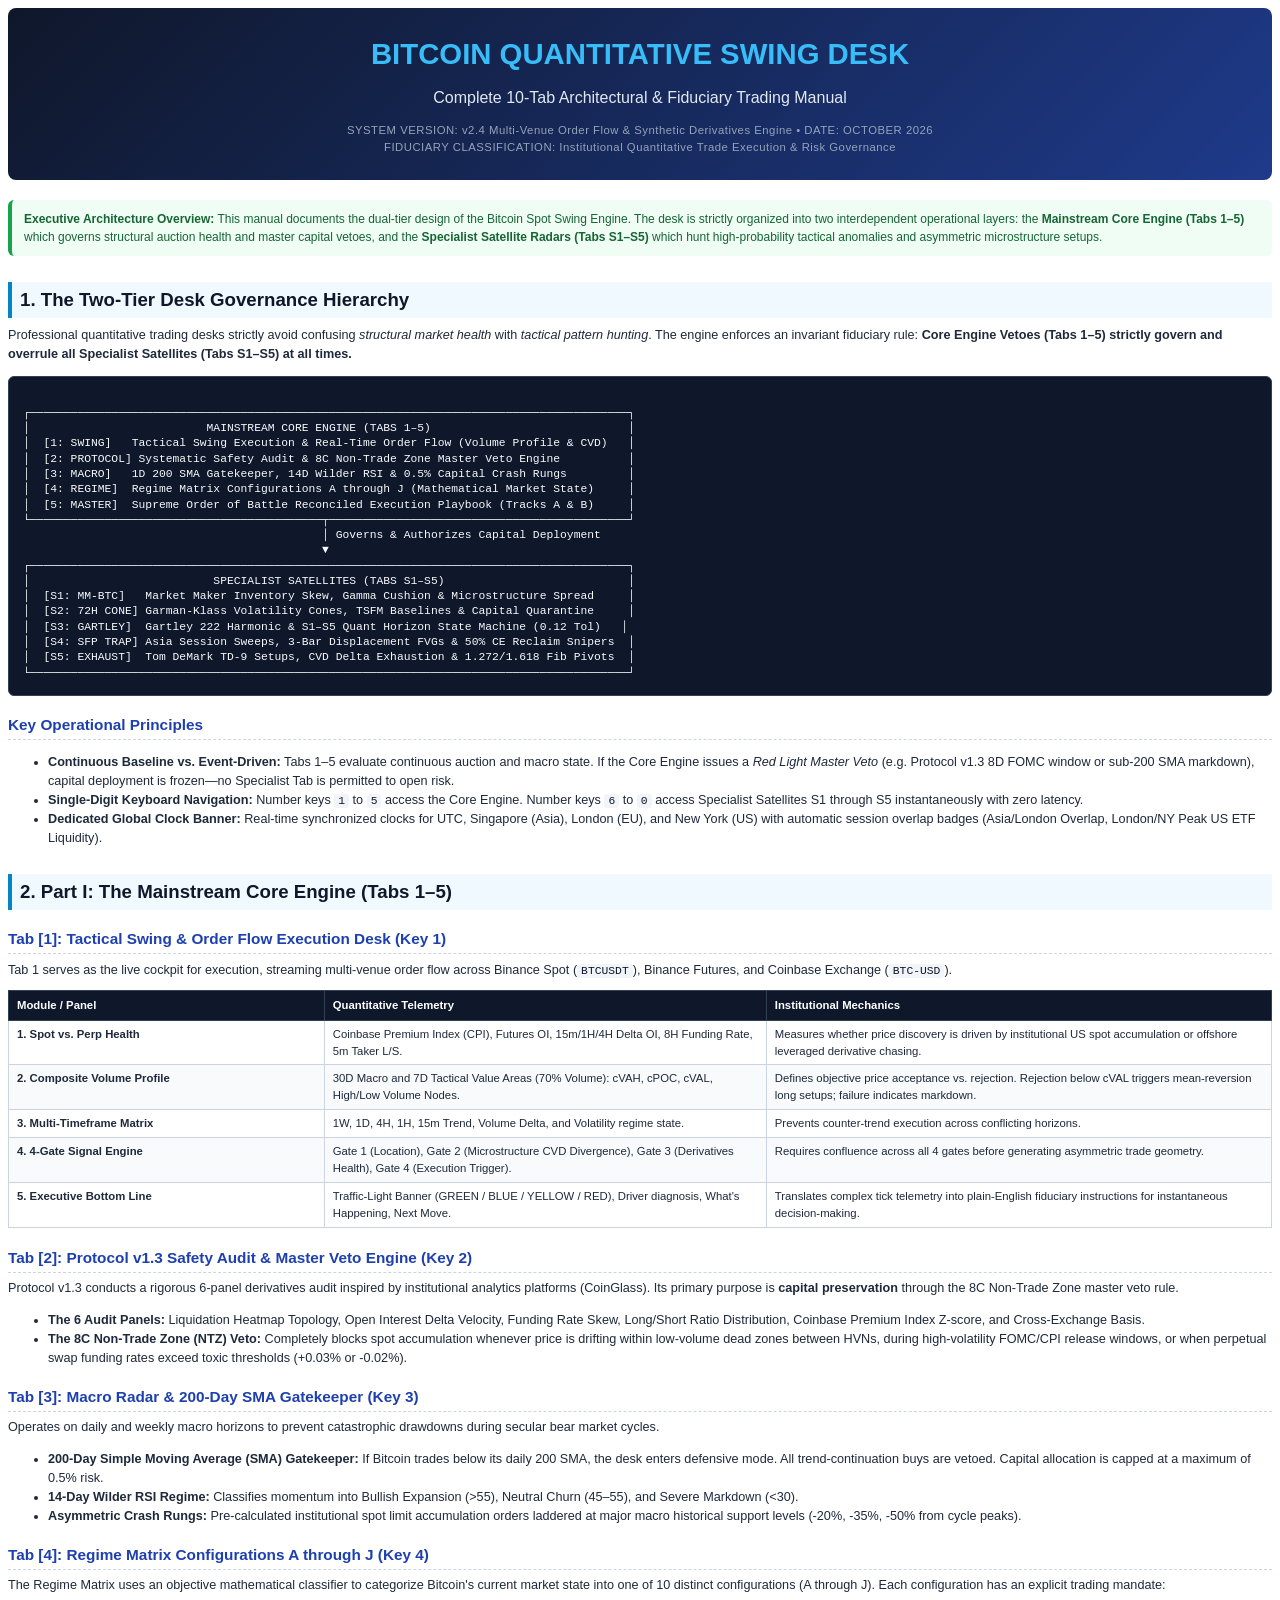
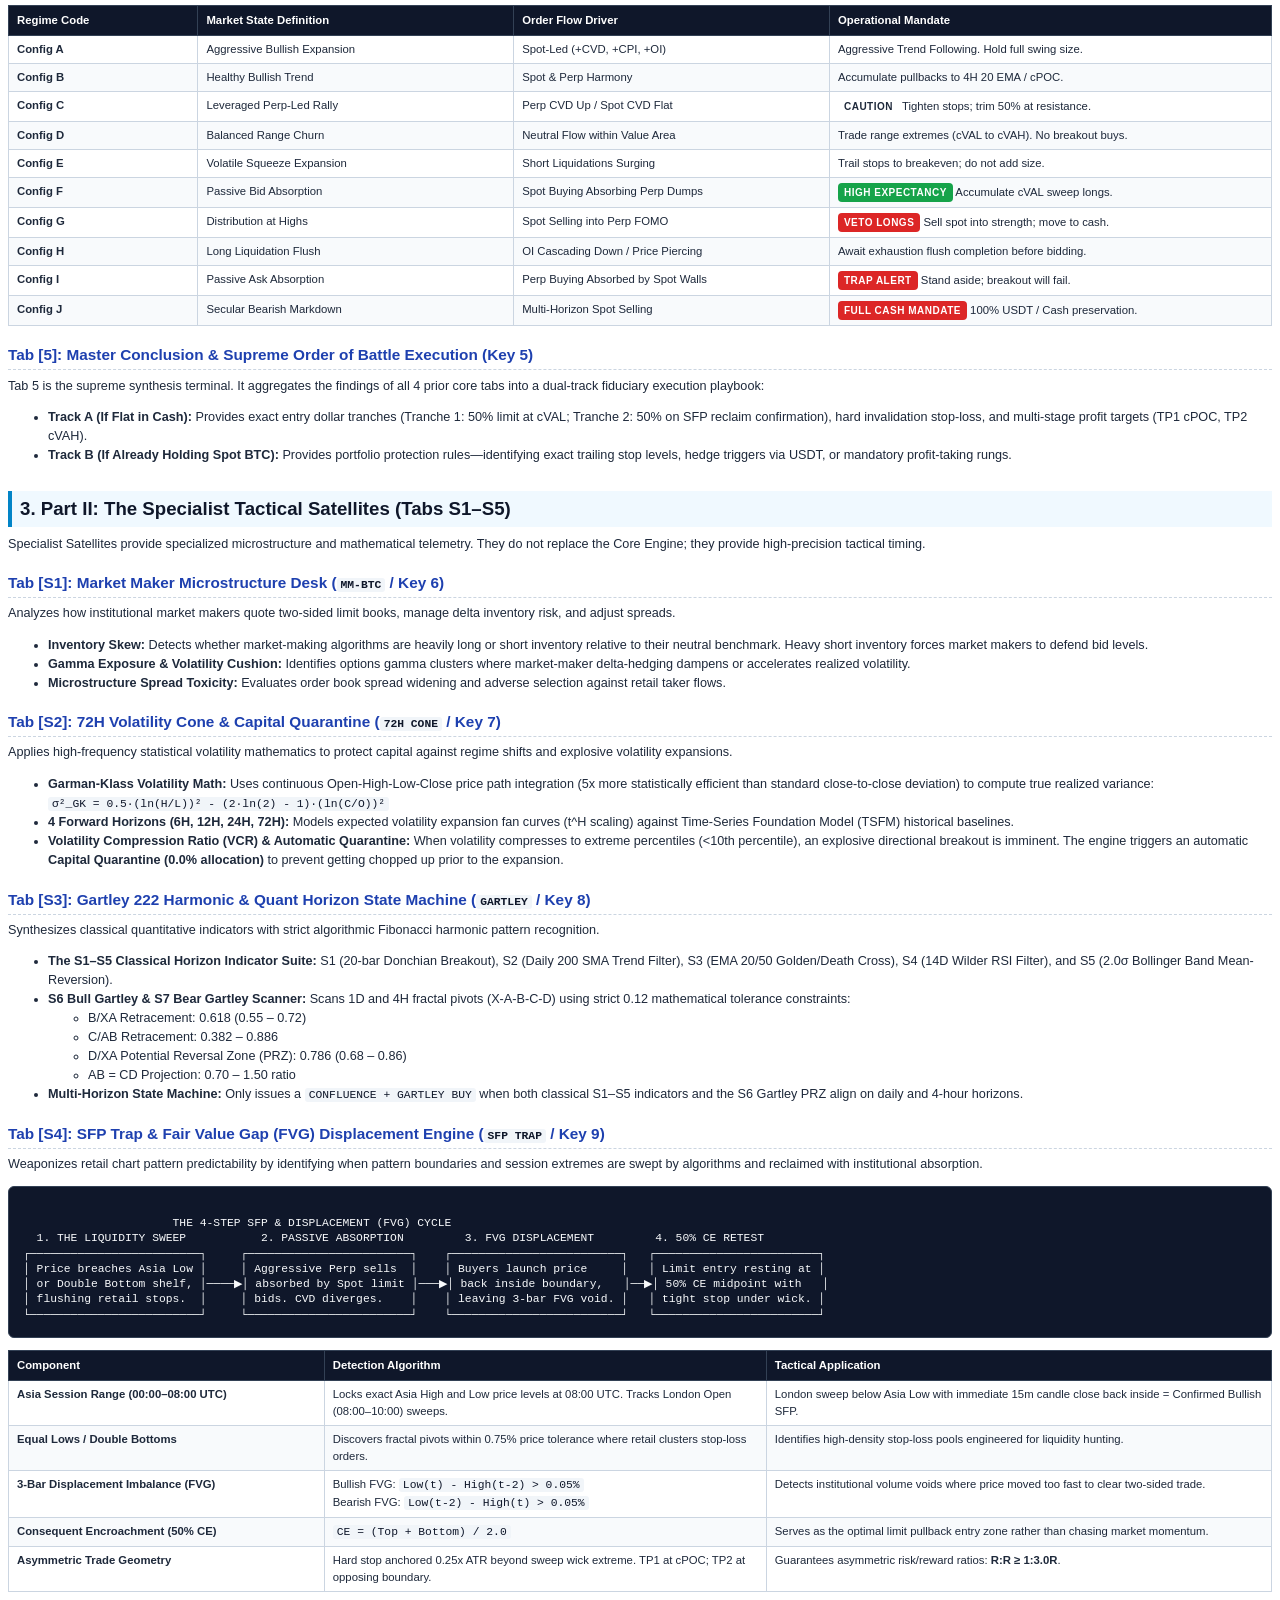
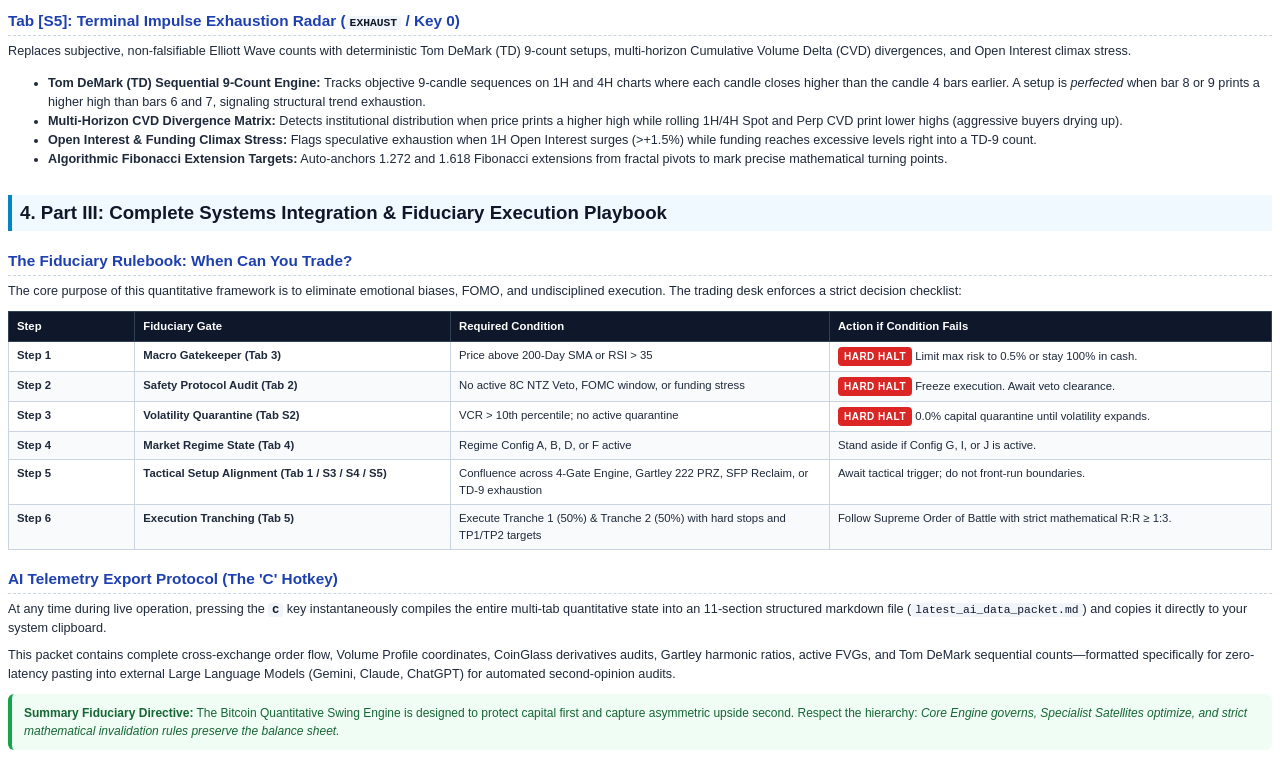
<file: docs/btc_swing_engine_manual.html>
<!DOCTYPE html>
<html lang="en">
<head>
<meta charset="UTF-8">
<title>BTC Quantitative Swing Desk: The Complete 10-Tab Manual</title>
<style>
  @page {
    size: A4 portrait;
    margin: 16mm 14mm 16mm 14mm;
    @bottom-right {
      content: "Page " counter(page) " of " counter(pages);
      font-size: 8pt;
      font-family: 'Segoe UI', Arial, sans-serif;
      color: #64748b;
    }
    @bottom-left {
      content: "BTC Quantitative Swing Engine • Institutional Fiduciary Architecture";
      font-size: 8pt;
      font-family: 'Segoe UI', Arial, sans-serif;
      color: #64748b;
    }
  }

  body {
    font-family: 'Segoe UI', -apple-system, BlinkMacSystemFont, Roboto, Helvetica, Arial, sans-serif;
    color: #1e293b;
    background-color: #ffffff;
    line-height: 1.5;
    font-size: 9.5pt;
  }

  h1, h2, h3, h4 {
    color: #0f172a;
    font-weight: 700;
    margin-top: 1.2em;
    margin-bottom: 0.4em;
    page-break-after: avoid;
  }

  h1 {
    font-size: 20pt;
    border-bottom: 2px solid #0284c7;
    padding-bottom: 4px;
    margin-top: 0;
    color: #0369a1;
  }

  h2 {
    font-size: 14pt;
    border-left: 4px solid #0284c7;
    padding-left: 8px;
    background-color: #f0f9ff;
    padding-top: 4px;
    padding-bottom: 4px;
    margin-top: 1.4em;
  }

  h3 {
    font-size: 11.5pt;
    color: #1e40af;
    border-bottom: 1px dashed #cbd5e1;
    padding-bottom: 2px;
  }

  p {
    margin-top: 0.3em;
    margin-bottom: 0.6em;
  }

  .page-break {
    page-break-before: always;
  }

  .avoid-break {
    page-break-inside: avoid;
  }

  /* Title Block */
  .title-block {
    text-align: center;
    padding: 24px 16px;
    background: linear-gradient(135deg, #0f172a 0%, #1e3a8a 100%);
    color: #ffffff;
    border-radius: 8px;
    margin-bottom: 20px;
  }

  .title-block h1 {
    color: #38bdf8;
    border-bottom: none;
    font-size: 22pt;
    margin-bottom: 6px;
  }

  .title-block .subtitle {
    font-size: 12pt;
    color: #e2e8f0;
    font-weight: 400;
    margin-bottom: 12px;
  }

  .title-block .meta {
    font-size: 8.5pt;
    color: #94a3b8;
    letter-spacing: 0.5px;
  }

  /* Architecture Box Diagram */
  .diagram-box {
    background-color: #0f172a;
    color: #f8fafc;
    border-radius: 6px;
    padding: 14px;
    font-family: 'Consolas', 'Courier New', monospace;
    font-size: 8.5pt;
    line-height: 1.35;
    white-space: pre;
    overflow-x: auto;
    margin: 12px 0;
    border: 1px solid #334155;
  }

  /* Table styling */
  table {
    width: 100%;
    border-collapse: collapse;
    margin: 10px 0 14px 0;
    font-size: 8.5pt;
    page-break-inside: avoid;
  }

  th {
    background-color: #0f172a;
    color: #ffffff;
    font-weight: 600;
    text-align: left;
    padding: 6px 8px;
    border: 1px solid #334155;
  }

  td {
    padding: 5px 8px;
    border: 1px solid #cbd5e1;
    vertical-align: top;
  }

  tr:nth-child(even) {
    background-color: #f8fafc;
  }

  /* Callout Badges & Alerts */
  .alert {
    padding: 10px 12px;
    border-radius: 6px;
    margin: 10px 0;
    font-size: 9pt;
    page-break-inside: avoid;
  }

  .alert-info {
    background-color: #f0fdf4;
    border-left: 4px solid #16a34a;
    color: #166534;
  }

  .alert-warning {
    background-color: #fffbeb;
    border-left: 4px solid #d97706;
    color: #92400e;
  }

  .alert-danger {
    background-color: #fef2f2;
    border-left: 4px solid #dc2626;
    color: #991b1b;
  }

  .badge {
    display: inline-block;
    padding: 2px 6px;
    border-radius: 4px;
    font-size: 7.5pt;
    font-weight: 700;
    text-transform: uppercase;
    letter-spacing: 0.5px;
  }

  .badge-core { background-color: #0284c7; color: #ffffff; }
  .badge-spec { background-color: #7c3aed; color: #ffffff; }
  .badge-veto { background-color: #dc2626; color: #ffffff; }
  .badge-long { background-color: #16a34a; color: #ffffff; }

  code {
    font-family: 'Consolas', monospace;
    font-size: 8.5pt;
    background-color: #f1f5f9;
    padding: 1px 4px;
    border-radius: 3px;
    color: #0f172a;
  }
</style>
</head>
<body>

<!-- TITLE COVER -->
<div class="title-block">
  <h1>BITCOIN QUANTITATIVE SWING DESK</h1>
  <div class="subtitle">Complete 10-Tab Architectural & Fiduciary Trading Manual</div>
  <div class="meta">
    SYSTEM VERSION: v2.4 Multi-Venue Order Flow & Synthetic Derivatives Engine • DATE: OCTOBER 2026<br>
    FIDUCIARY CLASSIFICATION: Institutional Quantitative Trade Execution & Risk Governance
  </div>
</div>

<div class="alert alert-info">
  <strong>Executive Architecture Overview:</strong> This manual documents the dual-tier design of the Bitcoin Spot Swing Engine. The desk is strictly organized into two interdependent operational layers: the <strong>Mainstream Core Engine (Tabs 1–5)</strong> which governs structural auction health and master capital vetoes, and the <strong>Specialist Satellite Radars (Tabs S1–S5)</strong> which hunt high-probability tactical anomalies and asymmetric microstructure setups.
</div>

<h2>1. The Two-Tier Desk Governance Hierarchy</h2>
<p>
Professional quantitative trading desks strictly avoid confusing <em>structural market health</em> with <em>tactical pattern hunting</em>. The engine enforces an invariant fiduciary rule:
<strong>Core Engine Vetoes (Tabs 1–5) strictly govern and overrule all Specialist Satellites (Tabs S1–S5) at all times.</strong>
</p>

<div class="diagram-box">
┌────────────────────────────────────────────────────────────────────────────────────────┐
│                          MAINSTREAM CORE ENGINE (TABS 1–5)                             │
│  [1: SWING]   Tactical Swing Execution & Real-Time Order Flow (Volume Profile & CVD)   │
│  [2: PROTOCOL] Systematic Safety Audit & 8C Non-Trade Zone Master Veto Engine          │
│  [3: MACRO]   1D 200 SMA Gatekeeper, 14D Wilder RSI & 0.5% Capital Crash Rungs         │
│  [4: REGIME]  Regime Matrix Configurations A through J (Mathematical Market State)     │
│  [5: MASTER]  Supreme Order of Battle Reconciled Execution Playbook (Tracks A & B)     │
└───────────────────────────────────────────┬────────────────────────────────────────────┘
                                            │ Governs & Authorizes Capital Deployment
                                            ▼
┌────────────────────────────────────────────────────────────────────────────────────────┐
│                           SPECIALIST SATELLITES (TABS S1–S5)                           │
│  [S1: MM-BTC]   Market Maker Inventory Skew, Gamma Cushion & Microstructure Spread     │
│  [S2: 72H CONE] Garman-Klass Volatility Cones, TSFM Baselines & Capital Quarantine     │
│  [S3: GARTLEY]  Gartley 222 Harmonic & S1–S5 Quant Horizon State Machine (0.12 Tol)   │
│  [S4: SFP TRAP] Asia Session Sweeps, 3-Bar Displacement FVGs & 50% CE Reclaim Snipers  │
│  [S5: EXHAUST]  Tom DeMark TD-9 Setups, CVD Delta Exhaustion & 1.272/1.618 Fib Pivots  │
└────────────────────────────────────────────────────────────────────────────────────────┘
</div>

<div class="avoid-break">
<h3>Key Operational Principles</h3>
<ul>
  <li><strong>Continuous Baseline vs. Event-Driven:</strong> Tabs 1–5 evaluate continuous auction and macro state. If the Core Engine issues a <em>Red Light Master Veto</em> (e.g. Protocol v1.3 8D FOMC window or sub-200 SMA markdown), capital deployment is frozen—no Specialist Tab is permitted to open risk.</li>
  <li><strong>Single-Digit Keyboard Navigation:</strong> Number keys <code>1</code> to <code>5</code> access the Core Engine. Number keys <code>6</code> to <code>0</code> access Specialist Satellites S1 through S5 instantaneously with zero latency.</li>
  <li><strong>Dedicated Global Clock Banner:</strong> Real-time synchronized clocks for UTC, Singapore (Asia), London (EU), and New York (US) with automatic session overlap badges (Asia/London Overlap, London/NY Peak US ETF Liquidity).</li>
</ul>
</div>

<div class="page-break"></div>

<h2>2. Part I: The Mainstream Core Engine (Tabs 1–5)</h2>

<h3>Tab [1]: Tactical Swing & Order Flow Execution Desk (Key 1)</h3>
<p>
Tab 1 serves as the live cockpit for execution, streaming multi-venue order flow across Binance Spot (<code>BTCUSDT</code>), Binance Futures, and Coinbase Exchange (<code>BTC-USD</code>).
</p>
<table>
  <thead>
    <tr>
      <th style="width: 25%;">Module / Panel</th>
      <th style="width: 35%;">Quantitative Telemetry</th>
      <th style="width: 40%;">Institutional Mechanics</th>
    </tr>
  </thead>
  <tbody>
    <tr>
      <td><strong>1. Spot vs. Perp Health</strong></td>
      <td>Coinbase Premium Index (CPI), Futures OI, 15m/1H/4H Delta OI, 8H Funding Rate, 5m Taker L/S.</td>
      <td>Measures whether price discovery is driven by institutional US spot accumulation or offshore leveraged derivative chasing.</td>
    </tr>
    <tr>
      <td><strong>2. Composite Volume Profile</strong></td>
      <td>30D Macro and 7D Tactical Value Areas (70% Volume): cVAH, cPOC, cVAL, High/Low Volume Nodes.</td>
      <td>Defines objective price acceptance vs. rejection. Rejection below cVAL triggers mean-reversion long setups; failure indicates markdown.</td>
    </tr>
    <tr>
      <td><strong>3. Multi-Timeframe Matrix</strong></td>
      <td>1W, 1D, 4H, 1H, 15m Trend, Volume Delta, and Volatility regime state.</td>
      <td>Prevents counter-trend execution across conflicting horizons.</td>
    </tr>
    <tr>
      <td><strong>4. 4-Gate Signal Engine</strong></td>
      <td>Gate 1 (Location), Gate 2 (Microstructure CVD Divergence), Gate 3 (Derivatives Health), Gate 4 (Execution Trigger).</td>
      <td>Requires confluence across all 4 gates before generating asymmetric trade geometry.</td>
    </tr>
    <tr>
      <td><strong>5. Executive Bottom Line</strong></td>
      <td>Traffic-Light Banner (GREEN / BLUE / YELLOW / RED), Driver diagnosis, What's Happening, Next Move.</td>
      <td>Translates complex tick telemetry into plain-English fiduciary instructions for instantaneous decision-making.</td>
    </tr>
  </tbody>
</table>

<h3>Tab [2]: Protocol v1.3 Safety Audit & Master Veto Engine (Key 2)</h3>
<p>
Protocol v1.3 conducts a rigorous 6-panel derivatives audit inspired by institutional analytics platforms (CoinGlass). Its primary purpose is <strong>capital preservation</strong> through the 8C Non-Trade Zone master veto rule.
</p>
<ul>
  <li><strong>The 6 Audit Panels:</strong> Liquidation Heatmap Topology, Open Interest Delta Velocity, Funding Rate Skew, Long/Short Ratio Distribution, Coinbase Premium Index Z-score, and Cross-Exchange Basis.</li>
  <li><strong>The 8C Non-Trade Zone (NTZ) Veto:</strong> Completely blocks spot accumulation whenever price is drifting within low-volume dead zones between HVNs, during high-volatility FOMC/CPI release windows, or when perpetual swap funding rates exceed toxic thresholds (+0.03% or -0.02%).</li>
</ul>

<h3>Tab [3]: Macro Radar & 200-Day SMA Gatekeeper (Key 3)</h3>
<p>
Operates on daily and weekly macro horizons to prevent catastrophic drawdowns during secular bear market cycles.
</p>
<ul>
  <li><strong>200-Day Simple Moving Average (SMA) Gatekeeper:</strong> If Bitcoin trades below its daily 200 SMA, the desk enters defensive mode. All trend-continuation buys are vetoed. Capital allocation is capped at a maximum of 0.5% risk.</li>
  <li><strong>14-Day Wilder RSI Regime:</strong> Classifies momentum into Bullish Expansion (&gt;55), Neutral Churn (45–55), and Severe Markdown (&lt;30).</li>
  <li><strong>Asymmetric Crash Rungs:</strong> Pre-calculated institutional spot limit accumulation orders laddered at major macro historical support levels (-20%, -35%, -50% from cycle peaks).</li>
</ul>

<div class="page-break"></div>

<h3>Tab [4]: Regime Matrix Configurations A through J (Key 4)</h3>
<p>
The Regime Matrix uses an objective mathematical classifier to categorize Bitcoin's current market state into one of 10 distinct configurations (A through J). Each configuration has an explicit trading mandate:
</p>
<table>
  <thead>
    <tr>
      <th style="width: 15%;">Regime Code</th>
      <th style="width: 25%;">Market State Definition</th>
      <th style="width: 25%;">Order Flow Driver</th>
      <th style="width: 35%;">Operational Mandate</th>
    </tr>
  </thead>
  <tbody>
    <tr>
      <td><strong>Config A</strong></td>
      <td>Aggressive Bullish Expansion</td>
      <td>Spot-Led (+CVD, +CPI, +OI)</td>
      <td>Aggressive Trend Following. Hold full swing size.</td>
    </tr>
    <tr>
      <td><strong>Config B</strong></td>
      <td>Healthy Bullish Trend</td>
      <td>Spot & Perp Harmony</td>
      <td>Accumulate pullbacks to 4H 20 EMA / cPOC.</td>
    </tr>
    <tr>
      <td><strong>Config C</strong></td>
      <td>Leveraged Perp-Led Rally</td>
      <td>Perp CVD Up / Spot CVD Flat</td>
      <td><span class="badge badge-warning">Caution</span> Tighten stops; trim 50% at resistance.</td>
    </tr>
    <tr>
      <td><strong>Config D</strong></td>
      <td>Balanced Range Churn</td>
      <td>Neutral Flow within Value Area</td>
      <td>Trade range extremes (cVAL to cVAH). No breakout buys.</td>
    </tr>
    <tr>
      <td><strong>Config E</strong></td>
      <td>Volatile Squeeze Expansion</td>
      <td>Short Liquidations Surging</td>
      <td>Trail stops to breakeven; do not add size.</td>
    </tr>
    <tr>
      <td><strong>Config F</strong></td>
      <td>Passive Bid Absorption</td>
      <td>Spot Buying Absorbing Perp Dumps</td>
      <td><span class="badge badge-long">High Expectancy</span> Accumulate cVAL sweep longs.</td>
    </tr>
    <tr>
      <td><strong>Config G</strong></td>
      <td>Distribution at Highs</td>
      <td>Spot Selling into Perp FOMO</td>
      <td><span class="badge badge-veto">Veto Longs</span> Sell spot into strength; move to cash.</td>
    </tr>
    <tr>
      <td><strong>Config H</strong></td>
      <td>Long Liquidation Flush</td>
      <td>OI Cascading Down / Price Piercing</td>
      <td>Await exhaustion flush completion before bidding.</td>
    </tr>
    <tr>
      <td><strong>Config I</strong></td>
      <td>Passive Ask Absorption</td>
      <td>Perp Buying Absorbed by Spot Walls</td>
      <td><span class="badge badge-veto">Trap Alert</span> Stand aside; breakout will fail.</td>
    </tr>
    <tr>
      <td><strong>Config J</strong></td>
      <td>Secular Bearish Markdown</td>
      <td>Multi-Horizon Spot Selling</td>
      <td><span class="badge badge-veto">Full Cash Mandate</span> 100% USDT / Cash preservation.</td>
    </tr>
  </tbody>
</table>

<h3>Tab [5]: Master Conclusion & Supreme Order of Battle Execution (Key 5)</h3>
<p>
Tab 5 is the supreme synthesis terminal. It aggregates the findings of all 4 prior core tabs into a dual-track fiduciary execution playbook:
</p>
<ul>
  <li><strong>Track A (If Flat in Cash):</strong> Provides exact entry dollar tranches (Tranche 1: 50% limit at cVAL; Tranche 2: 50% on SFP reclaim confirmation), hard invalidation stop-loss, and multi-stage profit targets (TP1 cPOC, TP2 cVAH).</li>
  <li><strong>Track B (If Already Holding Spot BTC):</strong> Provides portfolio protection rules—identifying exact trailing stop levels, hedge triggers via USDT, or mandatory profit-taking rungs.</li>
</ul>

<div class="page-break"></div>

<h2>3. Part II: The Specialist Tactical Satellites (Tabs S1–S5)</h2>
<p>
Specialist Satellites provide specialized microstructure and mathematical telemetry. They do not replace the Core Engine; they provide high-precision tactical timing.
</p>

<h3>Tab [S1]: Market Maker Microstructure Desk (<code>MM-BTC</code> / Key 6)</h3>
<p>
Analyzes how institutional market makers quote two-sided limit books, manage delta inventory risk, and adjust spreads.
</p>
<ul>
  <li><strong>Inventory Skew:</strong> Detects whether market-making algorithms are heavily long or short inventory relative to their neutral benchmark. Heavy short inventory forces market makers to defend bid levels.</li>
  <li><strong>Gamma Exposure & Volatility Cushion:</strong> Identifies options gamma clusters where market-maker delta-hedging dampens or accelerates realized volatility.</li>
  <li><strong>Microstructure Spread Toxicity:</strong> Evaluates order book spread widening and adverse selection against retail taker flows.</li>
</ul>

<h3>Tab [S2]: 72H Volatility Cone & Capital Quarantine (<code>72H CONE</code> / Key 7)</h3>
<p>
Applies high-frequency statistical volatility mathematics to protect capital against regime shifts and explosive volatility expansions.
</p>
<ul>
  <li><strong>Garman-Klass Volatility Math:</strong> Uses continuous Open-High-Low-Close price path integration (5x more statistically efficient than standard close-to-close deviation) to compute true realized variance:
    <br><code>σ²_GK = 0.5·(ln(H/L))² - (2·ln(2) - 1)·(ln(C/O))²</code></li>
  <li><strong>4 Forward Horizons (6H, 12H, 24H, 72H):</strong> Models expected volatility expansion fan curves (t^H scaling) against Time-Series Foundation Model (TSFM) historical baselines.</li>
  <li><strong>Volatility Compression Ratio (VCR) & Automatic Quarantine:</strong> When volatility compresses to extreme percentiles (&lt;10th percentile), an explosive directional breakout is imminent. The engine triggers an automatic <strong>Capital Quarantine (0.0% allocation)</strong> to prevent getting chopped up prior to the expansion.</li>
</ul>

<h3>Tab [S3]: Gartley 222 Harmonic & Quant Horizon State Machine (<code>GARTLEY</code> / Key 8)</h3>
<p>
Synthesizes classical quantitative indicators with strict algorithmic Fibonacci harmonic pattern recognition.
</p>
<ul>
  <li><strong>The S1–S5 Classical Horizon Indicator Suite:</strong> S1 (20-bar Donchian Breakout), S2 (Daily 200 SMA Trend Filter), S3 (EMA 20/50 Golden/Death Cross), S4 (14D Wilder RSI Filter), and S5 (2.0σ Bollinger Band Mean-Reversion).</li>
  <li><strong>S6 Bull Gartley & S7 Bear Gartley Scanner:</strong> Scans 1D and 4H fractal pivots (X-A-B-C-D) using strict 0.12 mathematical tolerance constraints:
    <ul>
      <li>B/XA Retracement: 0.618 (0.55 – 0.72)</li>
      <li>C/AB Retracement: 0.382 – 0.886</li>
      <li>D/XA Potential Reversal Zone (PRZ): 0.786 (0.68 – 0.86)</li>
      <li>AB = CD Projection: 0.70 – 1.50 ratio</li>
    </ul>
  </li>
  <li><strong>Multi-Horizon State Machine:</strong> Only issues a <code>CONFLUENCE + GARTLEY BUY</code> when both classical S1–S5 indicators and the S6 Gartley PRZ align on daily and 4-hour horizons.</li>
</ul>

<div class="page-break"></div>

<h3>Tab [S4]: SFP Trap & Fair Value Gap (FVG) Displacement Engine (<code>SFP TRAP</code> / Key 9)</h3>
<p>
Weaponizes retail chart pattern predictability by identifying when pattern boundaries and session extremes are swept by algorithms and reclaimed with institutional absorption.
</p>

<div class="diagram-box">
                      THE 4-STEP SFP & DISPLACEMENT (FVG) CYCLE
  1. THE LIQUIDITY SWEEP           2. PASSIVE ABSORPTION         3. FVG DISPLACEMENT         4. 50% CE RETEST
┌─────────────────────────┐     ┌────────────────────────┐    ┌─────────────────────────┐   ┌────────────────────────┐
│ Price breaches Asia Low │     │ Aggressive Perp sells  │    │ Buyers launch price     │   │ Limit entry resting at │
│ or Double Bottom shelf, │────▶│ absorbed by Spot limit │───▶│ back inside boundary,   │──▶│ 50% CE midpoint with   │
│ flushing retail stops.  │     │ bids. CVD diverges.    │    │ leaving 3-bar FVG void. │   │ tight stop under wick. │
└─────────────────────────┘     └────────────────────────┘    └─────────────────────────┘   └────────────────────────┘
</div>

<table>
  <thead>
    <tr>
      <th style="width: 25%;">Component</th>
      <th style="width: 35%;">Detection Algorithm</th>
      <th style="width: 40%;">Tactical Application</th>
    </tr>
  </thead>
  <tbody>
    <tr>
      <td><strong>Asia Session Range (00:00–08:00 UTC)</strong></td>
      <td>Locks exact Asia High and Low price levels at 08:00 UTC. Tracks London Open (08:00–10:00) sweeps.</td>
      <td>London sweep below Asia Low with immediate 15m candle close back inside = Confirmed Bullish SFP.</td>
    </tr>
    <tr>
      <td><strong>Equal Lows / Double Bottoms</strong></td>
      <td>Discovers fractal pivots within 0.75% price tolerance where retail clusters stop-loss orders.</td>
      <td>Identifies high-density stop-loss pools engineered for liquidity hunting.</td>
    </tr>
    <tr>
      <td><strong>3-Bar Displacement Imbalance (FVG)</strong></td>
      <td>Bullish FVG: <code>Low(t) - High(t-2) &gt; 0.05%</code><br>Bearish FVG: <code>Low(t-2) - High(t) &gt; 0.05%</code></td>
      <td>Detects institutional volume voids where price moved too fast to clear two-sided trade.</td>
    </tr>
    <tr>
      <td><strong>Consequent Encroachment (50% CE)</strong></td>
      <td><code>CE = (Top + Bottom) / 2.0</code></td>
      <td>Serves as the optimal limit pullback entry zone rather than chasing market momentum.</td>
    </tr>
    <tr>
      <td><strong>Asymmetric Trade Geometry</strong></td>
      <td>Hard stop anchored 0.25x ATR beyond sweep wick extreme. TP1 at cPOC; TP2 at opposing boundary.</td>
      <td>Guarantees asymmetric risk/reward ratios: <strong>R:R ≥ 1:3.0R</strong>.</td>
    </tr>
  </tbody>
</table>

<h3>Tab [S5]: Terminal Impulse Exhaustion Radar (<code>EXHAUST</code> / Key 0)</h3>
<p>
Replaces subjective, non-falsifiable Elliott Wave counts with deterministic Tom DeMark (TD) 9-count setups, multi-horizon Cumulative Volume Delta (CVD) divergences, and Open Interest climax stress.
</p>
<ul>
  <li><strong>Tom DeMark (TD) Sequential 9-Count Engine:</strong> Tracks objective 9-candle sequences on 1H and 4H charts where each candle closes higher than the candle 4 bars earlier. A setup is <em>perfected</em> when bar 8 or 9 prints a higher high than bars 6 and 7, signaling structural trend exhaustion.</li>
  <li><strong>Multi-Horizon CVD Divergence Matrix:</strong> Detects institutional distribution when price prints a higher high while rolling 1H/4H Spot and Perp CVD print lower highs (aggressive buyers drying up).</li>
  <li><strong>Open Interest & Funding Climax Stress:</strong> Flags speculative exhaustion when 1H Open Interest surges (&gt;+1.5%) while funding reaches excessive levels right into a TD-9 count.</li>
  <li><strong>Algorithmic Fibonacci Extension Targets:</strong> Auto-anchors 1.272 and 1.618 Fibonacci extensions from fractal pivots to mark precise mathematical turning points.</li>
</ul>

<div class="page-break"></div>

<h2>4. Part III: Complete Systems Integration & Fiduciary Execution Playbook</h2>

<h3>The Fiduciary Rulebook: When Can You Trade?</h3>
<p>
The core purpose of this quantitative framework is to eliminate emotional biases, FOMO, and undisciplined execution. The trading desk enforces a strict decision checklist:
</p>

<table>
  <thead>
    <tr>
      <th style="width: 10%;">Step</th>
      <th style="width: 25%;">Fiduciary Gate</th>
      <th style="width: 30%;">Required Condition</th>
      <th style="width: 35%;">Action if Condition Fails</th>
    </tr>
  </thead>
  <tbody>
    <tr>
      <td><strong>Step 1</strong></td>
      <td><strong>Macro Gatekeeper (Tab 3)</strong></td>
      <td>Price above 200-Day SMA or RSI &gt; 35</td>
      <td><span class="badge badge-veto">Hard Halt</span> Limit max risk to 0.5% or stay 100% in cash.</td>
    </tr>
    <tr>
      <td><strong>Step 2</strong></td>
      <td><strong>Safety Protocol Audit (Tab 2)</strong></td>
      <td>No active 8C NTZ Veto, FOMC window, or funding stress</td>
      <td><span class="badge badge-veto">Hard Halt</span> Freeze execution. Await veto clearance.</td>
    </tr>
    <tr>
      <td><strong>Step 3</strong></td>
      <td><strong>Volatility Quarantine (Tab S2)</strong></td>
      <td>VCR &gt; 10th percentile; no active quarantine</td>
      <td><span class="badge badge-veto">Hard Halt</span> 0.0% capital quarantine until volatility expands.</td>
    </tr>
    <tr>
      <td><strong>Step 4</strong></td>
      <td><strong>Market Regime State (Tab 4)</strong></td>
      <td>Regime Config A, B, D, or F active</td>
      <td>Stand aside if Config G, I, or J is active.</td>
    </tr>
    <tr>
      <td><strong>Step 5</strong></td>
      <td><strong>Tactical Setup Alignment (Tab 1 / S3 / S4 / S5)</strong></td>
      <td>Confluence across 4-Gate Engine, Gartley 222 PRZ, SFP Reclaim, or TD-9 exhaustion</td>
      <td>Await tactical trigger; do not front-run boundaries.</td>
    </tr>
    <tr>
      <td><strong>Step 6</strong></td>
      <td><strong>Execution Tranching (Tab 5)</strong></td>
      <td>Execute Tranche 1 (50%) & Tranche 2 (50%) with hard stops and TP1/TP2 targets</td>
      <td>Follow Supreme Order of Battle with strict mathematical R:R ≥ 1:3.</td>
    </tr>
  </tbody>
</table>

<h3>AI Telemetry Export Protocol (The 'C' Hotkey)</h3>
<p>
At any time during live operation, pressing the <strong><code>C</code></strong> key instantaneously compiles the entire multi-tab quantitative state into an 11-section structured markdown file (<code>latest_ai_data_packet.md</code>) and copies it directly to your system clipboard.
</p>
<p>
This packet contains complete cross-exchange order flow, Volume Profile coordinates, CoinGlass derivatives audits, Gartley harmonic ratios, active FVGs, and Tom DeMark sequential counts—formatted specifically for zero-latency pasting into external Large Language Models (Gemini, Claude, ChatGPT) for automated second-opinion audits.
</p>

<div class="alert alert-info">
  <strong>Summary Fiduciary Directive:</strong> The Bitcoin Quantitative Swing Engine is designed to protect capital first and capture asymmetric upside second. Respect the hierarchy: <em>Core Engine governs, Specialist Satellites optimize, and strict mathematical invalidation rules preserve the balance sheet.</em>
</div>

</body>
</html>
</file>
